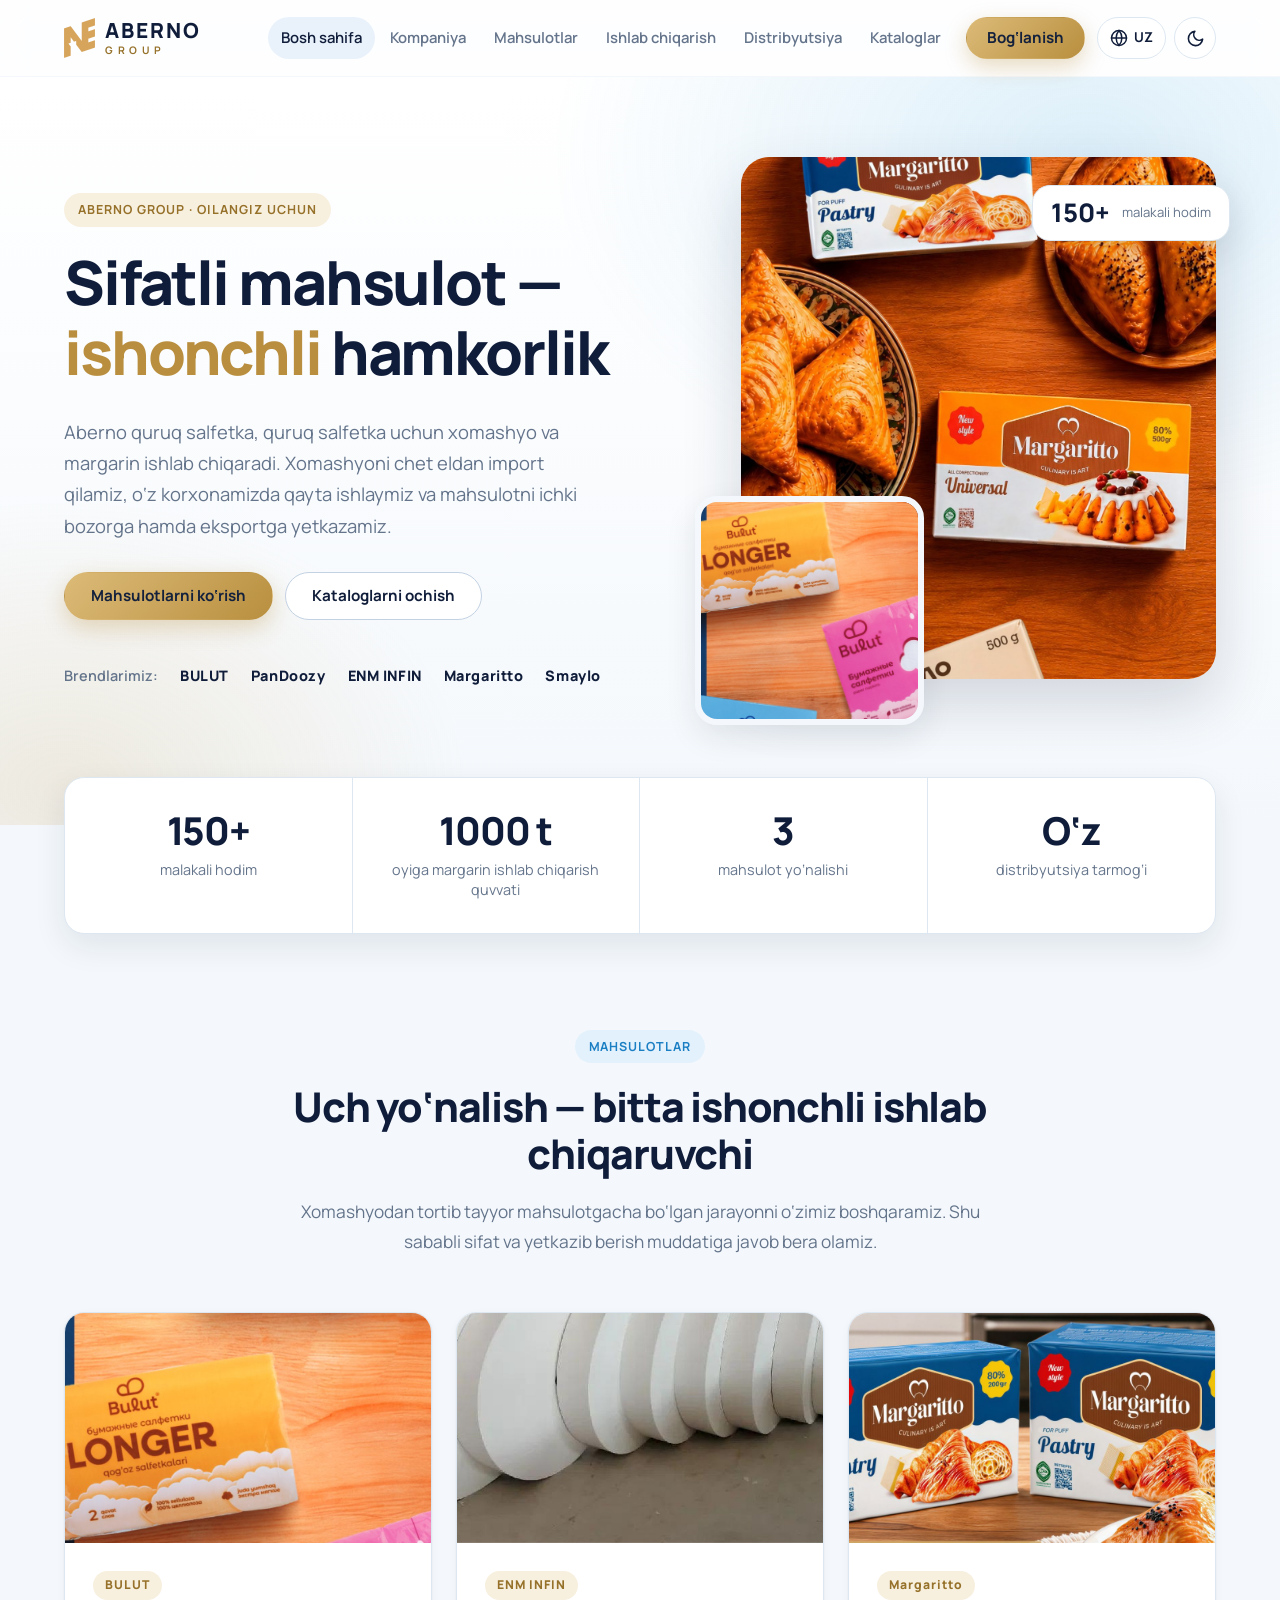
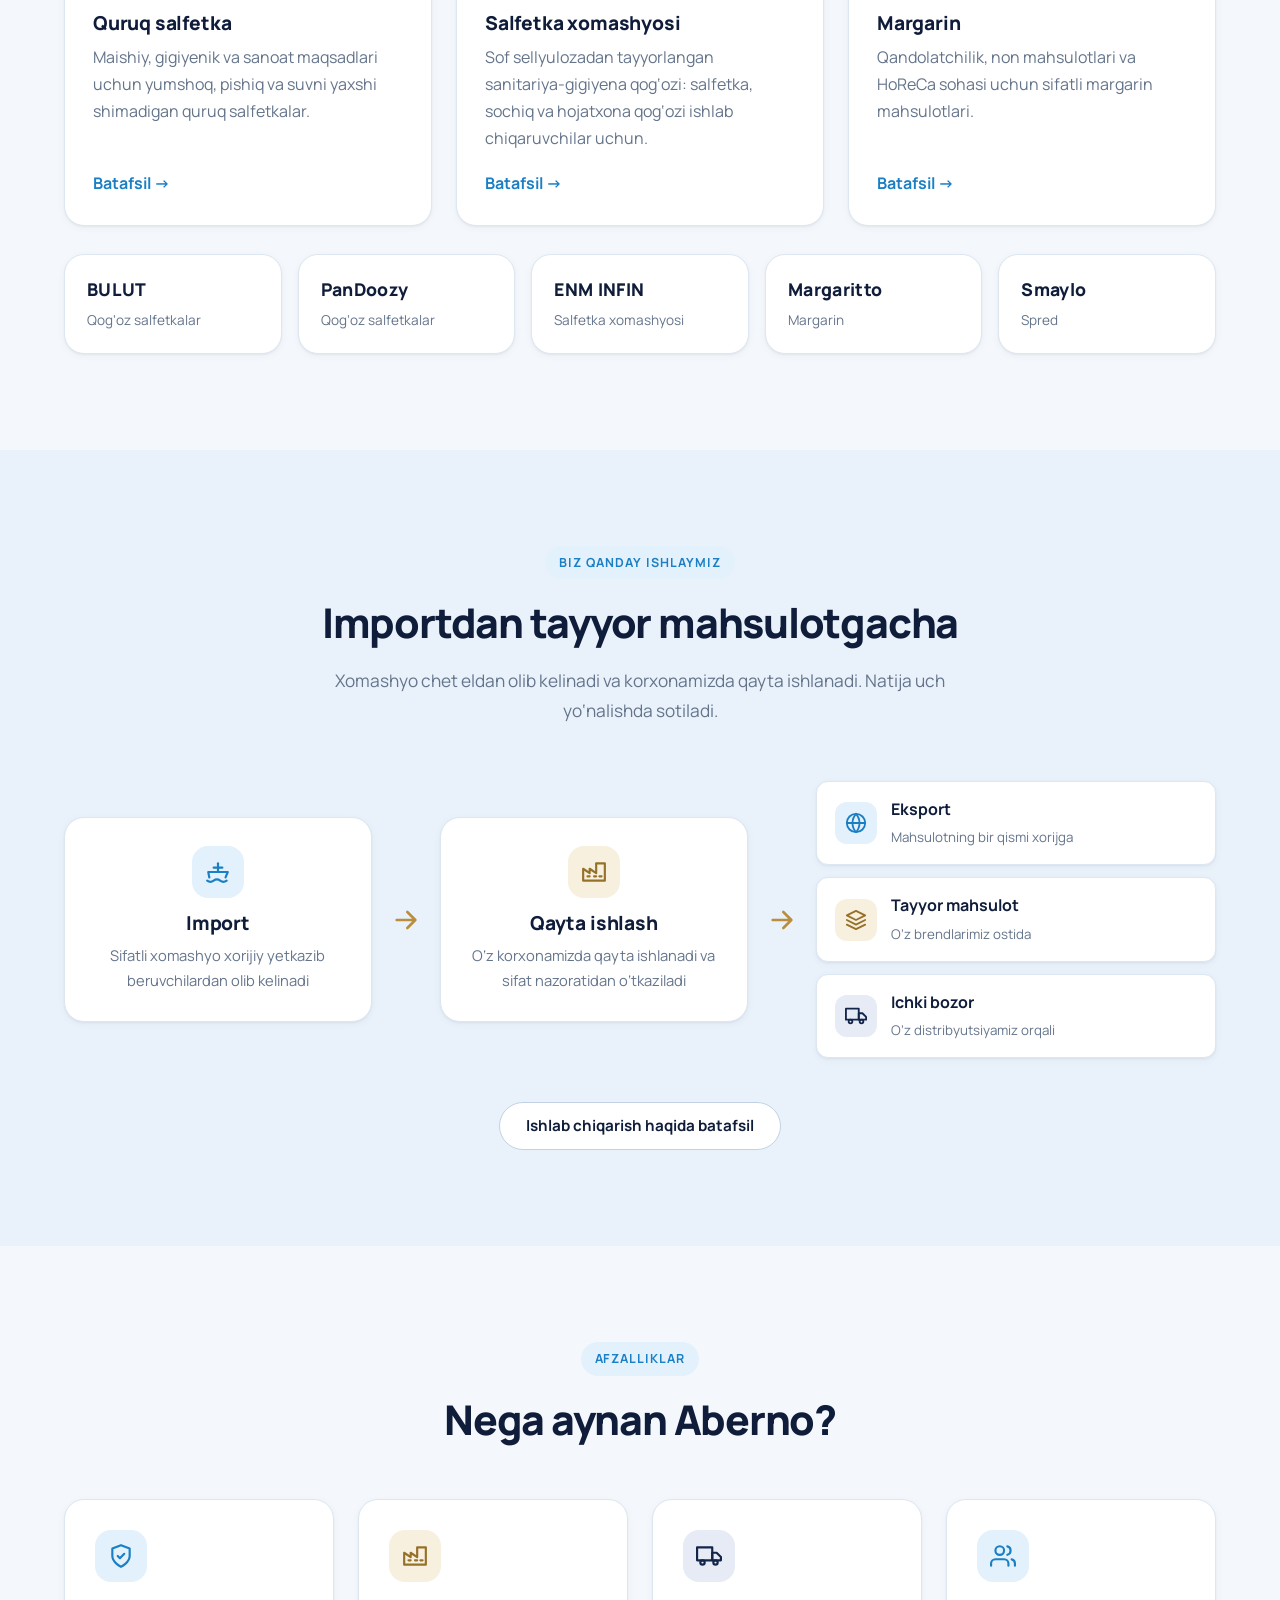
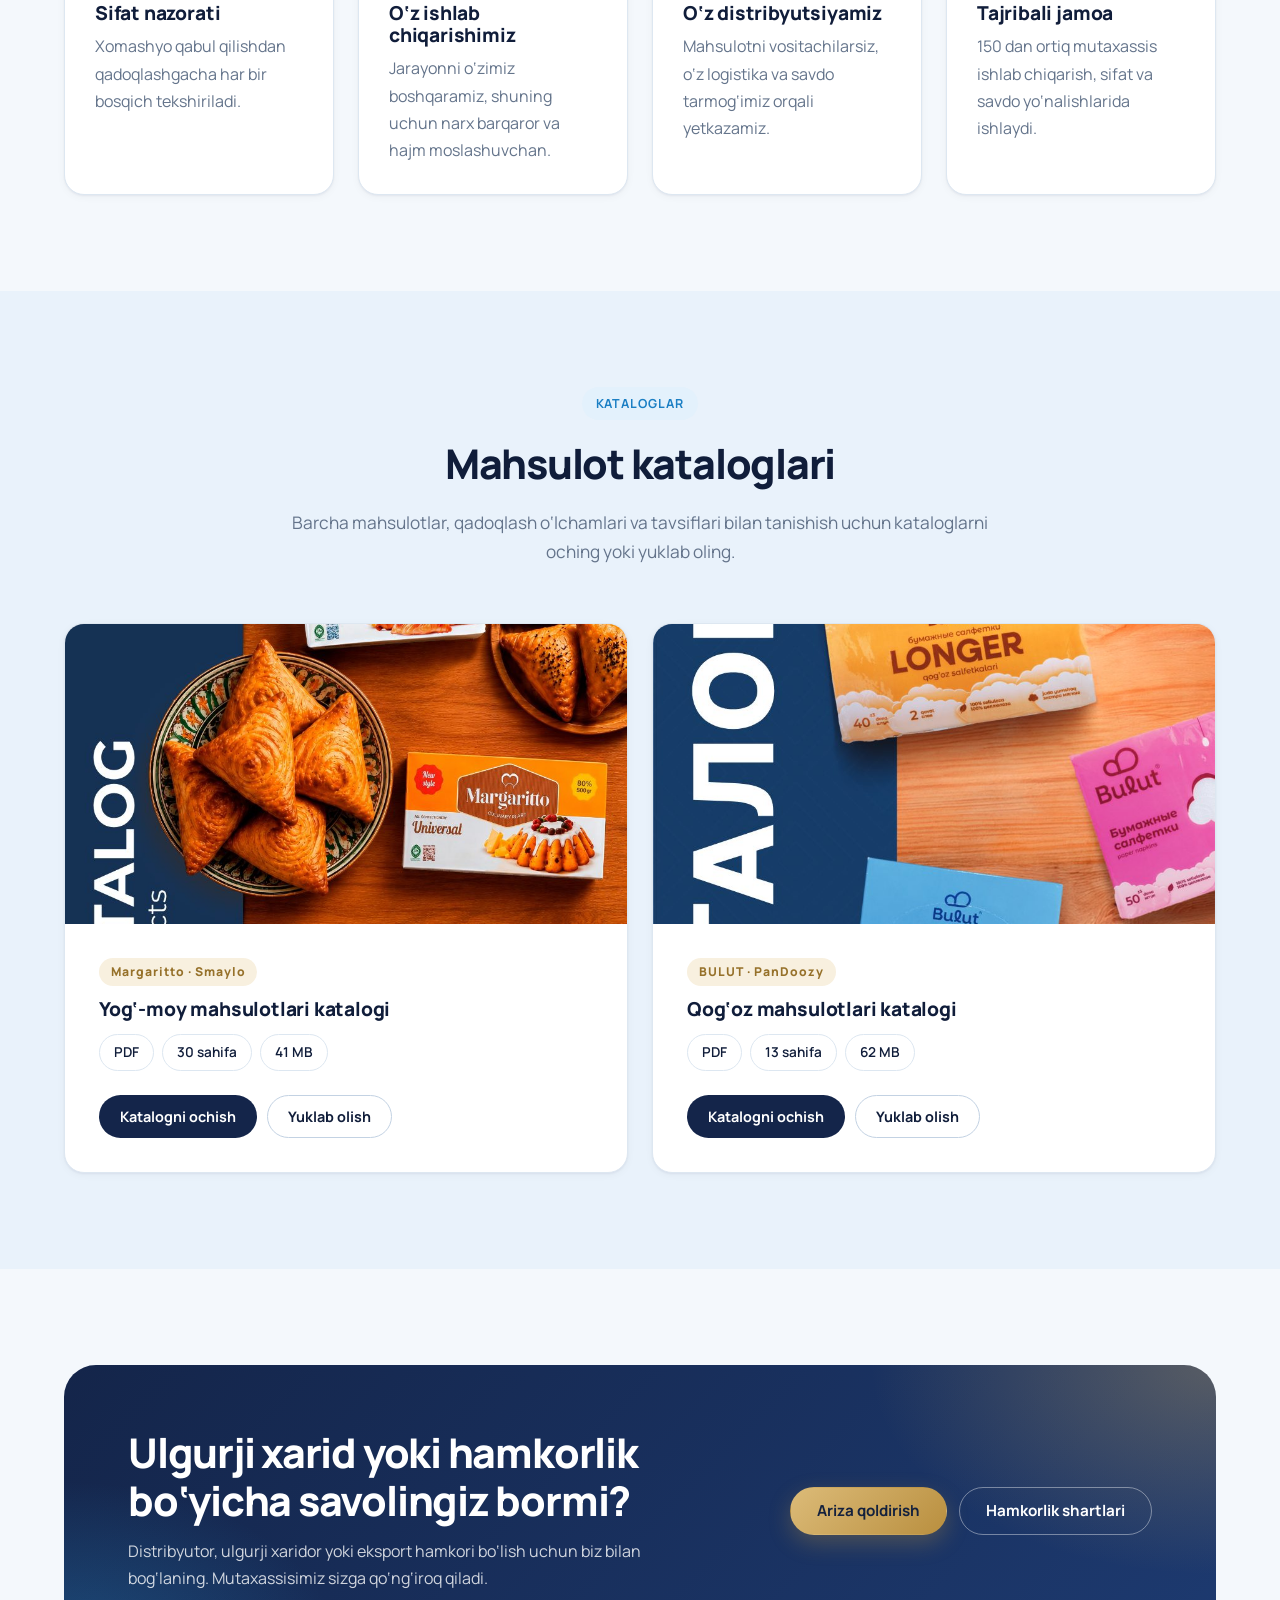
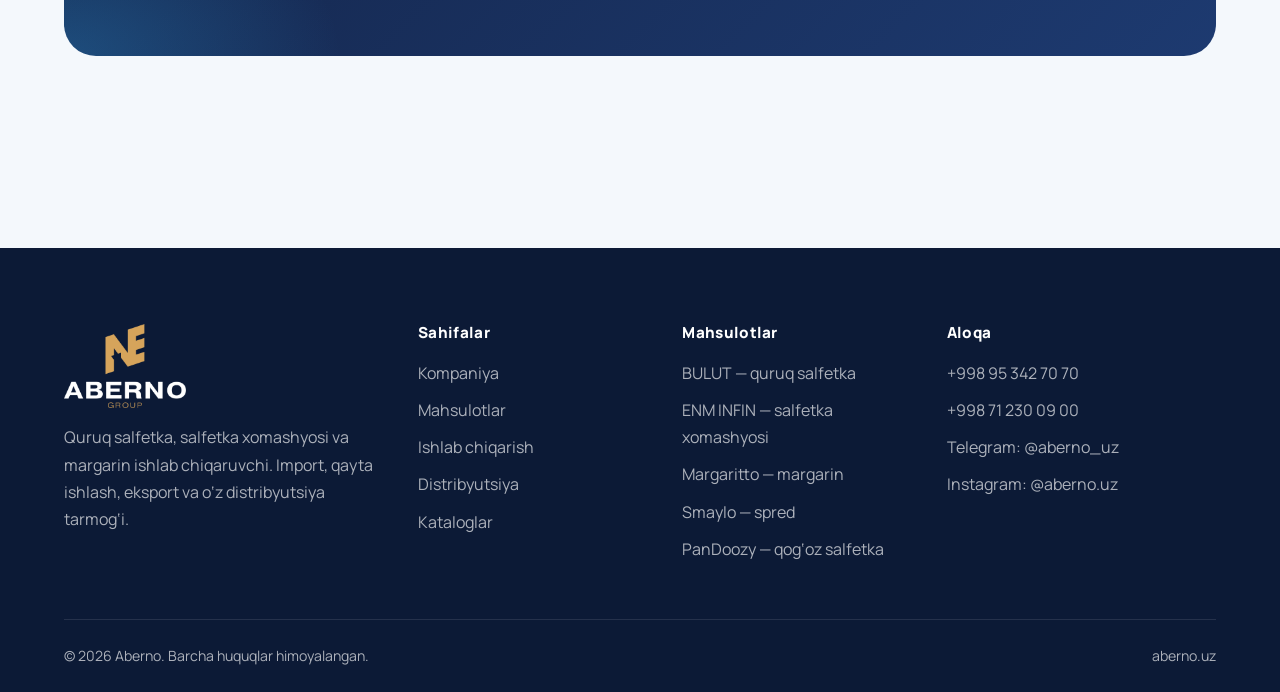
<file: index.html>
<!DOCTYPE html>
<html lang="uz">
<head>
  <meta charset="UTF-8">
  <meta name="viewport" content="width=device-width, initial-scale=1.0">
  <title>Aberno — Quruq salfetka, salfetka xomashyosi va margarin</title>
  <meta name="description" content="Aberno — quruq salfetka, quruq salfetka uchun xomashyo va margarin ishlab chiqaruvchi kompaniya. Import, qayta ishlash, eksport va o‘z distribyutsiya tarmog‘i.">
  <link rel="icon" href="assets/img/favicon.png" type="image/png">
  <link rel="preconnect" href="https://fonts.googleapis.com">
  <link rel="preconnect" href="https://fonts.gstatic.com" crossorigin>
  <link href="https://fonts.googleapis.com/css2?family=Manrope:wght@400;500;600;700;800&display=swap" rel="stylesheet">
  <link rel="stylesheet" href="css/style.css">
  <script>
    try {
      var t = localStorage.getItem("theme");
      if (t === "light" || t === "dark") document.documentElement.dataset.theme = t;
      var l = localStorage.getItem("lang");
      if (l === "ru" || l === "en") {
        document.documentElement.lang = l;
        document.documentElement.classList.add("i18n-loading");
        setTimeout(function () { document.documentElement.classList.remove("i18n-loading"); }, 2000);
      }
    } catch (e) {}
  </script>
</head>
<body>

  <header class="header">
    <div class="container header__inner">
      <a href="index.html" class="logo"><img src="assets/img/logo-mark.png" alt="" width="31" height="40"><span class="logo__text">ABERNO<small>GROUP</small></span></a>
      <nav class="nav" id="nav" aria-label="Asosiy menyu">
        <a href="index.html" class="nav__link" aria-current="page">Bosh sahifa</a>
        <a href="about.html" class="nav__link">Kompaniya</a>
        <a href="products.html" class="nav__link">Mahsulotlar</a>
        <a href="production.html" class="nav__link">Ishlab chiqarish</a>
        <a href="distribution.html" class="nav__link">Distribyutsiya</a>
        <a href="catalogs.html" class="nav__link">Kataloglar</a>
        <a href="contact.html" class="btn btn--primary nav__cta">Bog‘lanish</a>
      </nav>
      <div class="header__actions">
        <div class="lang" data-i18n-skip>
          <button type="button" class="lang__btn" aria-haspopup="true" aria-expanded="false" aria-label="Tilni tanlash">
            <svg viewBox="0 0 24 24" fill="none" stroke="currentColor" stroke-width="2" stroke-linecap="round" stroke-linejoin="round" aria-hidden="true"><circle cx="12" cy="12" r="10"/><path d="M2 12h20"/><path d="M12 2a15 15 0 0 1 0 20 15 15 0 0 1 0-20"/></svg>
            <span class="lang__current">UZ</span>
          </button>
          <ul class="lang__menu">
            <li><button type="button" data-lang="uz" lang="uz">O‘zbekcha</button></li>
            <li><button type="button" data-lang="ru" lang="ru">Русский</button></li>
            <li><button type="button" data-lang="en" lang="en">English</button></li>
          </ul>
        </div>
        <button type="button" class="theme-toggle" data-i18n-skip aria-label="Qorong‘u rejimga o‘tish" aria-pressed="false">
          <svg class="icon-moon" viewBox="0 0 24 24" fill="none" stroke="currentColor" stroke-width="2" stroke-linecap="round" stroke-linejoin="round" aria-hidden="true"><path d="M21 12.8A9 9 0 1 1 11.2 3a7 7 0 0 0 9.8 9.8Z"/></svg>
          <svg class="icon-sun" viewBox="0 0 24 24" fill="none" stroke="currentColor" stroke-width="2" stroke-linecap="round" stroke-linejoin="round" aria-hidden="true"><circle cx="12" cy="12" r="4"/><path d="M12 2v2M12 20v2M4.9 4.9l1.4 1.4M17.7 17.7l1.4 1.4M2 12h2M20 12h2M4.9 19.1l1.4-1.4M17.7 6.3l1.4-1.4"/></svg>
        </button>
        <button class="burger" aria-label="Menyuni ochish" aria-expanded="false" aria-controls="nav"><span></span><span></span><span></span></button>
      </div>
    </div>
  </header>

  <main>
    <!-- Hero -->
    <section class="hero">
      <div class="container hero__grid">
        <div>
          <span class="eyebrow">Aberno Group · Oilangiz uchun</span>
          <h1>Sifatli mahsulot — <span>ishonchli</span> hamkorlik</h1>
          <p class="hero__lead">Aberno quruq salfetka, quruq salfetka uchun xomashyo va margarin ishlab chiqaradi. Xomashyoni chet eldan import qilamiz, o‘z korxonamizda qayta ishlaymiz va mahsulotni ichki bozorga hamda eksportga yetkazamiz.</p>
          <div class="hero__actions">
            <a href="products.html" class="btn btn--primary">Mahsulotlarni ko‘rish</a>
            <a href="catalogs.html" class="btn btn--outline">Kataloglarni ochish</a>
          </div>
          <ul class="hero__brands">
            <li>Brendlarimiz:</li>
            <li>BULUT</li>
            <li>PanDoozy</li>
            <li>ENM INFIN</li>
            <li>Margaritto</li>
            <li>Smaylo</li>
          </ul>
        </div>
        <div class="hero__visual">
          <img class="hero__img hero__img--main" src="assets/img/margaritto.jpg" alt="Margaritto margarini va undan tayyorlangan pishiriqlar" width="1200" height="1791">
          <img class="hero__img hero__img--side" src="assets/img/bulut.jpg" alt="BULUT qog‘oz salfetkalari" width="900" height="1094">
          <div class="hero__badge"><strong>150+</strong><span>malakali hodim</span></div>
        </div>
      </div>
    </section>

    <!-- Statistika -->
    <div class="container">
      <div class="stats reveal">
        <div class="stat"><div class="stat__num" data-count="150" data-suffix="+">150+</div><div class="stat__label">malakali hodim</div></div>
        <div class="stat"><div class="stat__num" data-count="1000" data-suffix=" t">1000 t</div><div class="stat__label">oyiga margarin ishlab chiqarish quvvati</div></div>
        <div class="stat"><div class="stat__num" data-count="3">3</div><div class="stat__label">mahsulot yo‘nalishi</div></div>
        <div class="stat"><div class="stat__num">O‘z</div><div class="stat__label">distribyutsiya tarmog‘i</div></div>
      </div>
    </div>

    <!-- Mahsulotlar -->
    <section class="section">
      <div class="container">
        <div class="section__head reveal">
          <span class="eyebrow eyebrow--dark">Mahsulotlar</span>
          <h2>Uch yo‘nalish — bitta ishonchli ishlab chiqaruvchi</h2>
          <p>Xomashyodan tortib tayyor mahsulotgacha bo‘lgan jarayonni o‘zimiz boshqaramiz. Shu sababli sifat va yetkazib berish muddatiga javob bera olamiz.</p>
        </div>
        <div class="grid grid--3">
          <article class="card product-card reveal">
            <div class="product-card__top bg-teal"><img src="assets/img/bulut.jpg" alt="BULUT qog‘oz salfetkalari" loading="lazy" width="900" height="1094"></div>
            <div class="product-card__body">
              <span class="brand-badge">BULUT</span>
              <h3>Quruq salfetka</h3>
              <p>Maishiy, gigiyenik va sanoat maqsadlari uchun yumshoq, pishiq va suvni yaxshi shimadigan quruq salfetkalar.</p>
              <a href="products.html#salfetka" class="card__link">Batafsil →</a>
            </div>
          </article>
          <article class="card product-card reveal">
            <div class="product-card__top bg-navy"><img src="assets/img/enm-rolls.jpg" alt="ENM INFIN qog‘oz rulonlari" loading="lazy" width="2056" height="904"></div>
            <div class="product-card__body">
              <span class="brand-badge">ENM INFIN</span>
              <h3>Salfetka xomashyosi</h3>
              <p>Sof sellyulozadan tayyorlangan sanitariya-gigiyena qog‘ozi: salfetka, sochiq va hojatxona qog‘ozi ishlab chiqaruvchilar uchun.</p>
              <a href="products.html#xomashyo" class="card__link">Batafsil →</a>
            </div>
          </article>
          <article class="card product-card reveal">
            <div class="product-card__top bg-accent"><img src="assets/img/margaritto-wide.jpg" alt="Margaritto margarin qadoqlari" loading="lazy" width="1400" height="588"></div>
            <div class="product-card__body">
              <span class="brand-badge">Margaritto</span>
              <h3>Margarin</h3>
              <p>Qandolatchilik, non mahsulotlari va HoReCa sohasi uchun sifatli margarin mahsulotlari.</p>
              <a href="products.html#margarin" class="card__link">Batafsil →</a>
            </div>
          </article>
        </div>
        <div class="brands reveal">
          <a class="brand" href="products.html#salfetka"><strong>BULUT</strong><span>Qog‘oz salfetkalar</span></a>
          <a class="brand" href="products.html#pandoozy"><strong>PanDoozy</strong><span>Qog‘oz salfetkalar</span></a>
          <a class="brand" href="products.html#xomashyo"><strong>ENM INFIN</strong><span>Salfetka xomashyosi</span></a>
          <a class="brand" href="products.html#margarin"><strong>Margaritto</strong><span>Margarin</span></a>
          <a class="brand" href="products.html#smaylo"><strong>Smaylo</strong><span>Spred</span></a>
        </div>
      </div>
    </section>

    <!-- Ishlab chiqarish zanjiri -->
    <section class="section section--white">
      <div class="container">
        <div class="section__head reveal">
          <span class="eyebrow eyebrow--dark">Biz qanday ishlaymiz</span>
          <h2>Importdan tayyor mahsulotgacha</h2>
          <p>Xomashyo chet eldan olib kelinadi va korxonamizda qayta ishlanadi. Natija uch yo‘nalishda sotiladi.</p>
        </div>
        <div class="flow reveal">
          <div class="flow__step">
            <div class="icon-box"><svg viewBox="0 0 24 24" fill="none" stroke="currentColor" stroke-width="2" stroke-linecap="round" stroke-linejoin="round"><path d="M2 20c2 1.5 4 1.5 6 0s4-1.5 6 0 4 1.5 6 0"/><path d="M4 17 3 12h18l-2 5"/><path d="M12 12V4"/><path d="M8 8h8"/></svg></div>
            <h3>Import</h3>
            <p>Sifatli xomashyo xorijiy yetkazib beruvchilardan olib kelinadi</p>
          </div>
          <div class="flow__arrow" aria-hidden="true"><svg viewBox="0 0 24 24" fill="none" stroke="currentColor" stroke-width="2" stroke-linecap="round" stroke-linejoin="round"><path d="M5 12h14M13 6l6 6-6 6"/></svg></div>
          <div class="flow__step">
            <div class="icon-box icon-box--accent"><svg viewBox="0 0 24 24" fill="none" stroke="currentColor" stroke-width="2" stroke-linecap="round" stroke-linejoin="round"><path d="M2 20V9l6 4V9l6 4V4h8v16Z"/><path d="M6 16h2M12 16h2M17 16h2"/></svg></div>
            <h3>Qayta ishlash</h3>
            <p>O‘z korxonamizda qayta ishlanadi va sifat nazoratidan o‘tkaziladi</p>
          </div>
          <div class="flow__arrow" aria-hidden="true"><svg viewBox="0 0 24 24" fill="none" stroke="currentColor" stroke-width="2" stroke-linecap="round" stroke-linejoin="round"><path d="M5 12h14M13 6l6 6-6 6"/></svg></div>
          <div class="flow__outputs">
            <div class="flow__out">
              <div class="icon-box"><svg viewBox="0 0 24 24" fill="none" stroke="currentColor" stroke-width="2" stroke-linecap="round" stroke-linejoin="round"><circle cx="12" cy="12" r="10"/><path d="M2 12h20"/><path d="M12 2a15 15 0 0 1 0 20 15 15 0 0 1 0-20"/></svg></div>
              <div><strong>Eksport</strong><small>Mahsulotning bir qismi xorijga</small></div>
            </div>
            <div class="flow__out">
              <div class="icon-box icon-box--accent"><svg viewBox="0 0 24 24" fill="none" stroke="currentColor" stroke-width="2" stroke-linecap="round" stroke-linejoin="round"><path d="M12 2 2 7l10 5 10-5-10-5Z"/><path d="m2 17 10 5 10-5"/><path d="m2 12 10 5 10-5"/></svg></div>
              <div><strong>Tayyor mahsulot</strong><small>O‘z brendlarimiz ostida</small></div>
            </div>
            <div class="flow__out">
              <div class="icon-box icon-box--navy"><svg viewBox="0 0 24 24" fill="none" stroke="currentColor" stroke-width="2" stroke-linecap="round" stroke-linejoin="round"><path d="M1 4h14v12H1z"/><path d="M15 9h4l4 4v3h-8z"/><circle cx="6" cy="18" r="2"/><circle cx="18" cy="18" r="2"/></svg></div>
              <div><strong>Ichki bozor</strong><small>O‘z distribyutsiyamiz orqali</small></div>
            </div>
          </div>
        </div>
        <div style="text-align:center;margin-top:44px">
          <a href="production.html" class="btn btn--outline">Ishlab chiqarish haqida batafsil</a>
        </div>
      </div>
    </section>

    <!-- Afzalliklar -->
    <section class="section">
      <div class="container">
        <div class="section__head reveal">
          <span class="eyebrow eyebrow--dark">Afzalliklar</span>
          <h2>Nega aynan Aberno?</h2>
        </div>
        <div class="grid grid--4">
          <div class="card reveal">
            <div class="icon-box"><svg viewBox="0 0 24 24" fill="none" stroke="currentColor" stroke-width="2" stroke-linecap="round" stroke-linejoin="round"><path d="M12 22s8-4 8-10V5l-8-3-8 3v7c0 6 8 10 8 10Z"/><path d="m9 12 2 2 4-4"/></svg></div>
            <h3>Sifat nazorati</h3>
            <p>Xomashyo qabul qilishdan qadoqlashgacha har bir bosqich tekshiriladi.</p>
          </div>
          <div class="card reveal">
            <div class="icon-box icon-box--accent"><svg viewBox="0 0 24 24" fill="none" stroke="currentColor" stroke-width="2" stroke-linecap="round" stroke-linejoin="round"><path d="M2 20V9l6 4V9l6 4V4h8v16Z"/><path d="M6 16h2M12 16h2M17 16h2"/></svg></div>
            <h3>O‘z ishlab chiqarishimiz</h3>
            <p>Jarayonni o‘zimiz boshqaramiz, shuning uchun narx barqaror va hajm moslashuvchan.</p>
          </div>
          <div class="card reveal">
            <div class="icon-box icon-box--navy"><svg viewBox="0 0 24 24" fill="none" stroke="currentColor" stroke-width="2" stroke-linecap="round" stroke-linejoin="round"><path d="M1 4h14v12H1z"/><path d="M15 9h4l4 4v3h-8z"/><circle cx="6" cy="18" r="2"/><circle cx="18" cy="18" r="2"/></svg></div>
            <h3>O‘z distribyutsiyamiz</h3>
            <p>Mahsulotni vositachilarsiz, o‘z logistika va savdo tarmog‘imiz orqali yetkazamiz.</p>
          </div>
          <div class="card reveal">
            <div class="icon-box"><svg viewBox="0 0 24 24" fill="none" stroke="currentColor" stroke-width="2" stroke-linecap="round" stroke-linejoin="round"><path d="M17 21v-2a4 4 0 0 0-4-4H5a4 4 0 0 0-4 4v2"/><circle cx="9" cy="7" r="4"/><path d="M23 21v-2a4 4 0 0 0-3-3.87"/><path d="M16 3.13a4 4 0 0 1 0 7.75"/></svg></div>
            <h3>Tajribali jamoa</h3>
            <p>150 dan ortiq mutaxassis ishlab chiqarish, sifat va savdo yo‘nalishlarida ishlaydi.</p>
          </div>
        </div>
      </div>
    </section>

    <!-- Kataloglar -->
    <section class="section section--white">
      <div class="container">
        <div class="section__head reveal">
          <span class="eyebrow eyebrow--dark">Kataloglar</span>
          <h2>Mahsulot kataloglari</h2>
          <p>Barcha mahsulotlar, qadoqlash o‘lchamlari va tavsiflari bilan tanishish uchun kataloglarni oching yoki yuklab oling.</p>
        </div>
        <div class="grid grid--2">
          <article class="card catalog catalog--stack reveal">
            <a class="catalog__cover" href="assets/catalogs/aberno-katalog.pdf" target="_blank" rel="noopener"><img src="assets/img/cat-aberno-1.jpg" alt="Yog‘-moy mahsulotlari katalogi muqovasi" loading="lazy" width="900" height="900"></a>
            <div class="catalog__body">
              <span class="brand-badge">Margaritto · Smaylo</span>
              <h3>Yog‘-moy mahsulotlari katalogi</h3>
              <div class="catalog__meta"><span class="chip">PDF</span><span class="chip">30 sahifa</span><span class="chip">41 MB</span></div>
              <div class="catalog__actions">
                <a class="btn btn--teal" href="assets/catalogs/aberno-katalog.pdf" target="_blank" rel="noopener">Katalogni ochish</a>
                <a class="btn btn--outline" href="assets/catalogs/aberno-katalog.pdf" download>Yuklab olish</a>
              </div>
            </div>
          </article>
          <article class="card catalog catalog--stack reveal">
            <a class="catalog__cover" href="assets/catalogs/bulut-katalog.pdf" target="_blank" rel="noopener"><img src="assets/img/cat-bulut-1.jpg" alt="BULUT qog‘oz mahsulotlari katalogi muqovasi" loading="lazy" width="900" height="1273"></a>
            <div class="catalog__body">
              <span class="brand-badge">BULUT · PanDoozy</span>
              <h3>Qog‘oz mahsulotlari katalogi</h3>
              <div class="catalog__meta"><span class="chip">PDF</span><span class="chip">13 sahifa</span><span class="chip">62 MB</span></div>
              <div class="catalog__actions">
                <a class="btn btn--teal" href="assets/catalogs/bulut-katalog.pdf" target="_blank" rel="noopener">Katalogni ochish</a>
                <a class="btn btn--outline" href="assets/catalogs/bulut-katalog.pdf" download>Yuklab olish</a>
              </div>
            </div>
          </article>
        </div>
      </div>
    </section>

    <!-- CTA -->
    <section class="section">
      <div class="container">
        <div class="cta reveal">
          <div>
            <h2>Ulgurji xarid yoki hamkorlik bo‘yicha savolingiz bormi?</h2>
            <p>Distribyutor, ulgurji xaridor yoki eksport hamkori bo‘lish uchun biz bilan bog‘laning. Mutaxassisimiz sizga qo‘ng‘iroq qiladi.</p>
          </div>
          <div class="cta__actions">
            <a href="contact.html" class="btn btn--primary">Ariza qoldirish</a>
            <a href="distribution.html" class="btn btn--ghost">Hamkorlik shartlari</a>
          </div>
        </div>
      </div>
    </section>
  </main>

  <footer class="footer">
    <div class="container">
      <div class="footer__grid">
        <div>
          <a href="index.html" class="logo"><img class="logo__full" src="assets/img/logo-full-light.png" alt="Aberno Group" width="122" height="84"></a>
          <p>Quruq salfetka, salfetka xomashyosi va margarin ishlab chiqaruvchi. Import, qayta ishlash, eksport va o‘z distribyutsiya tarmog‘i.</p>
        </div>
        <div>
          <h4>Sahifalar</h4>
          <ul>
            <li><a href="about.html">Kompaniya</a></li>
            <li><a href="products.html">Mahsulotlar</a></li>
            <li><a href="production.html">Ishlab chiqarish</a></li>
            <li><a href="distribution.html">Distribyutsiya</a></li>
            <li><a href="catalogs.html">Kataloglar</a></li>
          </ul>
        </div>
        <div>
          <h4>Mahsulotlar</h4>
          <ul>
            <li><a href="products.html#salfetka">BULUT — quruq salfetka</a></li>
            <li><a href="products.html#xomashyo">ENM INFIN — salfetka xomashyosi</a></li>
            <li><a href="products.html#margarin">Margaritto — margarin</a></li>
            <li><a href="products.html#smaylo">Smaylo — spred</a></li>
            <li><a href="products.html#pandoozy">PanDoozy — qog‘oz salfetka</a></li>
          </ul>
        </div>
        <div>
          <h4>Aloqa</h4>
          <ul>
            <li><a href="tel:+998953427070">+998 95 342 70 70</a></li>
            <li><a href="tel:+998712300900">+998 71 230 09 00</a></li>
            <li><a href="https://t.me/aberno_uz" target="_blank" rel="noopener">Telegram: @aberno_uz</a></li>
            <li><a href="https://www.instagram.com/aberno.uz" target="_blank" rel="noopener">Instagram: @aberno.uz</a></li>
          </ul>
        </div>
      </div>
      <div class="footer__bottom">
        <span>© <span data-year>2026</span> Aberno. Barcha huquqlar himoyalangan.</span>
        <span>aberno.uz</span>
      </div>
    </div>
  </footer>

  <script src="js/i18n.js"></script>
  <script src="js/main.js"></script>
</body>
</html>
</file>
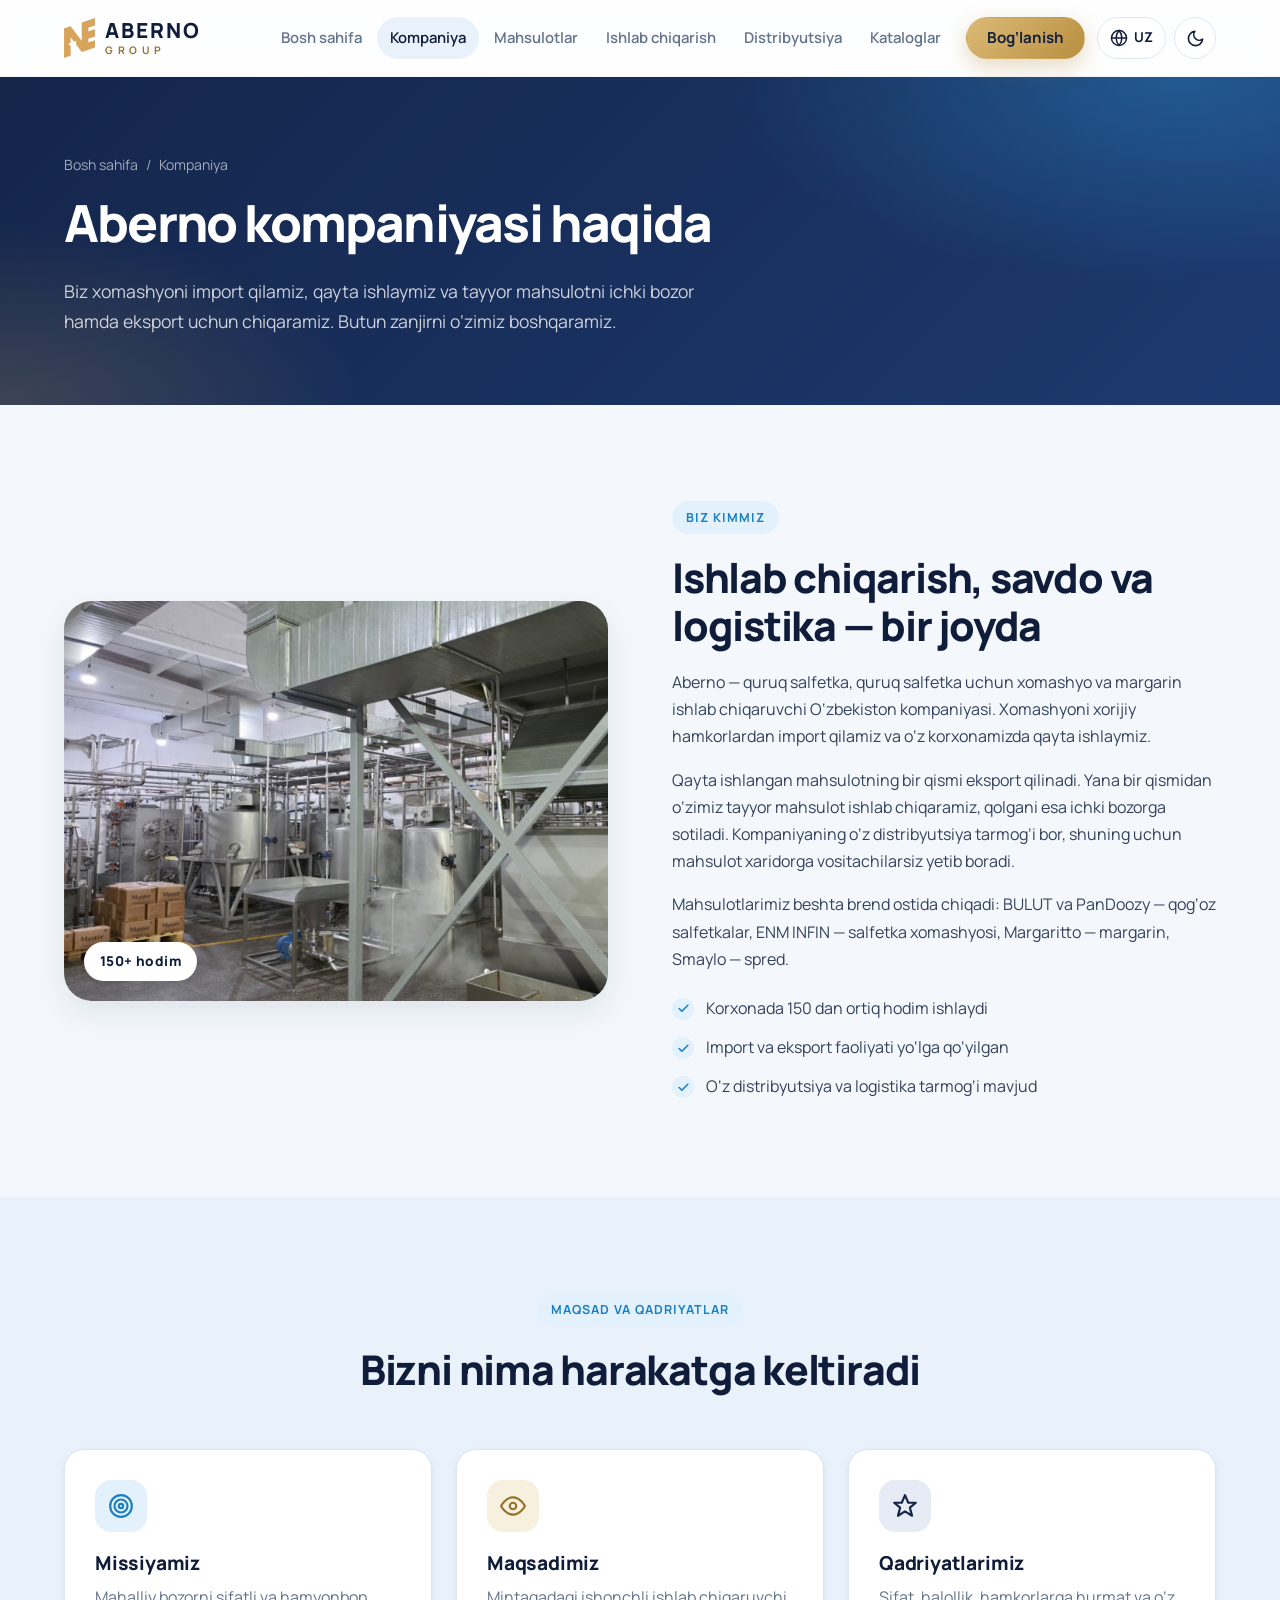
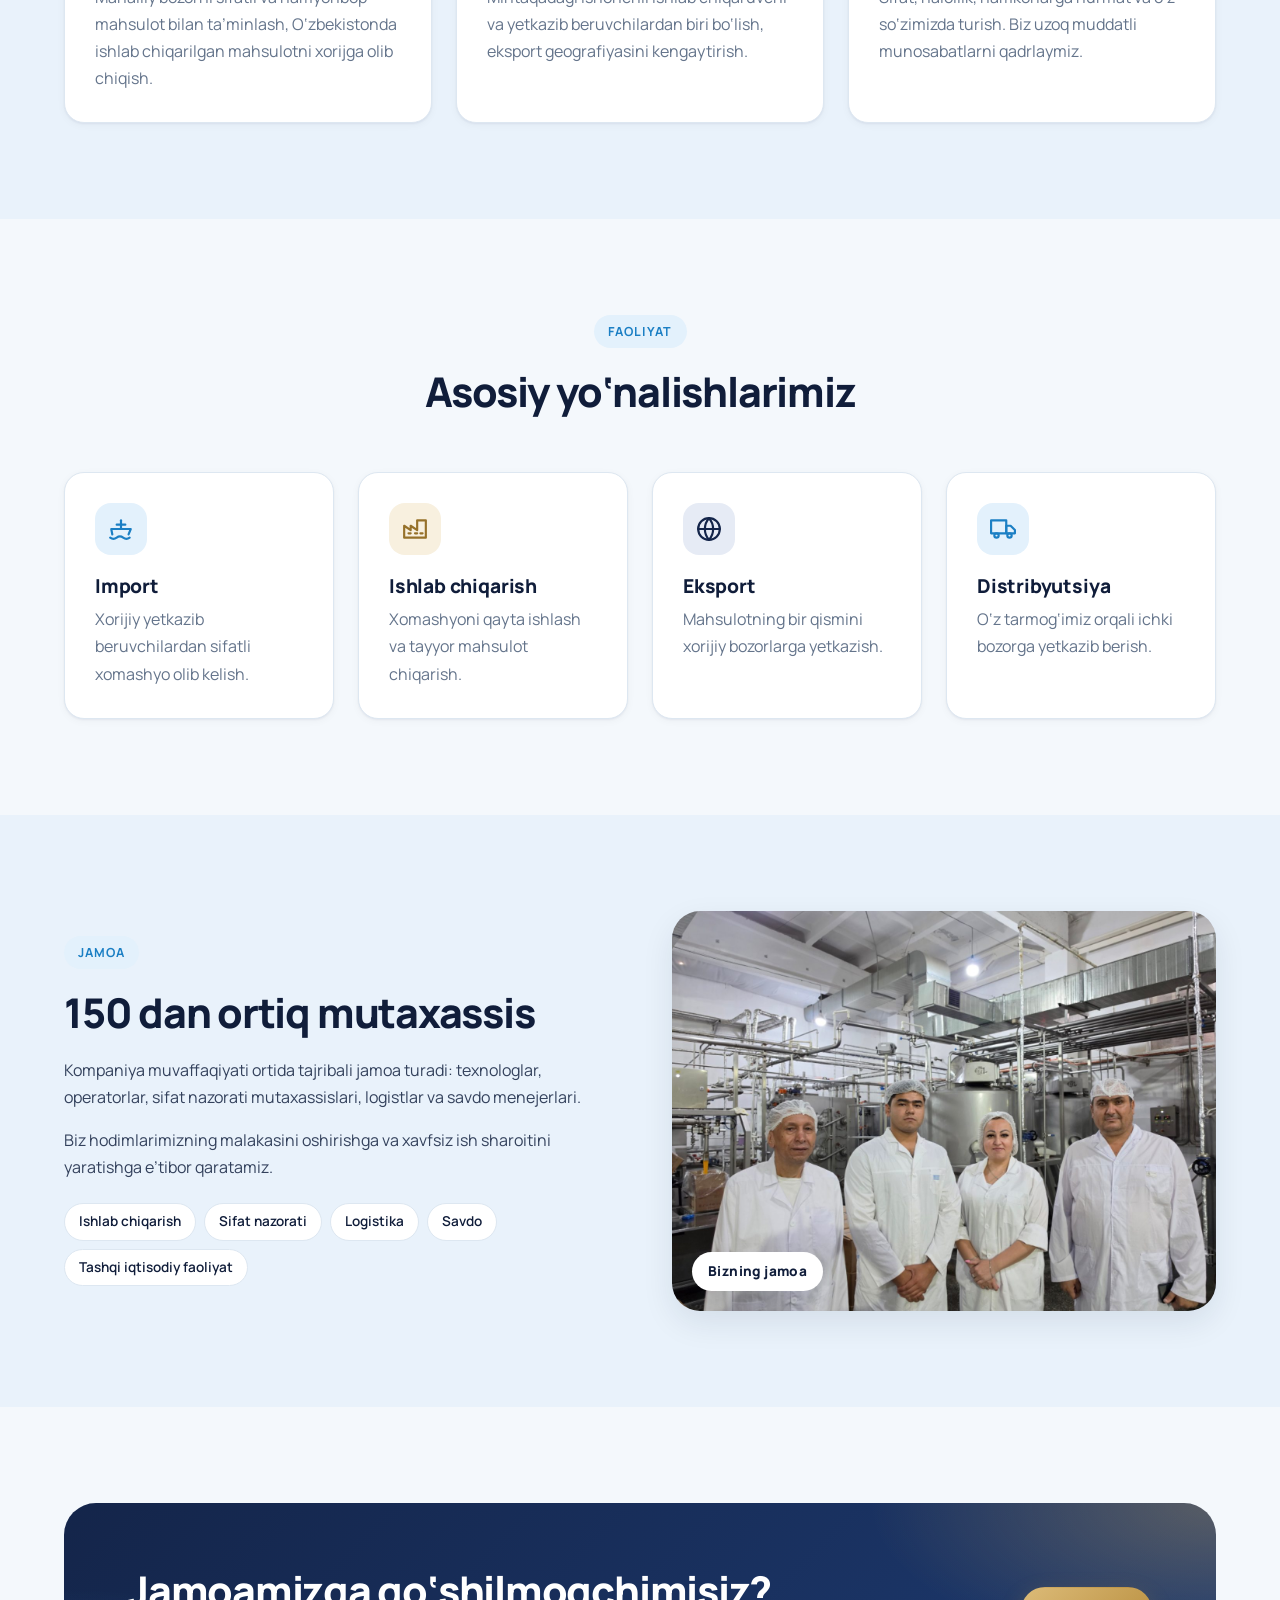
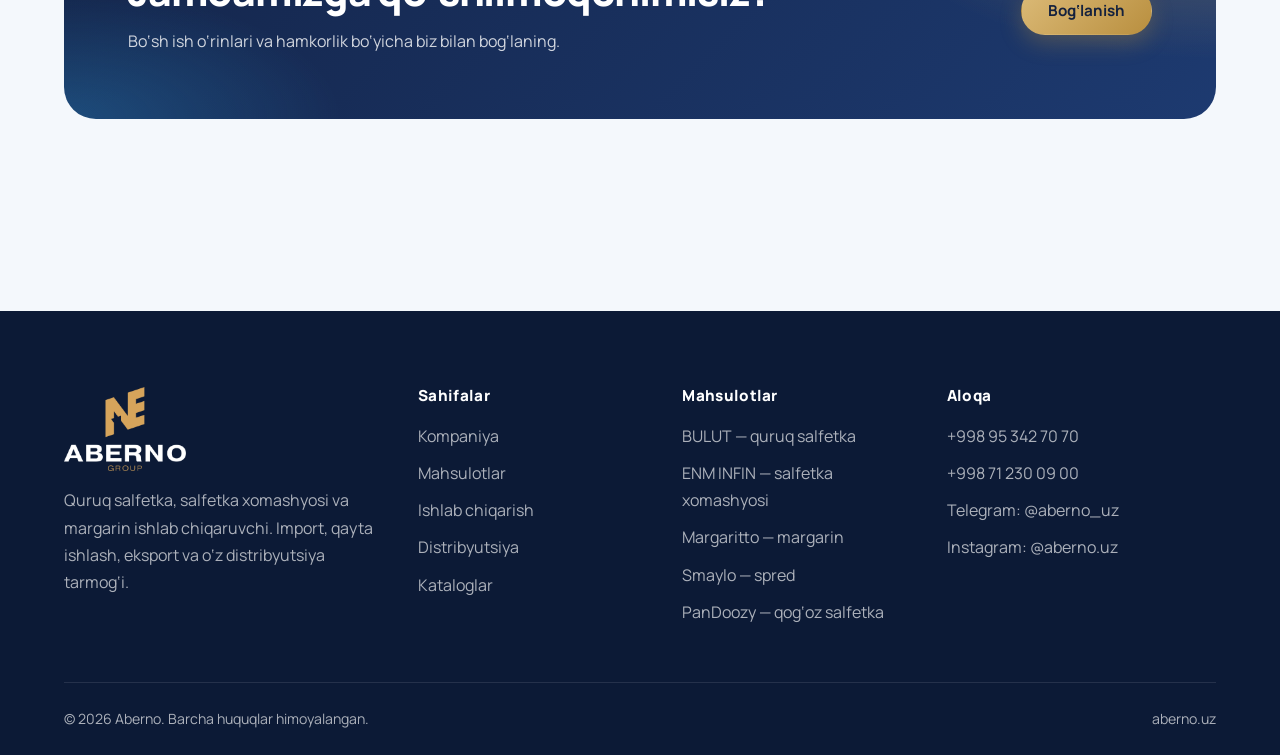
<file: about.html>
<!DOCTYPE html>
<html lang="uz">
<head>
  <meta charset="UTF-8">
  <meta name="viewport" content="width=device-width, initial-scale=1.0">
  <title>Kompaniya haqida — Aberno</title>
  <meta name="description" content="Aberno kompaniyasi haqida: 150 dan ortiq hodim, o‘z ishlab chiqarishi, import, eksport va distribyutsiya tarmog‘i.">
  <link rel="icon" href="assets/img/favicon.png" type="image/png">
  <link rel="preconnect" href="https://fonts.googleapis.com">
  <link rel="preconnect" href="https://fonts.gstatic.com" crossorigin>
  <link href="https://fonts.googleapis.com/css2?family=Manrope:wght@400;500;600;700;800&display=swap" rel="stylesheet">
  <link rel="stylesheet" href="css/style.css">
  <script>
    try {
      var t = localStorage.getItem("theme");
      if (t === "light" || t === "dark") document.documentElement.dataset.theme = t;
      var l = localStorage.getItem("lang");
      if (l === "ru" || l === "en") {
        document.documentElement.lang = l;
        document.documentElement.classList.add("i18n-loading");
        setTimeout(function () { document.documentElement.classList.remove("i18n-loading"); }, 2000);
      }
    } catch (e) {}
  </script>
</head>
<body>

  <header class="header">
    <div class="container header__inner">
      <a href="index.html" class="logo"><img src="assets/img/logo-mark.png" alt="" width="31" height="40"><span class="logo__text">ABERNO<small>GROUP</small></span></a>
      <nav class="nav" id="nav" aria-label="Asosiy menyu">
        <a href="index.html" class="nav__link">Bosh sahifa</a>
        <a href="about.html" class="nav__link" aria-current="page">Kompaniya</a>
        <a href="products.html" class="nav__link">Mahsulotlar</a>
        <a href="production.html" class="nav__link">Ishlab chiqarish</a>
        <a href="distribution.html" class="nav__link">Distribyutsiya</a>
        <a href="catalogs.html" class="nav__link">Kataloglar</a>
        <a href="contact.html" class="btn btn--primary nav__cta">Bog‘lanish</a>
      </nav>
      <div class="header__actions">
        <div class="lang" data-i18n-skip>
          <button type="button" class="lang__btn" aria-haspopup="true" aria-expanded="false" aria-label="Tilni tanlash">
            <svg viewBox="0 0 24 24" fill="none" stroke="currentColor" stroke-width="2" stroke-linecap="round" stroke-linejoin="round" aria-hidden="true"><circle cx="12" cy="12" r="10"/><path d="M2 12h20"/><path d="M12 2a15 15 0 0 1 0 20 15 15 0 0 1 0-20"/></svg>
            <span class="lang__current">UZ</span>
          </button>
          <ul class="lang__menu">
            <li><button type="button" data-lang="uz" lang="uz">O‘zbekcha</button></li>
            <li><button type="button" data-lang="ru" lang="ru">Русский</button></li>
            <li><button type="button" data-lang="en" lang="en">English</button></li>
          </ul>
        </div>
        <button type="button" class="theme-toggle" data-i18n-skip aria-label="Qorong‘u rejimga o‘tish" aria-pressed="false">
          <svg class="icon-moon" viewBox="0 0 24 24" fill="none" stroke="currentColor" stroke-width="2" stroke-linecap="round" stroke-linejoin="round" aria-hidden="true"><path d="M21 12.8A9 9 0 1 1 11.2 3a7 7 0 0 0 9.8 9.8Z"/></svg>
          <svg class="icon-sun" viewBox="0 0 24 24" fill="none" stroke="currentColor" stroke-width="2" stroke-linecap="round" stroke-linejoin="round" aria-hidden="true"><circle cx="12" cy="12" r="4"/><path d="M12 2v2M12 20v2M4.9 4.9l1.4 1.4M17.7 17.7l1.4 1.4M2 12h2M20 12h2M4.9 19.1l1.4-1.4M17.7 6.3l1.4-1.4"/></svg>
        </button>
        <button class="burger" aria-label="Menyuni ochish" aria-expanded="false" aria-controls="nav"><span></span><span></span><span></span></button>
      </div>
    </div>
  </header>

  <main>
    <section class="page-hero">
      <div class="container">
        <div class="breadcrumb"><a href="index.html">Bosh sahifa</a><span>/</span><span>Kompaniya</span></div>
        <h1>Aberno kompaniyasi haqida</h1>
        <p>Biz xomashyoni import qilamiz, qayta ishlaymiz va tayyor mahsulotni ichki bozor hamda eksport uchun chiqaramiz. Butun zanjirni o‘zimiz boshqaramiz.</p>
      </div>
    </section>

    <!-- Kompaniya haqida -->
    <section class="section">
      <div class="container split">
        <div class="split__media bg-teal reveal">
          <img src="assets/img/factory.jpg" alt="" loading="lazy" width="1400" height="1334">
          <svg class="big-icon" viewBox="0 0 24 24" fill="none" stroke="currentColor" stroke-width="1.2" stroke-linecap="round" stroke-linejoin="round" aria-hidden="true"><path d="M2 20V9l6 4V9l6 4V4h8v16Z"/><path d="M6 16h2M12 16h2M17 16h2"/></svg>
          <span class="tag">150+ hodim</span>
        </div>
        <div class="reveal">
          <span class="eyebrow eyebrow--dark">Biz kimmiz</span>
          <h2>Ishlab chiqarish, savdo va logistika — bir joyda</h2>
          <p>Aberno — quruq salfetka, quruq salfetka uchun xomashyo va margarin ishlab chiqaruvchi O‘zbekiston kompaniyasi. Xomashyoni xorijiy hamkorlardan import qilamiz va o‘z korxonamizda qayta ishlaymiz.</p>
          <p>Qayta ishlangan mahsulotning bir qismi eksport qilinadi. Yana bir qismidan o‘zimiz tayyor mahsulot ishlab chiqaramiz, qolgani esa ichki bozorga sotiladi. Kompaniyaning o‘z distribyutsiya tarmog‘i bor, shuning uchun mahsulot xaridorga vositachilarsiz yetib boradi.</p>
          <p>Mahsulotlarimiz beshta brend ostida chiqadi: BULUT va PanDoozy — qog‘oz salfetkalar, ENM INFIN — salfetka xomashyosi, Margaritto — margarin, Smaylo — spred.</p>
          <ul class="check-list">
            <li>Korxonada 150 dan ortiq hodim ishlaydi</li>
            <li>Import va eksport faoliyati yo‘lga qo‘yilgan</li>
            <li>O‘z distribyutsiya va logistika tarmog‘i mavjud</li>
          </ul>
        </div>
      </div>
    </section>

    <!-- Missiya / qarashlar -->
    <section class="section section--white">
      <div class="container">
        <div class="section__head reveal">
          <span class="eyebrow eyebrow--dark">Maqsad va qadriyatlar</span>
          <h2>Bizni nima harakatga keltiradi</h2>
        </div>
        <div class="grid grid--3">
          <div class="card reveal">
            <div class="icon-box"><svg viewBox="0 0 24 24" fill="none" stroke="currentColor" stroke-width="2" stroke-linecap="round" stroke-linejoin="round"><circle cx="12" cy="12" r="10"/><circle cx="12" cy="12" r="6"/><circle cx="12" cy="12" r="2"/></svg></div>
            <h3>Missiyamiz</h3>
            <p>Mahalliy bozorni sifatli va hamyonbop mahsulot bilan ta’minlash, O‘zbekistonda ishlab chiqarilgan mahsulotni xorijga olib chiqish.</p>
          </div>
          <div class="card reveal">
            <div class="icon-box icon-box--accent"><svg viewBox="0 0 24 24" fill="none" stroke="currentColor" stroke-width="2" stroke-linecap="round" stroke-linejoin="round"><path d="M1 12s4-8 11-8 11 8 11 8-4 8-11 8S1 12 1 12Z"/><circle cx="12" cy="12" r="3"/></svg></div>
            <h3>Maqsadimiz</h3>
            <p>Mintaqadagi ishonchli ishlab chiqaruvchi va yetkazib beruvchilardan biri bo‘lish, eksport geografiyasini kengaytirish.</p>
          </div>
          <div class="card reveal">
            <div class="icon-box icon-box--navy"><svg viewBox="0 0 24 24" fill="none" stroke="currentColor" stroke-width="2" stroke-linecap="round" stroke-linejoin="round"><path d="m12 2 3 7h7l-5.5 4.5 2 7.5L12 17l-6.5 4 2-7.5L2 9h7z"/></svg></div>
            <h3>Qadriyatlarimiz</h3>
            <p>Sifat, halollik, hamkorlarga hurmat va o‘z so‘zimizda turish. Biz uzoq muddatli munosabatlarni qadrlaymiz.</p>
          </div>
        </div>
      </div>
    </section>

    <!-- Faoliyat yo'nalishlari -->
    <section class="section">
      <div class="container">
        <div class="section__head reveal">
          <span class="eyebrow eyebrow--dark">Faoliyat</span>
          <h2>Asosiy yo‘nalishlarimiz</h2>
        </div>
        <div class="grid grid--4">
          <div class="card reveal">
            <div class="icon-box"><svg viewBox="0 0 24 24" fill="none" stroke="currentColor" stroke-width="2" stroke-linecap="round" stroke-linejoin="round"><path d="M2 20c2 1.5 4 1.5 6 0s4-1.5 6 0 4 1.5 6 0"/><path d="M4 17 3 12h18l-2 5"/><path d="M12 12V4"/><path d="M8 8h8"/></svg></div>
            <h3>Import</h3>
            <p>Xorijiy yetkazib beruvchilardan sifatli xomashyo olib kelish.</p>
          </div>
          <div class="card reveal">
            <div class="icon-box icon-box--accent"><svg viewBox="0 0 24 24" fill="none" stroke="currentColor" stroke-width="2" stroke-linecap="round" stroke-linejoin="round"><path d="M2 20V9l6 4V9l6 4V4h8v16Z"/><path d="M6 16h2M12 16h2M17 16h2"/></svg></div>
            <h3>Ishlab chiqarish</h3>
            <p>Xomashyoni qayta ishlash va tayyor mahsulot chiqarish.</p>
          </div>
          <div class="card reveal">
            <div class="icon-box icon-box--navy"><svg viewBox="0 0 24 24" fill="none" stroke="currentColor" stroke-width="2" stroke-linecap="round" stroke-linejoin="round"><circle cx="12" cy="12" r="10"/><path d="M2 12h20"/><path d="M12 2a15 15 0 0 1 0 20 15 15 0 0 1 0-20"/></svg></div>
            <h3>Eksport</h3>
            <p>Mahsulotning bir qismini xorijiy bozorlarga yetkazish.</p>
          </div>
          <div class="card reveal">
            <div class="icon-box"><svg viewBox="0 0 24 24" fill="none" stroke="currentColor" stroke-width="2" stroke-linecap="round" stroke-linejoin="round"><path d="M1 4h14v12H1z"/><path d="M15 9h4l4 4v3h-8z"/><circle cx="6" cy="18" r="2"/><circle cx="18" cy="18" r="2"/></svg></div>
            <h3>Distribyutsiya</h3>
            <p>O‘z tarmog‘imiz orqali ichki bozorga yetkazib berish.</p>
          </div>
        </div>
      </div>
    </section>

    <!-- Jamoa -->
    <section class="section section--white">
      <div class="container split split--reverse">
        <div class="split__media bg-navy reveal">
          <img src="assets/img/team.jpg" alt="" loading="lazy" width="1400" height="1081">
          <svg class="big-icon" viewBox="0 0 24 24" fill="none" stroke="currentColor" stroke-width="1.2" stroke-linecap="round" stroke-linejoin="round" aria-hidden="true"><path d="M17 21v-2a4 4 0 0 0-4-4H5a4 4 0 0 0-4 4v2"/><circle cx="9" cy="7" r="4"/><path d="M23 21v-2a4 4 0 0 0-3-3.87"/><path d="M16 3.13a4 4 0 0 1 0 7.75"/></svg>
          <span class="tag">Bizning jamoa</span>
        </div>
        <div class="reveal">
          <span class="eyebrow eyebrow--dark">Jamoa</span>
          <h2>150 dan ortiq mutaxassis</h2>
          <p>Kompaniya muvaffaqiyati ortida tajribali jamoa turadi: texnologlar, operatorlar, sifat nazorati mutaxassislari, logistlar va savdo menejerlari.</p>
          <p>Biz hodimlarimizning malakasini oshirishga va xavfsiz ish sharoitini yaratishga e’tibor qaratamiz.</p>
          <div class="chips">
            <span class="chip">Ishlab chiqarish</span>
            <span class="chip">Sifat nazorati</span>
            <span class="chip">Logistika</span>
            <span class="chip">Savdo</span>
            <span class="chip">Tashqi iqtisodiy faoliyat</span>
          </div>
        </div>
      </div>
    </section>

    <section class="section">
      <div class="container">
        <div class="cta reveal">
          <div>
            <h2>Jamoamizga qo‘shilmoqchimisiz?</h2>
            <p>Bo‘sh ish o‘rinlari va hamkorlik bo‘yicha biz bilan bog‘laning.</p>
          </div>
          <div class="cta__actions">
            <a href="contact.html" class="btn btn--primary">Bog‘lanish</a>
          </div>
        </div>
      </div>
    </section>
  </main>

  <footer class="footer">
    <div class="container">
      <div class="footer__grid">
        <div>
          <a href="index.html" class="logo"><img class="logo__full" src="assets/img/logo-full-light.png" alt="Aberno Group" width="122" height="84"></a>
          <p>Quruq salfetka, salfetka xomashyosi va margarin ishlab chiqaruvchi. Import, qayta ishlash, eksport va o‘z distribyutsiya tarmog‘i.</p>
        </div>
        <div>
          <h4>Sahifalar</h4>
          <ul>
            <li><a href="about.html">Kompaniya</a></li>
            <li><a href="products.html">Mahsulotlar</a></li>
            <li><a href="production.html">Ishlab chiqarish</a></li>
            <li><a href="distribution.html">Distribyutsiya</a></li>
            <li><a href="catalogs.html">Kataloglar</a></li>
          </ul>
        </div>
        <div>
          <h4>Mahsulotlar</h4>
          <ul>
            <li><a href="products.html#salfetka">BULUT — quruq salfetka</a></li>
            <li><a href="products.html#xomashyo">ENM INFIN — salfetka xomashyosi</a></li>
            <li><a href="products.html#margarin">Margaritto — margarin</a></li>
            <li><a href="products.html#smaylo">Smaylo — spred</a></li>
            <li><a href="products.html#pandoozy">PanDoozy — qog‘oz salfetka</a></li>
          </ul>
        </div>
        <div>
          <h4>Aloqa</h4>
          <ul>
            <li><a href="tel:+998953427070">+998 95 342 70 70</a></li>
            <li><a href="tel:+998712300900">+998 71 230 09 00</a></li>
            <li><a href="https://t.me/aberno_uz" target="_blank" rel="noopener">Telegram: @aberno_uz</a></li>
            <li><a href="https://www.instagram.com/aberno.uz" target="_blank" rel="noopener">Instagram: @aberno.uz</a></li>
          </ul>
        </div>
      </div>
      <div class="footer__bottom">
        <span>© <span data-year>2026</span> Aberno. Barcha huquqlar himoyalangan.</span>
        <span>aberno.uz</span>
      </div>
    </div>
  </footer>

  <script src="js/i18n.js"></script>
  <script src="js/main.js"></script>
</body>
</html>
</file>
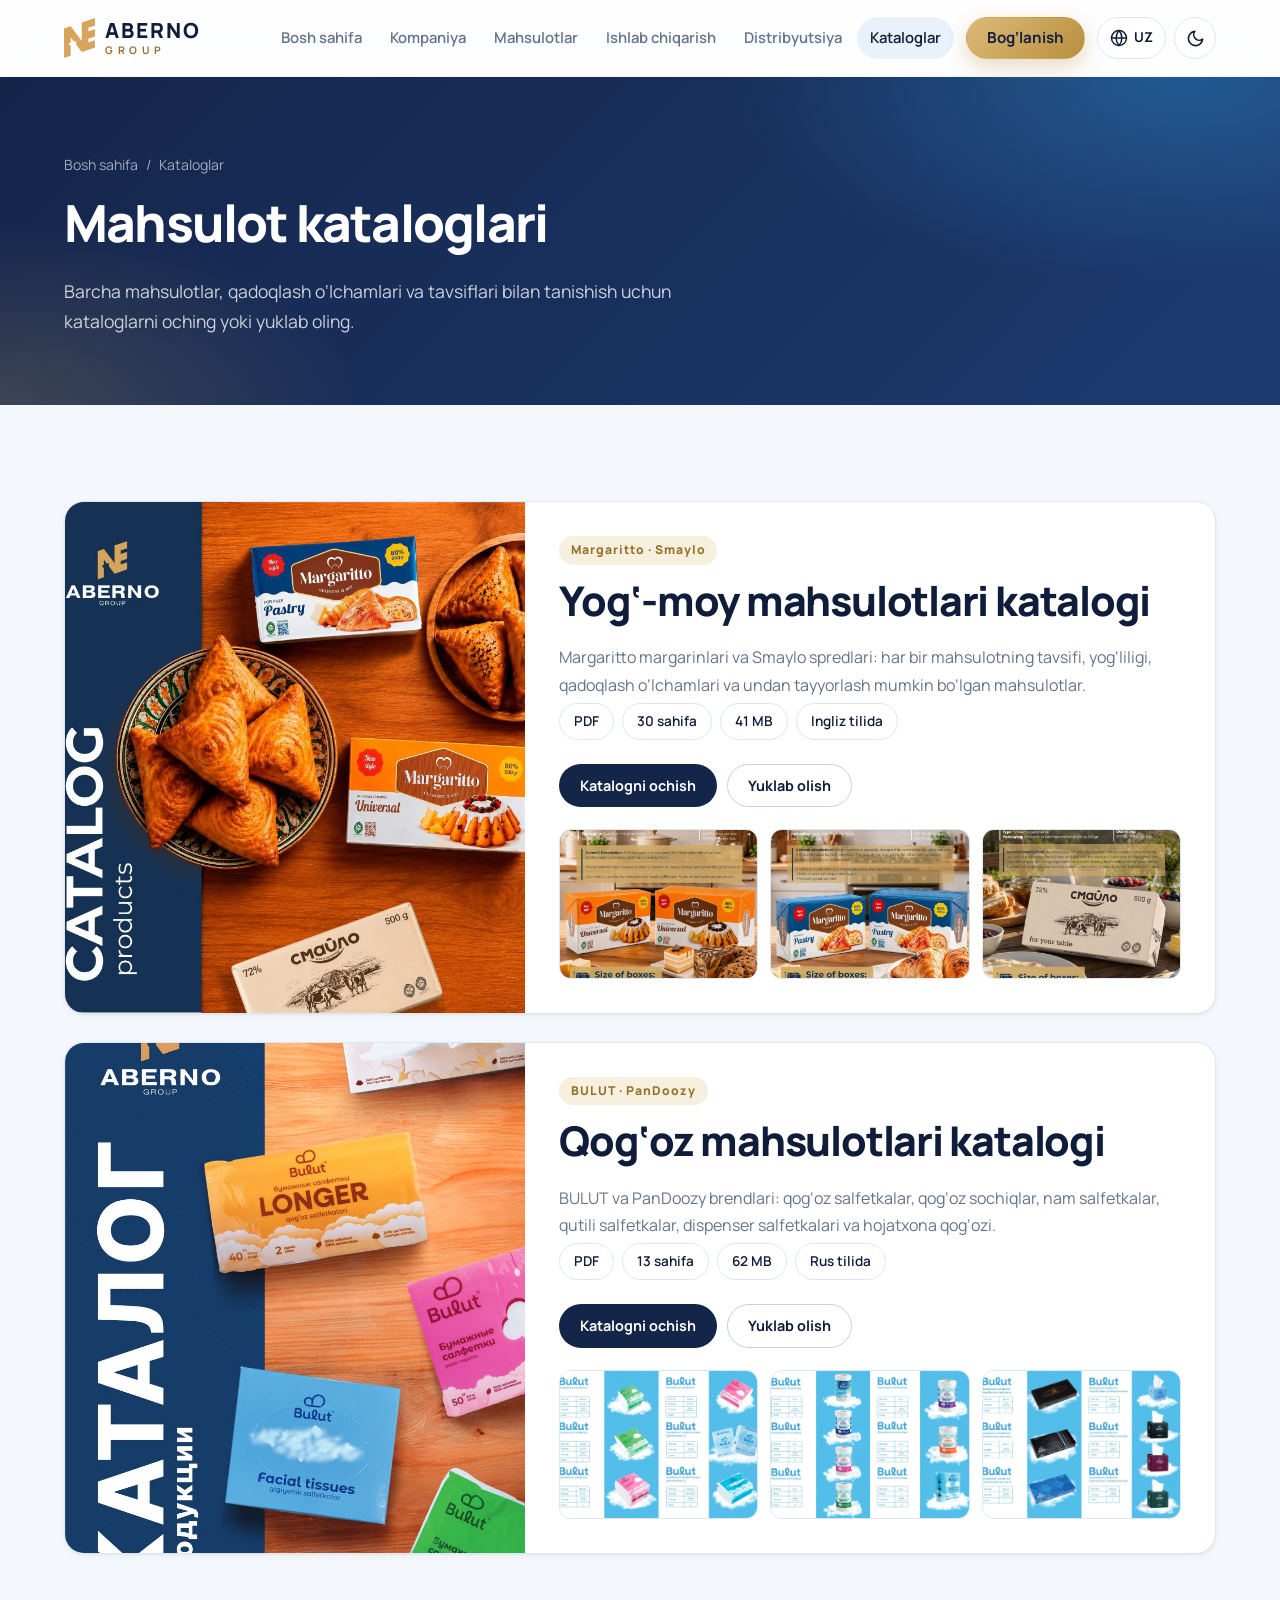
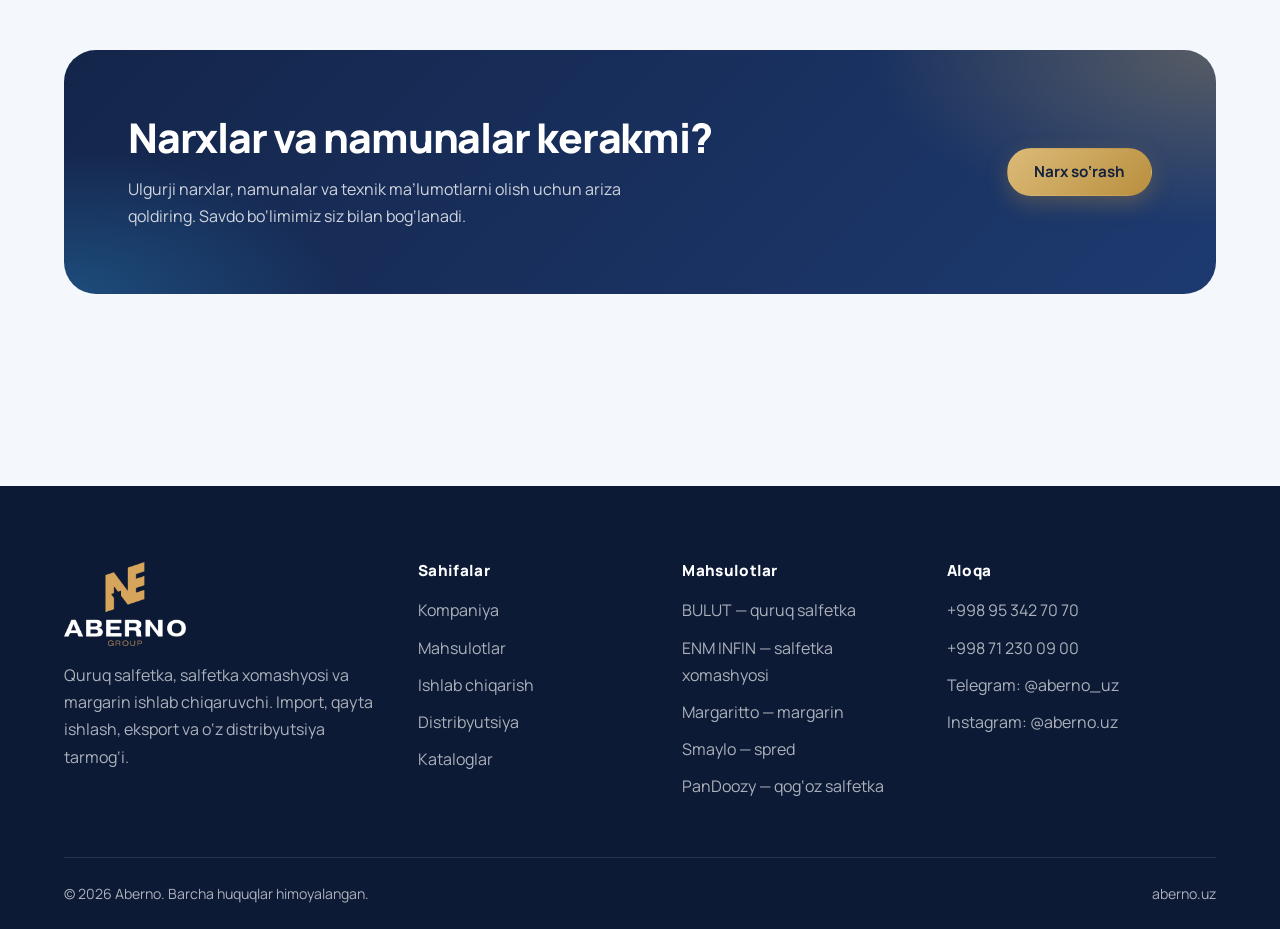
<file: catalogs.html>
<!DOCTYPE html>
<html lang="uz">
<head>
  <meta charset="UTF-8">
  <meta name="viewport" content="width=device-width, initial-scale=1.0">
  <title>Kataloglar — Aberno</title>
  <meta name="description" content="Aberno mahsulot kataloglari: Margaritto va Smaylo yog‘-moy mahsulotlari hamda BULUT qog‘oz mahsulotlari. PDF formatida ochish va yuklab olish.">
  <link rel="icon" href="assets/img/favicon.png" type="image/png">
  <link rel="preconnect" href="https://fonts.googleapis.com">
  <link rel="preconnect" href="https://fonts.gstatic.com" crossorigin>
  <link href="https://fonts.googleapis.com/css2?family=Manrope:wght@400;500;600;700;800&display=swap" rel="stylesheet">
  <link rel="stylesheet" href="css/style.css">
  <script>
    try {
      var t = localStorage.getItem("theme");
      if (t === "light" || t === "dark") document.documentElement.dataset.theme = t;
      var l = localStorage.getItem("lang");
      if (l === "ru" || l === "en") {
        document.documentElement.lang = l;
        document.documentElement.classList.add("i18n-loading");
        setTimeout(function () { document.documentElement.classList.remove("i18n-loading"); }, 2000);
      }
    } catch (e) {}
  </script>
</head>
<body>

  <header class="header">
    <div class="container header__inner">
      <a href="index.html" class="logo"><img src="assets/img/logo-mark.png" alt="" width="31" height="40"><span class="logo__text">ABERNO<small>GROUP</small></span></a>
      <nav class="nav" id="nav" aria-label="Asosiy menyu">
        <a href="index.html" class="nav__link">Bosh sahifa</a>
        <a href="about.html" class="nav__link">Kompaniya</a>
        <a href="products.html" class="nav__link">Mahsulotlar</a>
        <a href="production.html" class="nav__link">Ishlab chiqarish</a>
        <a href="distribution.html" class="nav__link">Distribyutsiya</a>
        <a href="catalogs.html" class="nav__link" aria-current="page">Kataloglar</a>
        <a href="contact.html" class="btn btn--primary nav__cta">Bog‘lanish</a>
      </nav>
      <div class="header__actions">
        <div class="lang" data-i18n-skip>
          <button type="button" class="lang__btn" aria-haspopup="true" aria-expanded="false" aria-label="Tilni tanlash">
            <svg viewBox="0 0 24 24" fill="none" stroke="currentColor" stroke-width="2" stroke-linecap="round" stroke-linejoin="round" aria-hidden="true"><circle cx="12" cy="12" r="10"/><path d="M2 12h20"/><path d="M12 2a15 15 0 0 1 0 20 15 15 0 0 1 0-20"/></svg>
            <span class="lang__current">UZ</span>
          </button>
          <ul class="lang__menu">
            <li><button type="button" data-lang="uz" lang="uz">O‘zbekcha</button></li>
            <li><button type="button" data-lang="ru" lang="ru">Русский</button></li>
            <li><button type="button" data-lang="en" lang="en">English</button></li>
          </ul>
        </div>
        <button type="button" class="theme-toggle" data-i18n-skip aria-label="Qorong‘u rejimga o‘tish" aria-pressed="false">
          <svg class="icon-moon" viewBox="0 0 24 24" fill="none" stroke="currentColor" stroke-width="2" stroke-linecap="round" stroke-linejoin="round" aria-hidden="true"><path d="M21 12.8A9 9 0 1 1 11.2 3a7 7 0 0 0 9.8 9.8Z"/></svg>
          <svg class="icon-sun" viewBox="0 0 24 24" fill="none" stroke="currentColor" stroke-width="2" stroke-linecap="round" stroke-linejoin="round" aria-hidden="true"><circle cx="12" cy="12" r="4"/><path d="M12 2v2M12 20v2M4.9 4.9l1.4 1.4M17.7 17.7l1.4 1.4M2 12h2M20 12h2M4.9 19.1l1.4-1.4M17.7 6.3l1.4-1.4"/></svg>
        </button>
        <button class="burger" aria-label="Menyuni ochish" aria-expanded="false" aria-controls="nav"><span></span><span></span><span></span></button>
      </div>
    </div>
  </header>

  <main>
    <section class="page-hero">
      <div class="container">
        <div class="breadcrumb"><a href="index.html">Bosh sahifa</a><span>/</span><span>Kataloglar</span></div>
        <h1>Mahsulot kataloglari</h1>
        <p>Barcha mahsulotlar, qadoqlash o‘lchamlari va tavsiflari bilan tanishish uchun kataloglarni oching yoki yuklab oling.</p>
      </div>
    </section>

    <section class="section">
      <div class="container catalog-list">

        <!-- Yog'-moy mahsulotlari katalogi -->
        <article class="card catalog reveal" id="yog-moy">
          <a class="catalog__cover" href="assets/catalogs/aberno-katalog.pdf" target="_blank" rel="noopener"><img src="assets/img/cat-aberno-1.jpg" alt="Yog‘-moy mahsulotlari katalogi muqovasi" width="900" height="900"></a>
          <div class="catalog__body">
            <span class="brand-badge">Margaritto · Smaylo</span>
            <h2>Yog‘-moy mahsulotlari katalogi</h2>
            <p>Margaritto margarinlari va Smaylo spredlari: har bir mahsulotning tavsifi, yog‘liligi, qadoqlash o‘lchamlari va undan tayyorlash mumkin bo‘lgan mahsulotlar.</p>
            <div class="catalog__meta">
              <span class="chip">PDF</span>
              <span class="chip">30 sahifa</span>
              <span class="chip">41 MB</span>
              <span class="chip">Ingliz tilida</span>
            </div>
            <div class="catalog__actions">
              <a class="btn btn--teal" href="assets/catalogs/aberno-katalog.pdf" target="_blank" rel="noopener">Katalogni ochish</a>
              <a class="btn btn--outline" href="assets/catalogs/aberno-katalog.pdf" download>Yuklab olish</a>
            </div>
            <div class="catalog-pages">
              <img src="assets/img/cat-aberno-2.jpg" alt="Katalog sahifasi: Margaritto Universal margarini" loading="lazy" width="700" height="700">
              <img src="assets/img/cat-aberno-3.jpg" alt="Katalog sahifasi: Margaritto qatlamli xamir margarini" loading="lazy" width="700" height="700">
              <img src="assets/img/cat-aberno-4.jpg" alt="Katalog sahifasi: Smaylo spredi" loading="lazy" width="700" height="700">
            </div>
          </div>
        </article>

        <!-- Qog'oz mahsulotlari katalogi -->
        <article class="card catalog reveal" id="qogoz">
          <a class="catalog__cover" href="assets/catalogs/bulut-katalog.pdf" target="_blank" rel="noopener"><img src="assets/img/cat-bulut-1.jpg" alt="BULUT qog‘oz mahsulotlari katalogi muqovasi" width="900" height="1273"></a>
          <div class="catalog__body">
            <span class="brand-badge">BULUT · PanDoozy</span>
            <h2>Qog‘oz mahsulotlari katalogi</h2>
            <p>BULUT va PanDoozy brendlari: qog‘oz salfetkalar, qog‘oz sochiqlar, nam salfetkalar, qutili salfetkalar, dispenser salfetkalari va hojatxona qog‘ozi.</p>
            <div class="catalog__meta">
              <span class="chip">PDF</span>
              <span class="chip">13 sahifa</span>
              <span class="chip">62 MB</span>
              <span class="chip">Rus tilida</span>
            </div>
            <div class="catalog__actions">
              <a class="btn btn--teal" href="assets/catalogs/bulut-katalog.pdf" target="_blank" rel="noopener">Katalogni ochish</a>
              <a class="btn btn--outline" href="assets/catalogs/bulut-katalog.pdf" download>Yuklab olish</a>
            </div>
            <div class="catalog-pages">
              <img src="assets/img/cat-bulut-2.jpg" alt="Katalog sahifasi: BULUT qog‘oz salfetkalari" loading="lazy" width="1000" height="707">
              <img src="assets/img/cat-bulut-3.jpg" alt="Katalog sahifasi: BULUT qog‘oz sochiqlari" loading="lazy" width="1000" height="707">
              <img src="assets/img/cat-bulut-4.jpg" alt="Katalog sahifasi: BULUT qutili salfetkalari" loading="lazy" width="1000" height="707">
            </div>
          </div>
        </article>

      </div>
    </section>

    <section class="section" style="padding-top:0">
      <div class="container">
        <div class="cta reveal">
          <div>
            <h2>Narxlar va namunalar kerakmi?</h2>
            <p>Ulgurji narxlar, namunalar va texnik ma’lumotlarni olish uchun ariza qoldiring. Savdo bo‘limimiz siz bilan bog‘lanadi.</p>
          </div>
          <div class="cta__actions">
            <a href="contact.html" class="btn btn--primary">Narx so‘rash</a>
          </div>
        </div>
      </div>
    </section>
  </main>

  <footer class="footer">
    <div class="container">
      <div class="footer__grid">
        <div>
          <a href="index.html" class="logo"><img class="logo__full" src="assets/img/logo-full-light.png" alt="Aberno Group" width="122" height="84"></a>
          <p>Quruq salfetka, salfetka xomashyosi va margarin ishlab chiqaruvchi. Import, qayta ishlash, eksport va o‘z distribyutsiya tarmog‘i.</p>
        </div>
        <div>
          <h4>Sahifalar</h4>
          <ul>
            <li><a href="about.html">Kompaniya</a></li>
            <li><a href="products.html">Mahsulotlar</a></li>
            <li><a href="production.html">Ishlab chiqarish</a></li>
            <li><a href="distribution.html">Distribyutsiya</a></li>
            <li><a href="catalogs.html">Kataloglar</a></li>
          </ul>
        </div>
        <div>
          <h4>Mahsulotlar</h4>
          <ul>
            <li><a href="products.html#salfetka">BULUT — quruq salfetka</a></li>
            <li><a href="products.html#xomashyo">ENM INFIN — salfetka xomashyosi</a></li>
            <li><a href="products.html#margarin">Margaritto — margarin</a></li>
            <li><a href="products.html#smaylo">Smaylo — spred</a></li>
            <li><a href="products.html#pandoozy">PanDoozy — qog‘oz salfetka</a></li>
          </ul>
        </div>
        <div>
          <h4>Aloqa</h4>
          <ul>
            <li><a href="tel:+998953427070">+998 95 342 70 70</a></li>
            <li><a href="tel:+998712300900">+998 71 230 09 00</a></li>
            <li><a href="https://t.me/aberno_uz" target="_blank" rel="noopener">Telegram: @aberno_uz</a></li>
            <li><a href="https://www.instagram.com/aberno.uz" target="_blank" rel="noopener">Instagram: @aberno.uz</a></li>
          </ul>
        </div>
      </div>
      <div class="footer__bottom">
        <span>© <span data-year>2026</span> Aberno. Barcha huquqlar himoyalangan.</span>
        <span>aberno.uz</span>
      </div>
    </div>
  </footer>

  <script src="js/i18n.js"></script>
  <script src="js/main.js"></script>
</body>
</html>
</file>
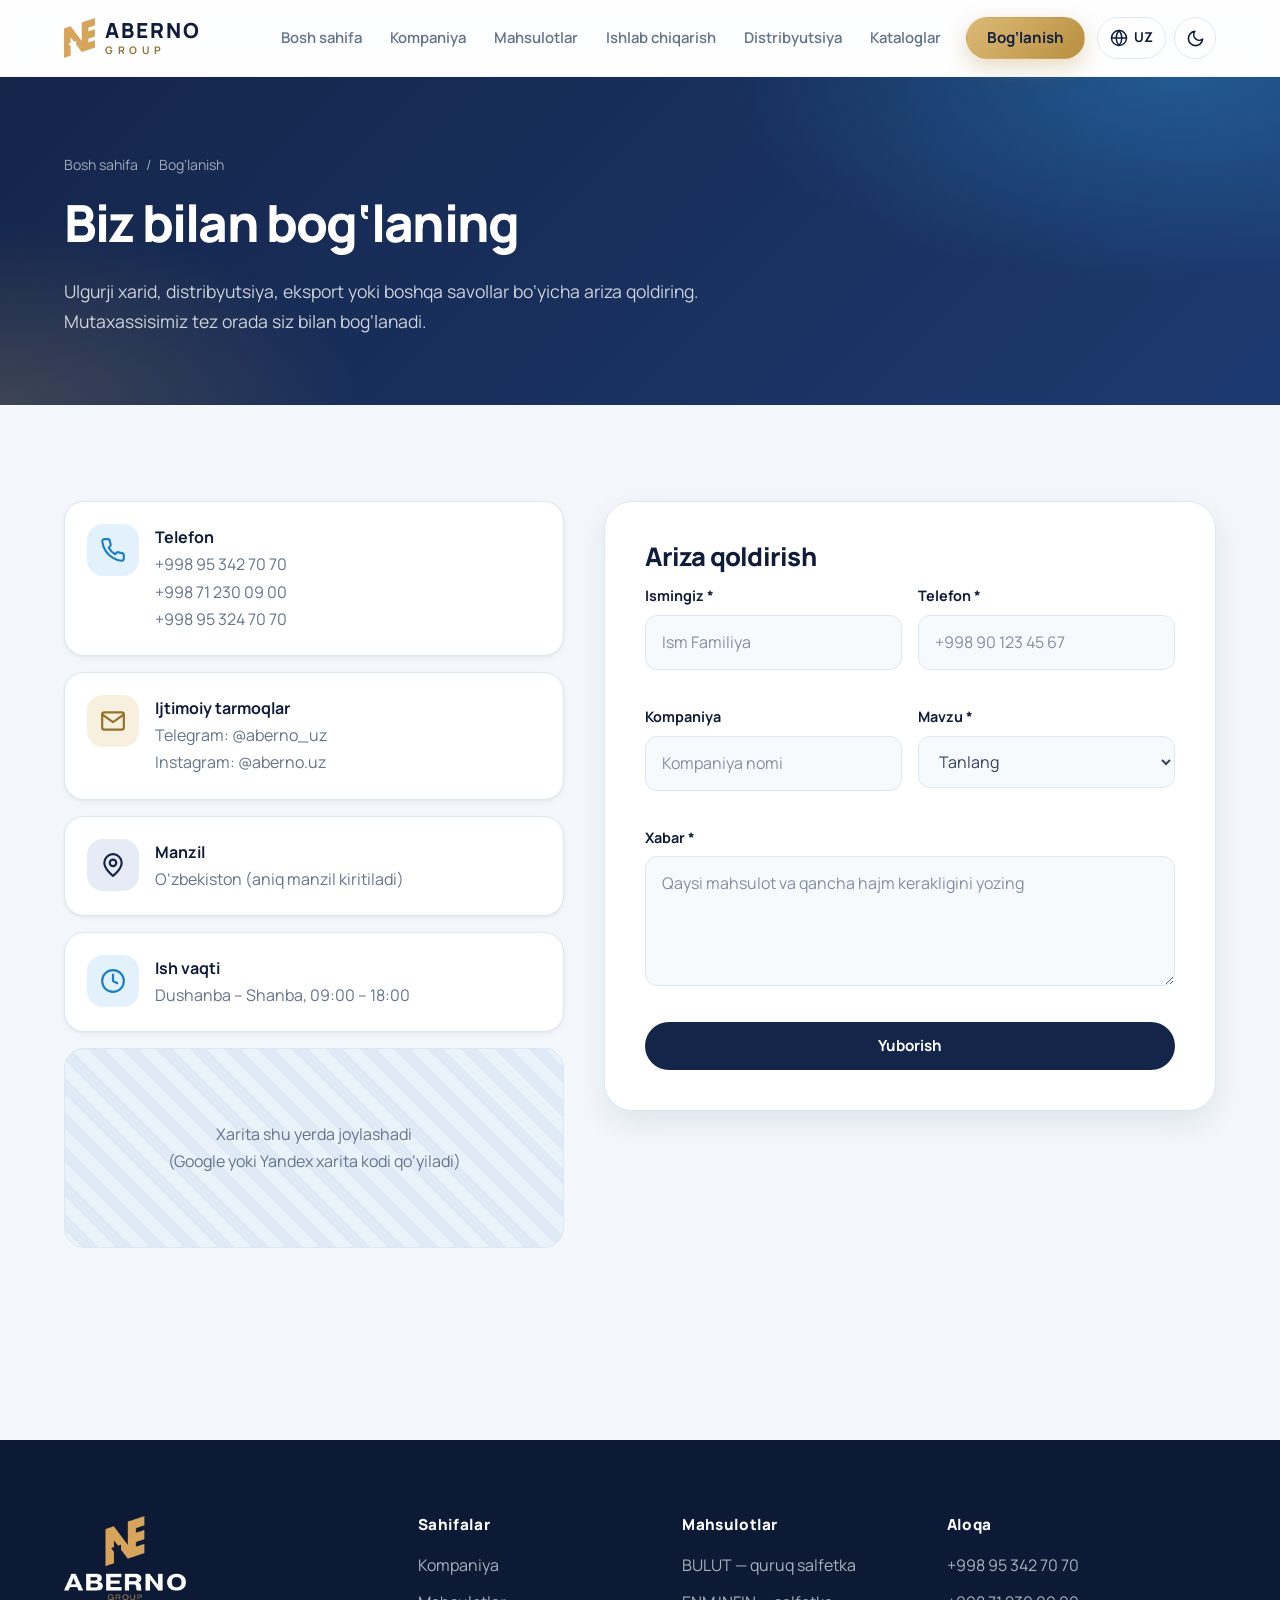
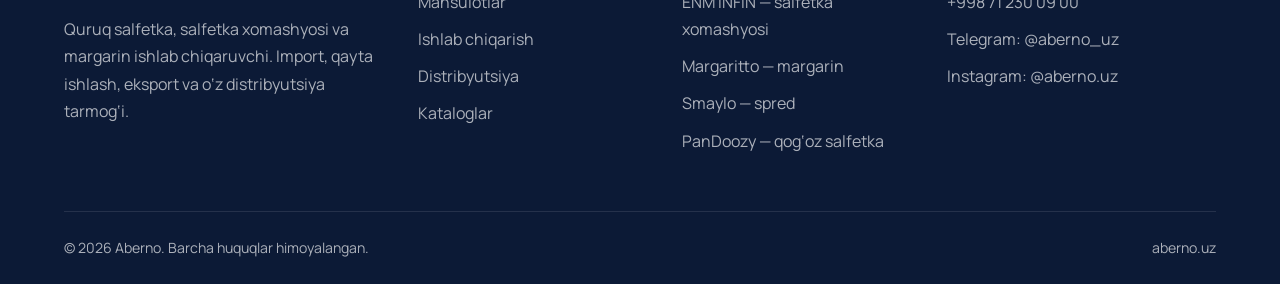
<file: contact.html>
<!DOCTYPE html>
<html lang="uz">
<head>
  <meta charset="UTF-8">
  <meta name="viewport" content="width=device-width, initial-scale=1.0">
  <title>Bog‘lanish — Aberno</title>
  <meta name="description" content="Aberno bilan bog‘lanish: telefon, elektron pochta, manzil va ariza formasi.">
  <link rel="icon" href="assets/img/favicon.png" type="image/png">
  <link rel="preconnect" href="https://fonts.googleapis.com">
  <link rel="preconnect" href="https://fonts.gstatic.com" crossorigin>
  <link href="https://fonts.googleapis.com/css2?family=Manrope:wght@400;500;600;700;800&display=swap" rel="stylesheet">
  <link rel="stylesheet" href="css/style.css">
  <script>
    try {
      var t = localStorage.getItem("theme");
      if (t === "light" || t === "dark") document.documentElement.dataset.theme = t;
      var l = localStorage.getItem("lang");
      if (l === "ru" || l === "en") {
        document.documentElement.lang = l;
        document.documentElement.classList.add("i18n-loading");
        setTimeout(function () { document.documentElement.classList.remove("i18n-loading"); }, 2000);
      }
    } catch (e) {}
  </script>
</head>
<body>

  <header class="header">
    <div class="container header__inner">
      <a href="index.html" class="logo"><img src="assets/img/logo-mark.png" alt="" width="31" height="40"><span class="logo__text">ABERNO<small>GROUP</small></span></a>
      <nav class="nav" id="nav" aria-label="Asosiy menyu">
        <a href="index.html" class="nav__link">Bosh sahifa</a>
        <a href="about.html" class="nav__link">Kompaniya</a>
        <a href="products.html" class="nav__link">Mahsulotlar</a>
        <a href="production.html" class="nav__link">Ishlab chiqarish</a>
        <a href="distribution.html" class="nav__link">Distribyutsiya</a>
        <a href="catalogs.html" class="nav__link">Kataloglar</a>
        <a href="contact.html" class="btn btn--primary nav__cta" aria-current="page">Bog‘lanish</a>
      </nav>
      <div class="header__actions">
        <div class="lang" data-i18n-skip>
          <button type="button" class="lang__btn" aria-haspopup="true" aria-expanded="false" aria-label="Tilni tanlash">
            <svg viewBox="0 0 24 24" fill="none" stroke="currentColor" stroke-width="2" stroke-linecap="round" stroke-linejoin="round" aria-hidden="true"><circle cx="12" cy="12" r="10"/><path d="M2 12h20"/><path d="M12 2a15 15 0 0 1 0 20 15 15 0 0 1 0-20"/></svg>
            <span class="lang__current">UZ</span>
          </button>
          <ul class="lang__menu">
            <li><button type="button" data-lang="uz" lang="uz">O‘zbekcha</button></li>
            <li><button type="button" data-lang="ru" lang="ru">Русский</button></li>
            <li><button type="button" data-lang="en" lang="en">English</button></li>
          </ul>
        </div>
        <button type="button" class="theme-toggle" data-i18n-skip aria-label="Qorong‘u rejimga o‘tish" aria-pressed="false">
          <svg class="icon-moon" viewBox="0 0 24 24" fill="none" stroke="currentColor" stroke-width="2" stroke-linecap="round" stroke-linejoin="round" aria-hidden="true"><path d="M21 12.8A9 9 0 1 1 11.2 3a7 7 0 0 0 9.8 9.8Z"/></svg>
          <svg class="icon-sun" viewBox="0 0 24 24" fill="none" stroke="currentColor" stroke-width="2" stroke-linecap="round" stroke-linejoin="round" aria-hidden="true"><circle cx="12" cy="12" r="4"/><path d="M12 2v2M12 20v2M4.9 4.9l1.4 1.4M17.7 17.7l1.4 1.4M2 12h2M20 12h2M4.9 19.1l1.4-1.4M17.7 6.3l1.4-1.4"/></svg>
        </button>
        <button class="burger" aria-label="Menyuni ochish" aria-expanded="false" aria-controls="nav"><span></span><span></span><span></span></button>
      </div>
    </div>
  </header>

  <main>
    <section class="page-hero">
      <div class="container">
        <div class="breadcrumb"><a href="index.html">Bosh sahifa</a><span>/</span><span>Bog‘lanish</span></div>
        <h1>Biz bilan bog‘laning</h1>
        <p>Ulgurji xarid, distribyutsiya, eksport yoki boshqa savollar bo‘yicha ariza qoldiring. Mutaxassisimiz tez orada siz bilan bog‘lanadi.</p>
      </div>
    </section>

    <section class="section">
      <div class="container contact-grid">
        <div class="reveal">
          <div class="contact-info">
            <div class="contact-item">
              <div class="icon-box"><svg viewBox="0 0 24 24" fill="none" stroke="currentColor" stroke-width="2" stroke-linecap="round" stroke-linejoin="round"><path d="M22 16.9v3a2 2 0 0 1-2.2 2 19.8 19.8 0 0 1-8.6-3.1 19.5 19.5 0 0 1-6-6A19.8 19.8 0 0 1 2.1 4.2 2 2 0 0 1 4.1 2h3a2 2 0 0 1 2 1.7c.1 1 .4 1.9.7 2.8a2 2 0 0 1-.5 2.1L8 9.9a16 16 0 0 0 6 6l1.3-1.3a2 2 0 0 1 2.1-.4c.9.3 1.8.6 2.8.7a2 2 0 0 1 1.7 2Z"/></svg></div>
              <div><strong>Telefon</strong><a href="tel:+998953427070">+998 95 342 70 70</a><a href="tel:+998712300900">+998 71 230 09 00</a><a href="tel:+998953247070">+998 95 324 70 70</a></div>
            </div>
            <div class="contact-item">
              <div class="icon-box icon-box--accent"><svg viewBox="0 0 24 24" fill="none" stroke="currentColor" stroke-width="2" stroke-linecap="round" stroke-linejoin="round"><rect x="2" y="4" width="20" height="16" rx="2"/><path d="m22 6-10 7L2 6"/></svg></div>
              <div><strong>Ijtimoiy tarmoqlar</strong><a href="https://t.me/aberno_uz" target="_blank" rel="noopener">Telegram: @aberno_uz</a><a href="https://www.instagram.com/aberno.uz" target="_blank" rel="noopener">Instagram: @aberno.uz</a></div>
            </div>
            <div class="contact-item">
              <div class="icon-box icon-box--navy"><svg viewBox="0 0 24 24" fill="none" stroke="currentColor" stroke-width="2" stroke-linecap="round" stroke-linejoin="round"><path d="M20 10c0 6-8 12-8 12s-8-6-8-12a8 8 0 0 1 16 0Z"/><circle cx="12" cy="10" r="3"/></svg></div>
              <div><strong>Manzil</strong><span>O‘zbekiston (aniq manzil kiritiladi)</span></div>
            </div>
            <div class="contact-item">
              <div class="icon-box"><svg viewBox="0 0 24 24" fill="none" stroke="currentColor" stroke-width="2" stroke-linecap="round" stroke-linejoin="round"><circle cx="12" cy="12" r="10"/><path d="M12 6v6l4 2"/></svg></div>
              <div><strong>Ish vaqti</strong><span>Dushanba – Shanba, 09:00 – 18:00</span></div>
            </div>
          </div>
          <div class="map-box">Xarita shu yerda joylashadi<br>(Google yoki Yandex xarita kodi qo‘yiladi)</div>
        </div>

        <form class="form reveal" id="contact-form" novalidate>
          <h2 style="font-size:1.6rem">Ariza qoldirish</h2>
          <div class="form__row">
            <div class="field">
              <label for="name">Ismingiz *</label>
              <input type="text" id="name" name="name" autocomplete="name" placeholder="Ism Familiya">
              <span class="field__error"></span>
            </div>
            <div class="field">
              <label for="phone">Telefon *</label>
              <input type="tel" id="phone" name="phone" autocomplete="tel" placeholder="+998 90 123 45 67">
              <span class="field__error"></span>
            </div>
          </div>
          <div class="form__row">
            <div class="field">
              <label for="company">Kompaniya</label>
              <input type="text" id="company" name="company" autocomplete="organization" placeholder="Kompaniya nomi">
              <span class="field__error"></span>
            </div>
            <div class="field">
              <label for="topic">Mavzu *</label>
              <select id="topic" name="topic">
                <option value="">Tanlang</option>
                <option value="wholesale">Ulgurji xarid</option>
                <option value="distribution">Distribyutorlik</option>
                <option value="export">Eksport</option>
                <option value="raw">Xomashyo xaridi</option>
                <option value="job">Ish o‘rni</option>
                <option value="other">Boshqa</option>
              </select>
              <span class="field__error"></span>
            </div>
          </div>
          <div class="field">
            <label for="message">Xabar *</label>
            <textarea id="message" name="message" placeholder="Qaysi mahsulot va qancha hajm kerakligini yozing"></textarea>
            <span class="field__error"></span>
          </div>
          <button type="submit" class="btn btn--teal" style="width:100%">Yuborish</button>
          <div class="form__note" id="form-note" role="status">Rahmat! Arizangiz qabul qilindi. Tez orada siz bilan bog‘lanamiz.</div>
        </form>
      </div>
    </section>
  </main>

  <footer class="footer">
    <div class="container">
      <div class="footer__grid">
        <div>
          <a href="index.html" class="logo"><img class="logo__full" src="assets/img/logo-full-light.png" alt="Aberno Group" width="122" height="84"></a>
          <p>Quruq salfetka, salfetka xomashyosi va margarin ishlab chiqaruvchi. Import, qayta ishlash, eksport va o‘z distribyutsiya tarmog‘i.</p>
        </div>
        <div>
          <h4>Sahifalar</h4>
          <ul>
            <li><a href="about.html">Kompaniya</a></li>
            <li><a href="products.html">Mahsulotlar</a></li>
            <li><a href="production.html">Ishlab chiqarish</a></li>
            <li><a href="distribution.html">Distribyutsiya</a></li>
            <li><a href="catalogs.html">Kataloglar</a></li>
          </ul>
        </div>
        <div>
          <h4>Mahsulotlar</h4>
          <ul>
            <li><a href="products.html#salfetka">BULUT — quruq salfetka</a></li>
            <li><a href="products.html#xomashyo">ENM INFIN — salfetka xomashyosi</a></li>
            <li><a href="products.html#margarin">Margaritto — margarin</a></li>
            <li><a href="products.html#smaylo">Smaylo — spred</a></li>
            <li><a href="products.html#pandoozy">PanDoozy — qog‘oz salfetka</a></li>
          </ul>
        </div>
        <div>
          <h4>Aloqa</h4>
          <ul>
            <li><a href="tel:+998953427070">+998 95 342 70 70</a></li>
            <li><a href="tel:+998712300900">+998 71 230 09 00</a></li>
            <li><a href="https://t.me/aberno_uz" target="_blank" rel="noopener">Telegram: @aberno_uz</a></li>
            <li><a href="https://www.instagram.com/aberno.uz" target="_blank" rel="noopener">Instagram: @aberno.uz</a></li>
          </ul>
        </div>
      </div>
      <div class="footer__bottom">
        <span>© <span data-year>2026</span> Aberno. Barcha huquqlar himoyalangan.</span>
        <span>aberno.uz</span>
      </div>
    </div>
  </footer>

  <script src="js/i18n.js"></script>
  <script src="js/main.js"></script>
</body>
</html>
</file>
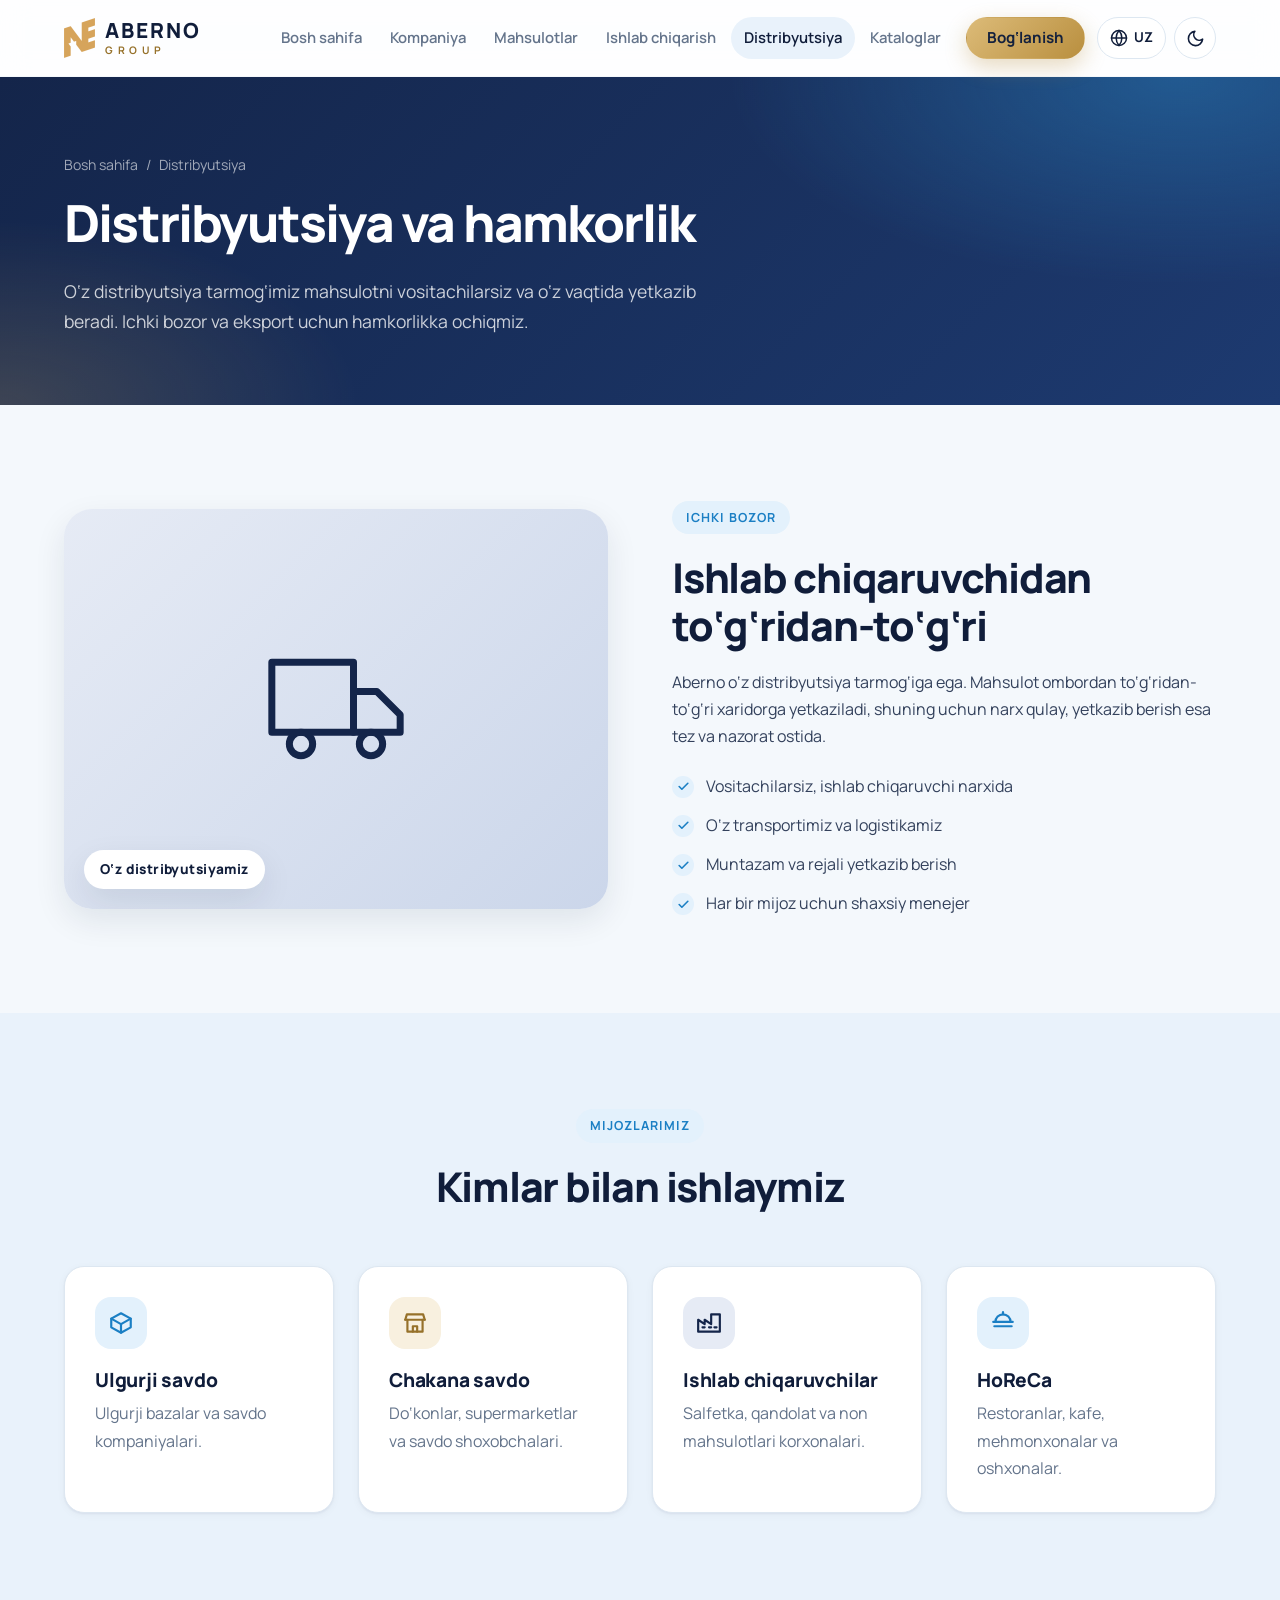
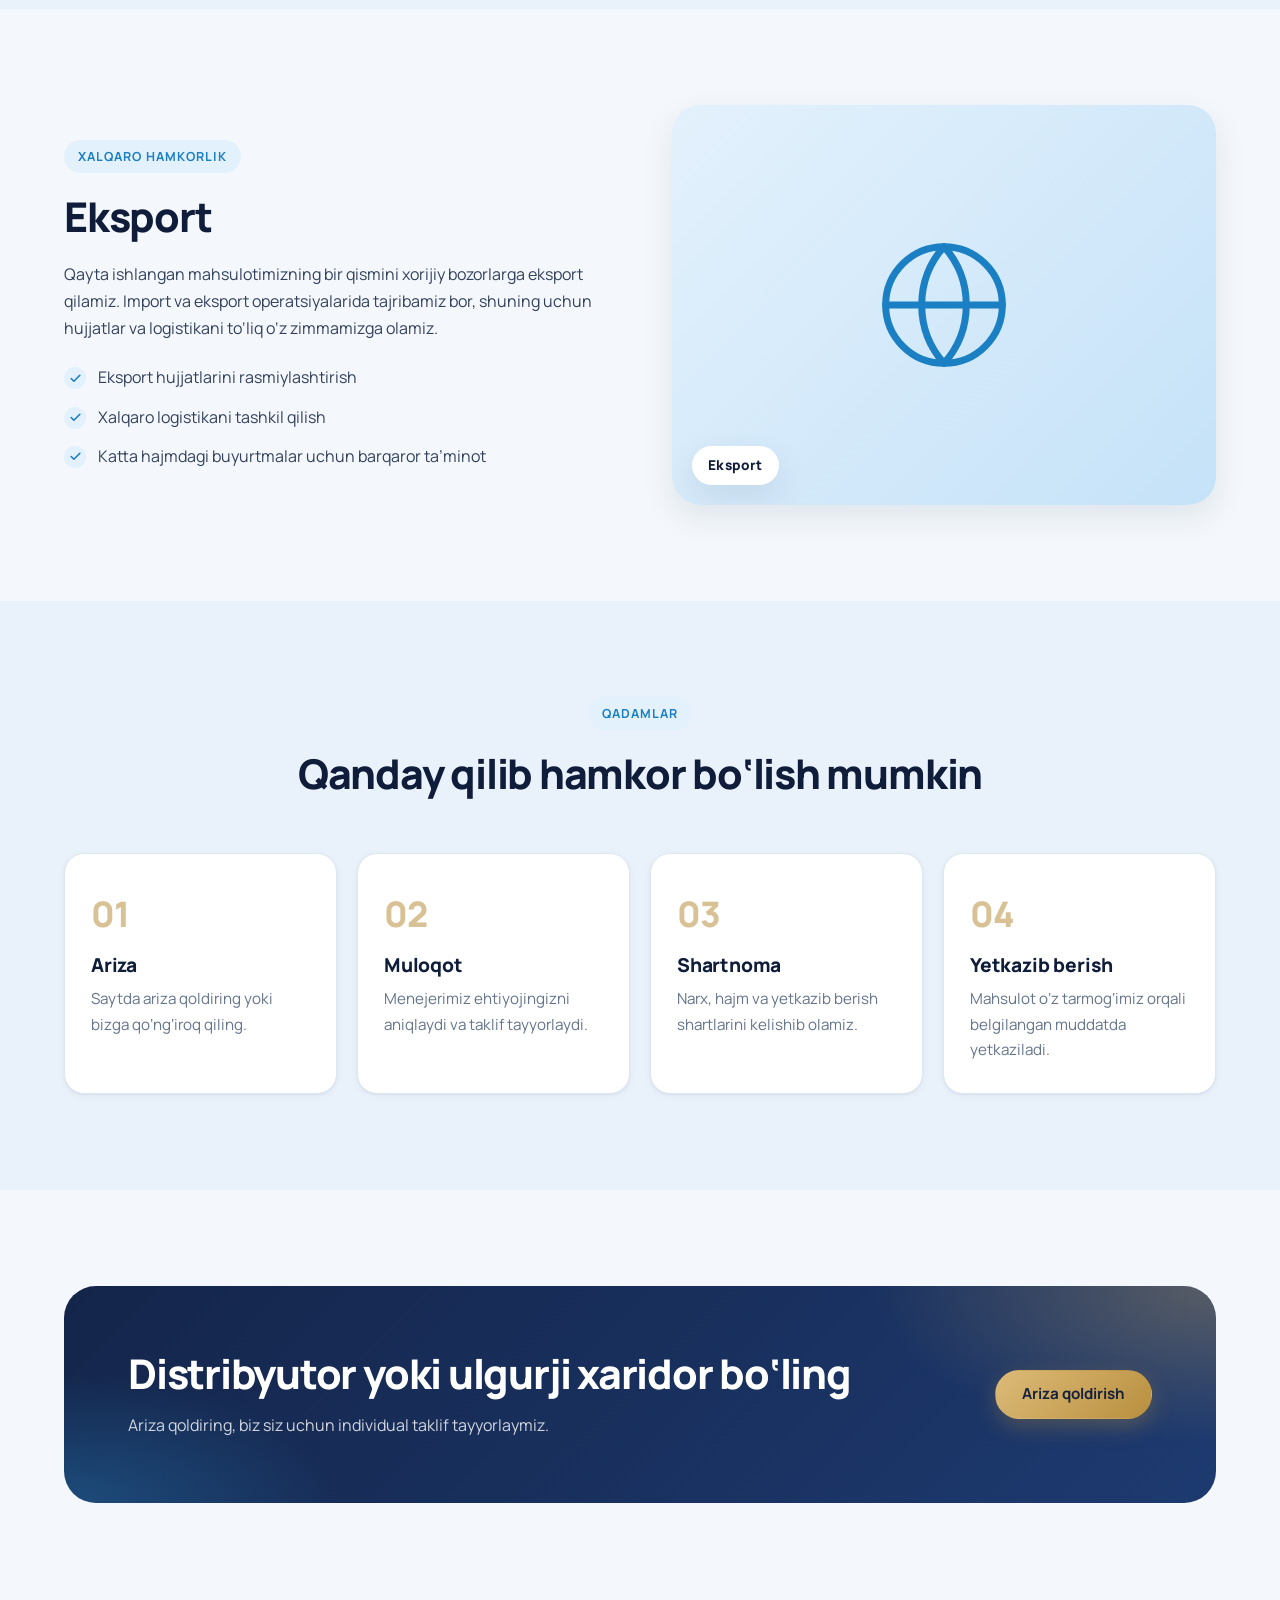
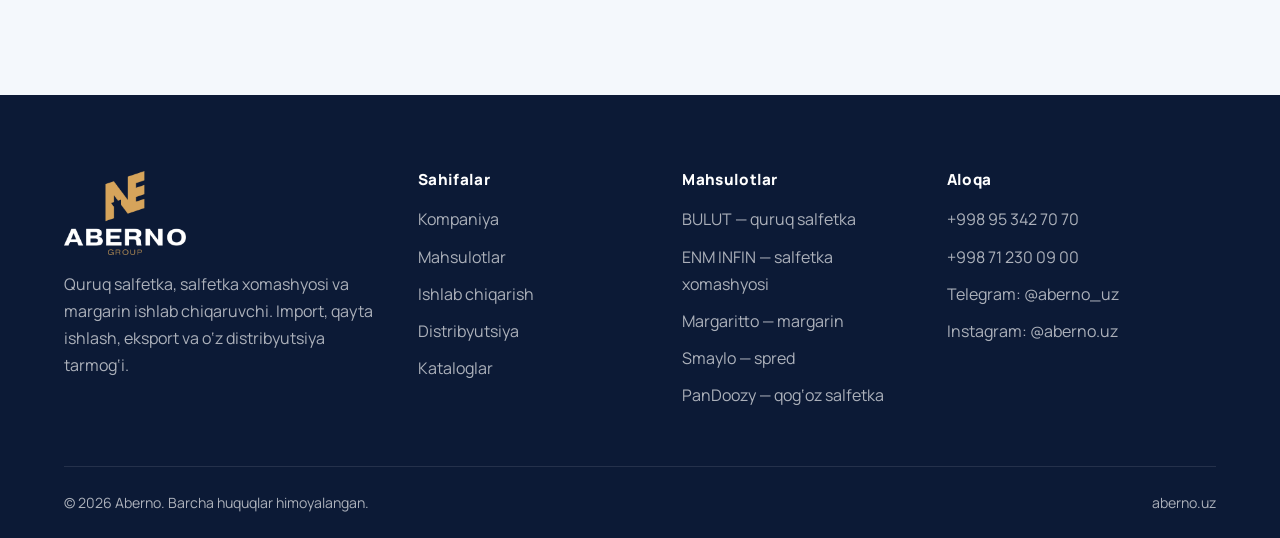
<file: distribution.html>
<!DOCTYPE html>
<html lang="uz">
<head>
  <meta charset="UTF-8">
  <meta name="viewport" content="width=device-width, initial-scale=1.0">
  <title>Distribyutsiya va hamkorlik — Aberno</title>
  <meta name="description" content="Aberno o‘z distribyutsiya tarmog‘i orqali ichki bozorga yetkazib beradi va eksport qiladi. Hamkor bo‘lish shartlari.">
  <link rel="icon" href="assets/img/favicon.png" type="image/png">
  <link rel="preconnect" href="https://fonts.googleapis.com">
  <link rel="preconnect" href="https://fonts.gstatic.com" crossorigin>
  <link href="https://fonts.googleapis.com/css2?family=Manrope:wght@400;500;600;700;800&display=swap" rel="stylesheet">
  <link rel="stylesheet" href="css/style.css">
  <script>
    try {
      var t = localStorage.getItem("theme");
      if (t === "light" || t === "dark") document.documentElement.dataset.theme = t;
      var l = localStorage.getItem("lang");
      if (l === "ru" || l === "en") {
        document.documentElement.lang = l;
        document.documentElement.classList.add("i18n-loading");
        setTimeout(function () { document.documentElement.classList.remove("i18n-loading"); }, 2000);
      }
    } catch (e) {}
  </script>
</head>
<body>

  <header class="header">
    <div class="container header__inner">
      <a href="index.html" class="logo"><img src="assets/img/logo-mark.png" alt="" width="31" height="40"><span class="logo__text">ABERNO<small>GROUP</small></span></a>
      <nav class="nav" id="nav" aria-label="Asosiy menyu">
        <a href="index.html" class="nav__link">Bosh sahifa</a>
        <a href="about.html" class="nav__link">Kompaniya</a>
        <a href="products.html" class="nav__link">Mahsulotlar</a>
        <a href="production.html" class="nav__link">Ishlab chiqarish</a>
        <a href="distribution.html" class="nav__link" aria-current="page">Distribyutsiya</a>
        <a href="catalogs.html" class="nav__link">Kataloglar</a>
        <a href="contact.html" class="btn btn--primary nav__cta">Bog‘lanish</a>
      </nav>
      <div class="header__actions">
        <div class="lang" data-i18n-skip>
          <button type="button" class="lang__btn" aria-haspopup="true" aria-expanded="false" aria-label="Tilni tanlash">
            <svg viewBox="0 0 24 24" fill="none" stroke="currentColor" stroke-width="2" stroke-linecap="round" stroke-linejoin="round" aria-hidden="true"><circle cx="12" cy="12" r="10"/><path d="M2 12h20"/><path d="M12 2a15 15 0 0 1 0 20 15 15 0 0 1 0-20"/></svg>
            <span class="lang__current">UZ</span>
          </button>
          <ul class="lang__menu">
            <li><button type="button" data-lang="uz" lang="uz">O‘zbekcha</button></li>
            <li><button type="button" data-lang="ru" lang="ru">Русский</button></li>
            <li><button type="button" data-lang="en" lang="en">English</button></li>
          </ul>
        </div>
        <button type="button" class="theme-toggle" data-i18n-skip aria-label="Qorong‘u rejimga o‘tish" aria-pressed="false">
          <svg class="icon-moon" viewBox="0 0 24 24" fill="none" stroke="currentColor" stroke-width="2" stroke-linecap="round" stroke-linejoin="round" aria-hidden="true"><path d="M21 12.8A9 9 0 1 1 11.2 3a7 7 0 0 0 9.8 9.8Z"/></svg>
          <svg class="icon-sun" viewBox="0 0 24 24" fill="none" stroke="currentColor" stroke-width="2" stroke-linecap="round" stroke-linejoin="round" aria-hidden="true"><circle cx="12" cy="12" r="4"/><path d="M12 2v2M12 20v2M4.9 4.9l1.4 1.4M17.7 17.7l1.4 1.4M2 12h2M20 12h2M4.9 19.1l1.4-1.4M17.7 6.3l1.4-1.4"/></svg>
        </button>
        <button class="burger" aria-label="Menyuni ochish" aria-expanded="false" aria-controls="nav"><span></span><span></span><span></span></button>
      </div>
    </div>
  </header>

  <main>
    <section class="page-hero">
      <div class="container">
        <div class="breadcrumb"><a href="index.html">Bosh sahifa</a><span>/</span><span>Distribyutsiya</span></div>
        <h1>Distribyutsiya va hamkorlik</h1>
        <p>O‘z distribyutsiya tarmog‘imiz mahsulotni vositachilarsiz va o‘z vaqtida yetkazib beradi. Ichki bozor va eksport uchun hamkorlikka ochiqmiz.</p>
      </div>
    </section>

    <!-- O'z tarmog'i -->
    <section class="section">
      <div class="container split">
        <div class="split__media bg-navy reveal">
          <svg class="big-icon" viewBox="0 0 24 24" fill="none" stroke="currentColor" stroke-width="1.2" stroke-linecap="round" stroke-linejoin="round" aria-hidden="true"><path d="M1 4h14v12H1z"/><path d="M15 9h4l4 4v3h-8z"/><circle cx="6" cy="18" r="2"/><circle cx="18" cy="18" r="2"/></svg>
          <span class="tag">O‘z distribyutsiyamiz</span>
        </div>
        <div class="reveal">
          <span class="eyebrow eyebrow--dark">Ichki bozor</span>
          <h2>Ishlab chiqaruvchidan to‘g‘ridan-to‘g‘ri</h2>
          <p>Aberno o‘z distribyutsiya tarmog‘iga ega. Mahsulot ombordan to‘g‘ridan-to‘g‘ri xaridorga yetkaziladi, shuning uchun narx qulay, yetkazib berish esa tez va nazorat ostida.</p>
          <ul class="check-list">
            <li>Vositachilarsiz, ishlab chiqaruvchi narxida</li>
            <li>O‘z transportimiz va logistikamiz</li>
            <li>Muntazam va rejali yetkazib berish</li>
            <li>Har bir mijoz uchun shaxsiy menejer</li>
          </ul>
        </div>
      </div>
    </section>

    <!-- Kimlar bilan ishlaymiz -->
    <section class="section section--white">
      <div class="container">
        <div class="section__head reveal">
          <span class="eyebrow eyebrow--dark">Mijozlarimiz</span>
          <h2>Kimlar bilan ishlaymiz</h2>
        </div>
        <div class="grid grid--4">
          <div class="card reveal">
            <div class="icon-box"><svg viewBox="0 0 24 24" fill="none" stroke="currentColor" stroke-width="2" stroke-linecap="round" stroke-linejoin="round"><path d="M21 8 12 3 3 8v8l9 5 9-5V8Z"/><path d="m3 8 9 5 9-5"/><path d="M12 13v8"/></svg></div>
            <h3>Ulgurji savdo</h3>
            <p>Ulgurji bazalar va savdo kompaniyalari.</p>
          </div>
          <div class="card reveal">
            <div class="icon-box icon-box--accent"><svg viewBox="0 0 24 24" fill="none" stroke="currentColor" stroke-width="2" stroke-linecap="round" stroke-linejoin="round"><path d="M3 9 4.5 4h15L21 9"/><path d="M3 9h18"/><path d="M5 9v11h14V9"/><path d="M10 20v-5h4v5"/></svg></div>
            <h3>Chakana savdo</h3>
            <p>Do‘konlar, supermarketlar va savdo shoxobchalari.</p>
          </div>
          <div class="card reveal">
            <div class="icon-box icon-box--navy"><svg viewBox="0 0 24 24" fill="none" stroke="currentColor" stroke-width="2" stroke-linecap="round" stroke-linejoin="round"><path d="M2 20V9l6 4V9l6 4V4h8v16Z"/><path d="M6 16h2M12 16h2M17 16h2"/></svg></div>
            <h3>Ishlab chiqaruvchilar</h3>
            <p>Salfetka, qandolat va non mahsulotlari korxonalari.</p>
          </div>
          <div class="card reveal">
            <div class="icon-box"><svg viewBox="0 0 24 24" fill="none" stroke="currentColor" stroke-width="2" stroke-linecap="round" stroke-linejoin="round"><path d="M3 11h18"/><path d="M5 11a7 7 0 0 1 14 0"/><path d="M12 4V2"/><path d="M4 15h16"/></svg></div>
            <h3>HoReCa</h3>
            <p>Restoranlar, kafe, mehmonxonalar va oshxonalar.</p>
          </div>
        </div>
      </div>
    </section>

    <!-- Eksport -->
    <section class="section">
      <div class="container split split--reverse">
        <div class="split__media bg-teal reveal">
          <svg class="big-icon" viewBox="0 0 24 24" fill="none" stroke="currentColor" stroke-width="1.2" stroke-linecap="round" stroke-linejoin="round" aria-hidden="true"><circle cx="12" cy="12" r="10"/><path d="M2 12h20"/><path d="M12 2a15 15 0 0 1 0 20 15 15 0 0 1 0-20"/></svg>
          <span class="tag">Eksport</span>
        </div>
        <div class="reveal">
          <span class="eyebrow eyebrow--dark">Xalqaro hamkorlik</span>
          <h2>Eksport</h2>
          <p>Qayta ishlangan mahsulotimizning bir qismini xorijiy bozorlarga eksport qilamiz. Import va eksport operatsiyalarida tajribamiz bor, shuning uchun hujjatlar va logistikani to‘liq o‘z zimmamizga olamiz.</p>
          <ul class="check-list">
            <li>Eksport hujjatlarini rasmiylashtirish</li>
            <li>Xalqaro logistikani tashkil qilish</li>
            <li>Katta hajmdagi buyurtmalar uchun barqaror ta’minot</li>
          </ul>
        </div>
      </div>
    </section>

    <!-- Hamkor bo'lish -->
    <section class="section section--white">
      <div class="container">
        <div class="section__head reveal">
          <span class="eyebrow eyebrow--dark">Qadamlar</span>
          <h2>Qanday qilib hamkor bo‘lish mumkin</h2>
        </div>
        <div class="steps">
          <div class="step reveal"><h3>Ariza</h3><p>Saytda ariza qoldiring yoki bizga qo‘ng‘iroq qiling.</p></div>
          <div class="step reveal"><h3>Muloqot</h3><p>Menejerimiz ehtiyojingizni aniqlaydi va taklif tayyorlaydi.</p></div>
          <div class="step reveal"><h3>Shartnoma</h3><p>Narx, hajm va yetkazib berish shartlarini kelishib olamiz.</p></div>
          <div class="step reveal"><h3>Yetkazib berish</h3><p>Mahsulot o‘z tarmog‘imiz orqali belgilangan muddatda yetkaziladi.</p></div>
        </div>
      </div>
    </section>

    <section class="section">
      <div class="container">
        <div class="cta reveal">
          <div>
            <h2>Distribyutor yoki ulgurji xaridor bo‘ling</h2>
            <p>Ariza qoldiring, biz siz uchun individual taklif tayyorlaymiz.</p>
          </div>
          <div class="cta__actions">
            <a href="contact.html" class="btn btn--primary">Ariza qoldirish</a>
          </div>
        </div>
      </div>
    </section>
  </main>

  <footer class="footer">
    <div class="container">
      <div class="footer__grid">
        <div>
          <a href="index.html" class="logo"><img class="logo__full" src="assets/img/logo-full-light.png" alt="Aberno Group" width="122" height="84"></a>
          <p>Quruq salfetka, salfetka xomashyosi va margarin ishlab chiqaruvchi. Import, qayta ishlash, eksport va o‘z distribyutsiya tarmog‘i.</p>
        </div>
        <div>
          <h4>Sahifalar</h4>
          <ul>
            <li><a href="about.html">Kompaniya</a></li>
            <li><a href="products.html">Mahsulotlar</a></li>
            <li><a href="production.html">Ishlab chiqarish</a></li>
            <li><a href="distribution.html">Distribyutsiya</a></li>
            <li><a href="catalogs.html">Kataloglar</a></li>
          </ul>
        </div>
        <div>
          <h4>Mahsulotlar</h4>
          <ul>
            <li><a href="products.html#salfetka">BULUT — quruq salfetka</a></li>
            <li><a href="products.html#xomashyo">ENM INFIN — salfetka xomashyosi</a></li>
            <li><a href="products.html#margarin">Margaritto — margarin</a></li>
            <li><a href="products.html#smaylo">Smaylo — spred</a></li>
            <li><a href="products.html#pandoozy">PanDoozy — qog‘oz salfetka</a></li>
          </ul>
        </div>
        <div>
          <h4>Aloqa</h4>
          <ul>
            <li><a href="tel:+998953427070">+998 95 342 70 70</a></li>
            <li><a href="tel:+998712300900">+998 71 230 09 00</a></li>
            <li><a href="https://t.me/aberno_uz" target="_blank" rel="noopener">Telegram: @aberno_uz</a></li>
            <li><a href="https://www.instagram.com/aberno.uz" target="_blank" rel="noopener">Instagram: @aberno.uz</a></li>
          </ul>
        </div>
      </div>
      <div class="footer__bottom">
        <span>© <span data-year>2026</span> Aberno. Barcha huquqlar himoyalangan.</span>
        <span>aberno.uz</span>
      </div>
    </div>
  </footer>

  <script src="js/i18n.js"></script>
  <script src="js/main.js"></script>
</body>
</html>
</file>
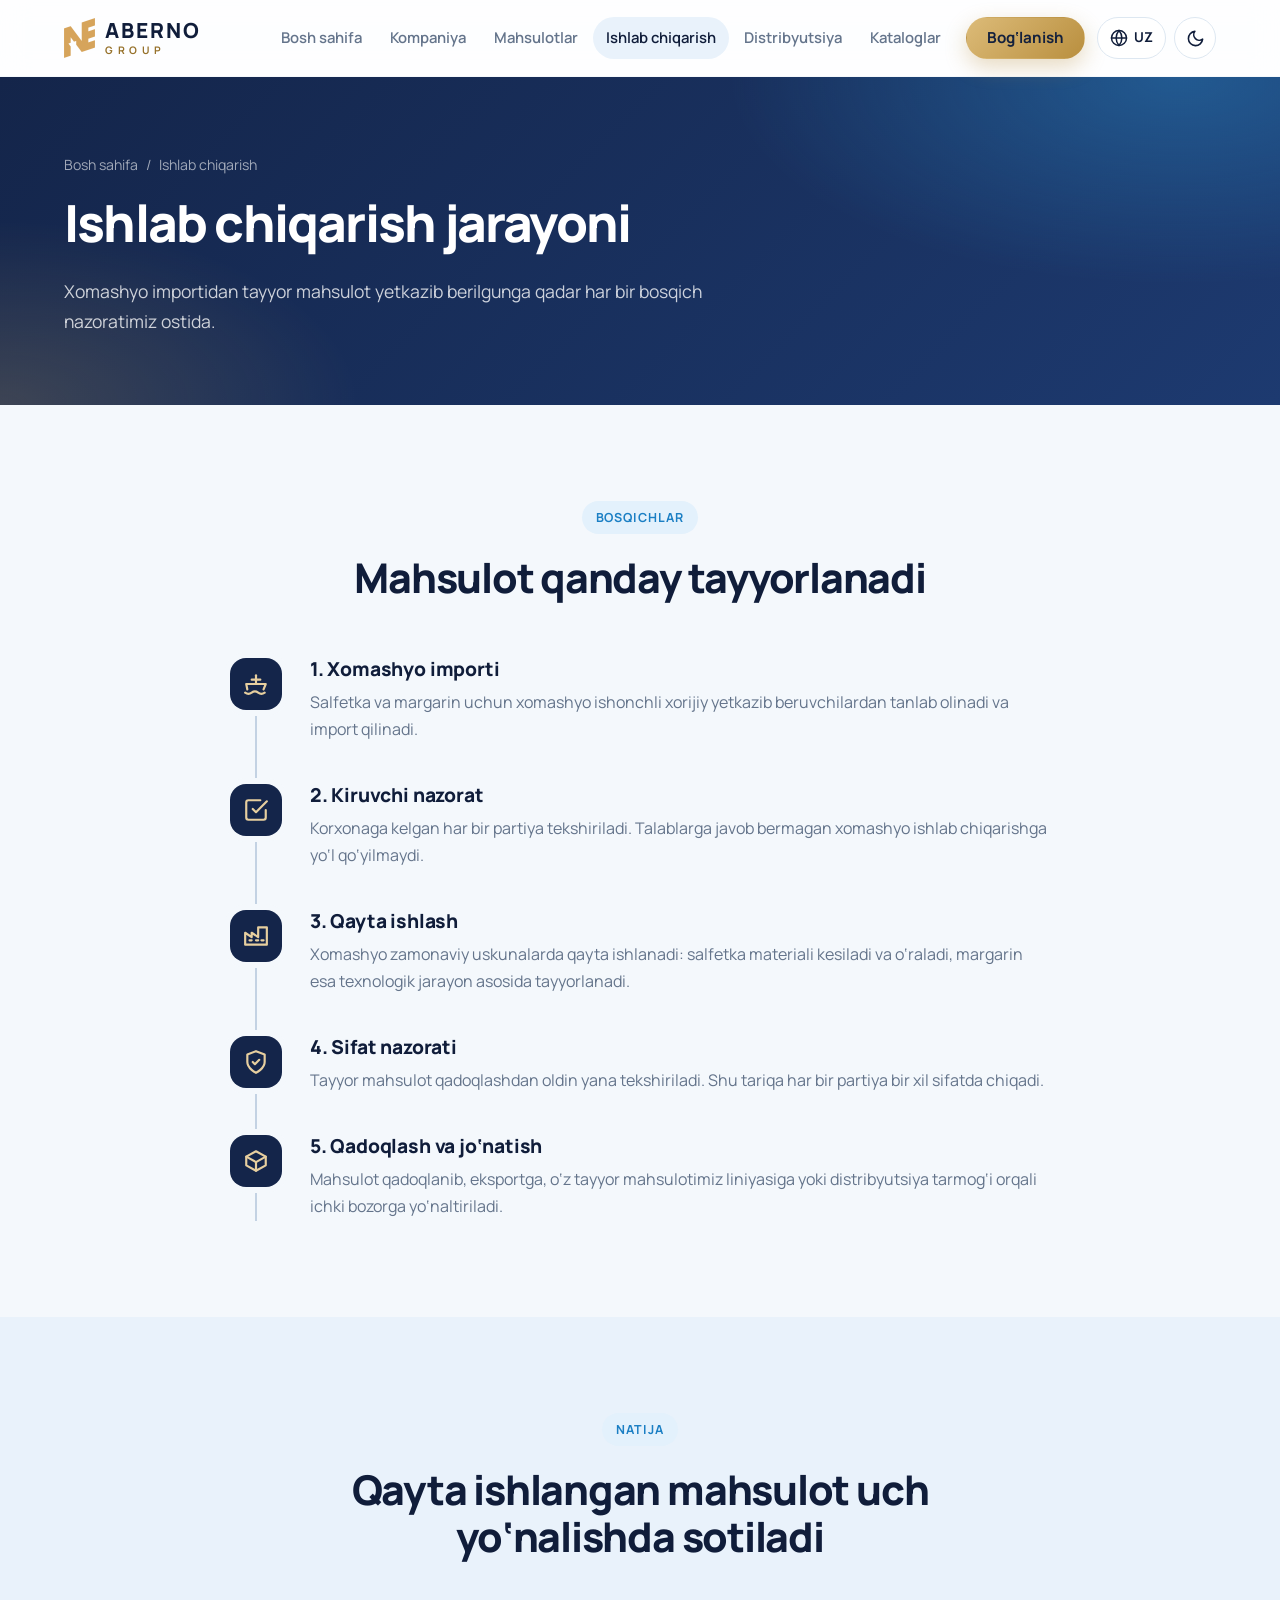
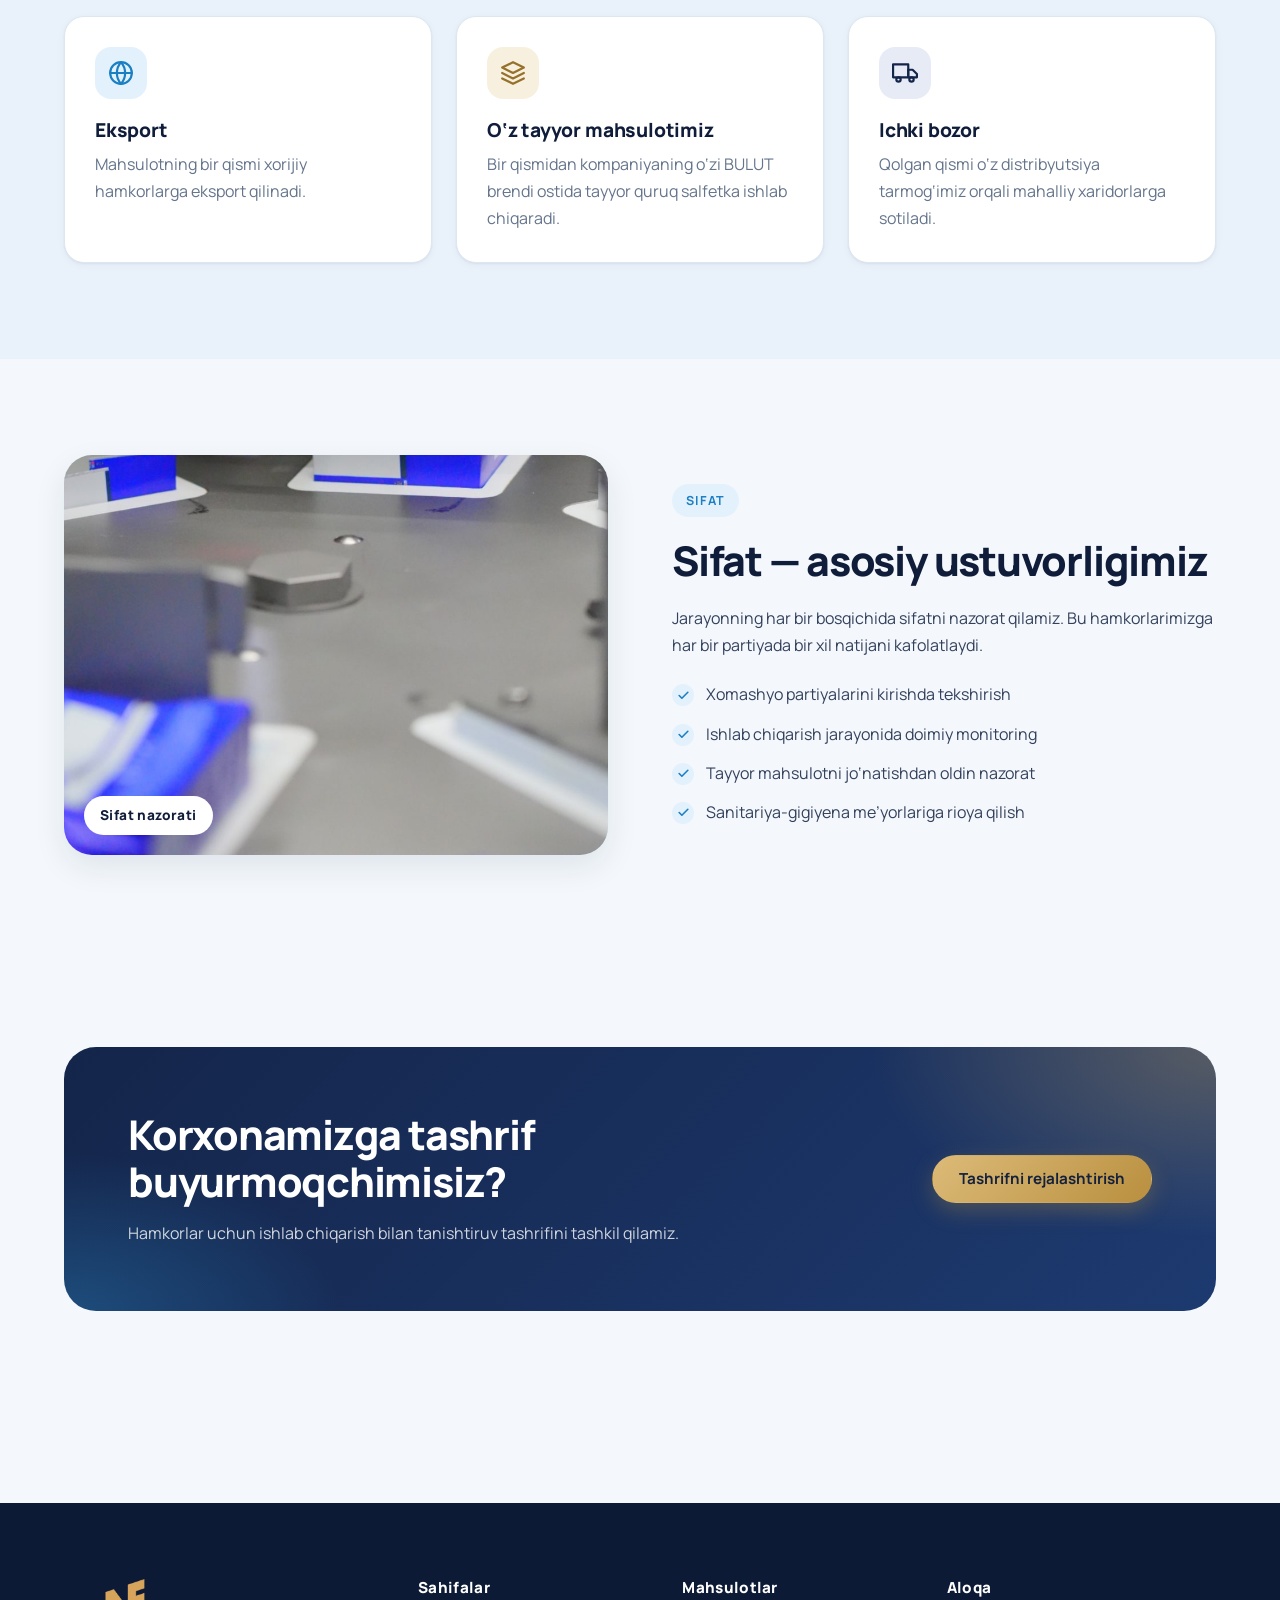
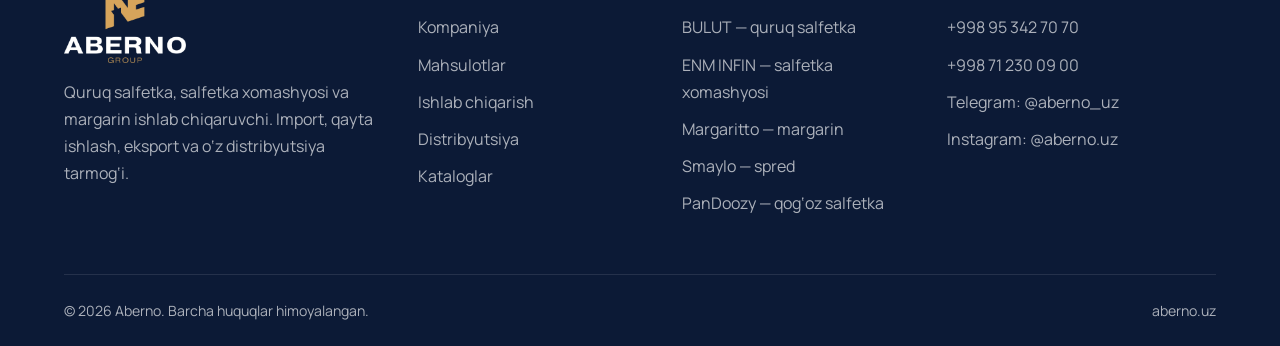
<file: production.html>
<!DOCTYPE html>
<html lang="uz">
<head>
  <meta charset="UTF-8">
  <meta name="viewport" content="width=device-width, initial-scale=1.0">
  <title>Ishlab chiqarish — Aberno</title>
  <meta name="description" content="Aberno ishlab chiqarish jarayoni: xomashyo importi, qayta ishlash, sifat nazorati, eksport va ichki bozorga yetkazib berish.">
  <link rel="icon" href="assets/img/favicon.png" type="image/png">
  <link rel="preconnect" href="https://fonts.googleapis.com">
  <link rel="preconnect" href="https://fonts.gstatic.com" crossorigin>
  <link href="https://fonts.googleapis.com/css2?family=Manrope:wght@400;500;600;700;800&display=swap" rel="stylesheet">
  <link rel="stylesheet" href="css/style.css">
  <script>
    try {
      var t = localStorage.getItem("theme");
      if (t === "light" || t === "dark") document.documentElement.dataset.theme = t;
      var l = localStorage.getItem("lang");
      if (l === "ru" || l === "en") {
        document.documentElement.lang = l;
        document.documentElement.classList.add("i18n-loading");
        setTimeout(function () { document.documentElement.classList.remove("i18n-loading"); }, 2000);
      }
    } catch (e) {}
  </script>
</head>
<body>

  <header class="header">
    <div class="container header__inner">
      <a href="index.html" class="logo"><img src="assets/img/logo-mark.png" alt="" width="31" height="40"><span class="logo__text">ABERNO<small>GROUP</small></span></a>
      <nav class="nav" id="nav" aria-label="Asosiy menyu">
        <a href="index.html" class="nav__link">Bosh sahifa</a>
        <a href="about.html" class="nav__link">Kompaniya</a>
        <a href="products.html" class="nav__link">Mahsulotlar</a>
        <a href="production.html" class="nav__link" aria-current="page">Ishlab chiqarish</a>
        <a href="distribution.html" class="nav__link">Distribyutsiya</a>
        <a href="catalogs.html" class="nav__link">Kataloglar</a>
        <a href="contact.html" class="btn btn--primary nav__cta">Bog‘lanish</a>
      </nav>
      <div class="header__actions">
        <div class="lang" data-i18n-skip>
          <button type="button" class="lang__btn" aria-haspopup="true" aria-expanded="false" aria-label="Tilni tanlash">
            <svg viewBox="0 0 24 24" fill="none" stroke="currentColor" stroke-width="2" stroke-linecap="round" stroke-linejoin="round" aria-hidden="true"><circle cx="12" cy="12" r="10"/><path d="M2 12h20"/><path d="M12 2a15 15 0 0 1 0 20 15 15 0 0 1 0-20"/></svg>
            <span class="lang__current">UZ</span>
          </button>
          <ul class="lang__menu">
            <li><button type="button" data-lang="uz" lang="uz">O‘zbekcha</button></li>
            <li><button type="button" data-lang="ru" lang="ru">Русский</button></li>
            <li><button type="button" data-lang="en" lang="en">English</button></li>
          </ul>
        </div>
        <button type="button" class="theme-toggle" data-i18n-skip aria-label="Qorong‘u rejimga o‘tish" aria-pressed="false">
          <svg class="icon-moon" viewBox="0 0 24 24" fill="none" stroke="currentColor" stroke-width="2" stroke-linecap="round" stroke-linejoin="round" aria-hidden="true"><path d="M21 12.8A9 9 0 1 1 11.2 3a7 7 0 0 0 9.8 9.8Z"/></svg>
          <svg class="icon-sun" viewBox="0 0 24 24" fill="none" stroke="currentColor" stroke-width="2" stroke-linecap="round" stroke-linejoin="round" aria-hidden="true"><circle cx="12" cy="12" r="4"/><path d="M12 2v2M12 20v2M4.9 4.9l1.4 1.4M17.7 17.7l1.4 1.4M2 12h2M20 12h2M4.9 19.1l1.4-1.4M17.7 6.3l1.4-1.4"/></svg>
        </button>
        <button class="burger" aria-label="Menyuni ochish" aria-expanded="false" aria-controls="nav"><span></span><span></span><span></span></button>
      </div>
    </div>
  </header>

  <main>
    <section class="page-hero">
      <div class="container">
        <div class="breadcrumb"><a href="index.html">Bosh sahifa</a><span>/</span><span>Ishlab chiqarish</span></div>
        <h1>Ishlab chiqarish jarayoni</h1>
        <p>Xomashyo importidan tayyor mahsulot yetkazib berilgunga qadar har bir bosqich nazoratimiz ostida.</p>
      </div>
    </section>

    <!-- Jarayon -->
    <section class="section">
      <div class="container">
        <div class="section__head reveal">
          <span class="eyebrow eyebrow--dark">Bosqichlar</span>
          <h2>Mahsulot qanday tayyorlanadi</h2>
        </div>
        <div class="timeline">
          <div class="tl-item reveal">
            <div class="icon-box"><svg viewBox="0 0 24 24" fill="none" stroke="currentColor" stroke-width="2" stroke-linecap="round" stroke-linejoin="round"><path d="M2 20c2 1.5 4 1.5 6 0s4-1.5 6 0 4 1.5 6 0"/><path d="M4 17 3 12h18l-2 5"/><path d="M12 12V4"/><path d="M8 8h8"/></svg></div>
            <h3>1. Xomashyo importi</h3>
            <p>Salfetka va margarin uchun xomashyo ishonchli xorijiy yetkazib beruvchilardan tanlab olinadi va import qilinadi.</p>
          </div>
          <div class="tl-item reveal">
            <div class="icon-box"><svg viewBox="0 0 24 24" fill="none" stroke="currentColor" stroke-width="2" stroke-linecap="round" stroke-linejoin="round"><path d="M9 11l3 3L22 4"/><path d="M21 12v7a2 2 0 0 1-2 2H5a2 2 0 0 1-2-2V5a2 2 0 0 1 2-2h11"/></svg></div>
            <h3>2. Kiruvchi nazorat</h3>
            <p>Korxonaga kelgan har bir partiya tekshiriladi. Talablarga javob bermagan xomashyo ishlab chiqarishga yo‘l qo‘yilmaydi.</p>
          </div>
          <div class="tl-item reveal">
            <div class="icon-box"><svg viewBox="0 0 24 24" fill="none" stroke="currentColor" stroke-width="2" stroke-linecap="round" stroke-linejoin="round"><path d="M2 20V9l6 4V9l6 4V4h8v16Z"/><path d="M6 16h2M12 16h2M17 16h2"/></svg></div>
            <h3>3. Qayta ishlash</h3>
            <p>Xomashyo zamonaviy uskunalarda qayta ishlanadi: salfetka materiali kesiladi va o‘raladi, margarin esa texnologik jarayon asosida tayyorlanadi.</p>
          </div>
          <div class="tl-item reveal">
            <div class="icon-box"><svg viewBox="0 0 24 24" fill="none" stroke="currentColor" stroke-width="2" stroke-linecap="round" stroke-linejoin="round"><path d="M12 22s8-4 8-10V5l-8-3-8 3v7c0 6 8 10 8 10Z"/><path d="m9 12 2 2 4-4"/></svg></div>
            <h3>4. Sifat nazorati</h3>
            <p>Tayyor mahsulot qadoqlashdan oldin yana tekshiriladi. Shu tariqa har bir partiya bir xil sifatda chiqadi.</p>
          </div>
          <div class="tl-item reveal">
            <div class="icon-box"><svg viewBox="0 0 24 24" fill="none" stroke="currentColor" stroke-width="2" stroke-linecap="round" stroke-linejoin="round"><path d="M21 8 12 3 3 8v8l9 5 9-5V8Z"/><path d="m3 8 9 5 9-5"/><path d="M12 13v8"/></svg></div>
            <h3>5. Qadoqlash va jo‘natish</h3>
            <p>Mahsulot qadoqlanib, eksportga, o‘z tayyor mahsulotimiz liniyasiga yoki distribyutsiya tarmog‘i orqali ichki bozorga yo‘naltiriladi.</p>
          </div>
        </div>
      </div>
    </section>

    <!-- Mahsulot yo'nalishlari -->
    <section class="section section--white">
      <div class="container">
        <div class="section__head reveal">
          <span class="eyebrow eyebrow--dark">Natija</span>
          <h2>Qayta ishlangan mahsulot uch yo‘nalishda sotiladi</h2>
        </div>
        <div class="grid grid--3">
          <div class="card reveal">
            <div class="icon-box"><svg viewBox="0 0 24 24" fill="none" stroke="currentColor" stroke-width="2" stroke-linecap="round" stroke-linejoin="round"><circle cx="12" cy="12" r="10"/><path d="M2 12h20"/><path d="M12 2a15 15 0 0 1 0 20 15 15 0 0 1 0-20"/></svg></div>
            <h3>Eksport</h3>
            <p>Mahsulotning bir qismi xorijiy hamkorlarga eksport qilinadi.</p>
          </div>
          <div class="card reveal">
            <div class="icon-box icon-box--accent"><svg viewBox="0 0 24 24" fill="none" stroke="currentColor" stroke-width="2" stroke-linecap="round" stroke-linejoin="round"><path d="M12 2 2 7l10 5 10-5-10-5Z"/><path d="m2 17 10 5 10-5"/><path d="m2 12 10 5 10-5"/></svg></div>
            <h3>O‘z tayyor mahsulotimiz</h3>
            <p>Bir qismidan kompaniyaning o‘zi BULUT brendi ostida tayyor quruq salfetka ishlab chiqaradi.</p>
          </div>
          <div class="card reveal">
            <div class="icon-box icon-box--navy"><svg viewBox="0 0 24 24" fill="none" stroke="currentColor" stroke-width="2" stroke-linecap="round" stroke-linejoin="round"><path d="M1 4h14v12H1z"/><path d="M15 9h4l4 4v3h-8z"/><circle cx="6" cy="18" r="2"/><circle cx="18" cy="18" r="2"/></svg></div>
            <h3>Ichki bozor</h3>
            <p>Qolgan qismi o‘z distribyutsiya tarmog‘imiz orqali mahalliy xaridorlarga sotiladi.</p>
          </div>
        </div>
      </div>
    </section>

    <!-- Sifat -->
    <section class="section">
      <div class="container split">
        <div class="split__media bg-teal reveal">
          <img src="assets/img/machine.jpg" alt="" loading="lazy" width="1400" height="700">
          <svg class="big-icon" viewBox="0 0 24 24" fill="none" stroke="currentColor" stroke-width="1.2" stroke-linecap="round" stroke-linejoin="round" aria-hidden="true"><path d="M12 22s8-4 8-10V5l-8-3-8 3v7c0 6 8 10 8 10Z"/><path d="m9 12 2 2 4-4"/></svg>
          <span class="tag">Sifat nazorati</span>
        </div>
        <div class="reveal">
          <span class="eyebrow eyebrow--dark">Sifat</span>
          <h2>Sifat — asosiy ustuvorligimiz</h2>
          <p>Jarayonning har bir bosqichida sifatni nazorat qilamiz. Bu hamkorlarimizga har bir partiyada bir xil natijani kafolatlaydi.</p>
          <ul class="check-list">
            <li>Xomashyo partiyalarini kirishda tekshirish</li>
            <li>Ishlab chiqarish jarayonida doimiy monitoring</li>
            <li>Tayyor mahsulotni jo‘natishdan oldin nazorat</li>
            <li>Sanitariya-gigiyena me’yorlariga rioya qilish</li>
          </ul>
        </div>
      </div>
    </section>

    <section class="section">
      <div class="container">
        <div class="cta reveal">
          <div>
            <h2>Korxonamizga tashrif buyurmoqchimisiz?</h2>
            <p>Hamkorlar uchun ishlab chiqarish bilan tanishtiruv tashrifini tashkil qilamiz.</p>
          </div>
          <div class="cta__actions">
            <a href="contact.html" class="btn btn--primary">Tashrifni rejalashtirish</a>
          </div>
        </div>
      </div>
    </section>
  </main>

  <footer class="footer">
    <div class="container">
      <div class="footer__grid">
        <div>
          <a href="index.html" class="logo"><img class="logo__full" src="assets/img/logo-full-light.png" alt="Aberno Group" width="122" height="84"></a>
          <p>Quruq salfetka, salfetka xomashyosi va margarin ishlab chiqaruvchi. Import, qayta ishlash, eksport va o‘z distribyutsiya tarmog‘i.</p>
        </div>
        <div>
          <h4>Sahifalar</h4>
          <ul>
            <li><a href="about.html">Kompaniya</a></li>
            <li><a href="products.html">Mahsulotlar</a></li>
            <li><a href="production.html">Ishlab chiqarish</a></li>
            <li><a href="distribution.html">Distribyutsiya</a></li>
            <li><a href="catalogs.html">Kataloglar</a></li>
          </ul>
        </div>
        <div>
          <h4>Mahsulotlar</h4>
          <ul>
            <li><a href="products.html#salfetka">BULUT — quruq salfetka</a></li>
            <li><a href="products.html#xomashyo">ENM INFIN — salfetka xomashyosi</a></li>
            <li><a href="products.html#margarin">Margaritto — margarin</a></li>
            <li><a href="products.html#smaylo">Smaylo — spred</a></li>
            <li><a href="products.html#pandoozy">PanDoozy — qog‘oz salfetka</a></li>
          </ul>
        </div>
        <div>
          <h4>Aloqa</h4>
          <ul>
            <li><a href="tel:+998953427070">+998 95 342 70 70</a></li>
            <li><a href="tel:+998712300900">+998 71 230 09 00</a></li>
            <li><a href="https://t.me/aberno_uz" target="_blank" rel="noopener">Telegram: @aberno_uz</a></li>
            <li><a href="https://www.instagram.com/aberno.uz" target="_blank" rel="noopener">Instagram: @aberno.uz</a></li>
          </ul>
        </div>
      </div>
      <div class="footer__bottom">
        <span>© <span data-year>2026</span> Aberno. Barcha huquqlar himoyalangan.</span>
        <span>aberno.uz</span>
      </div>
    </div>
  </footer>

  <script src="js/i18n.js"></script>
  <script src="js/main.js"></script>
</body>
</html>
</file>
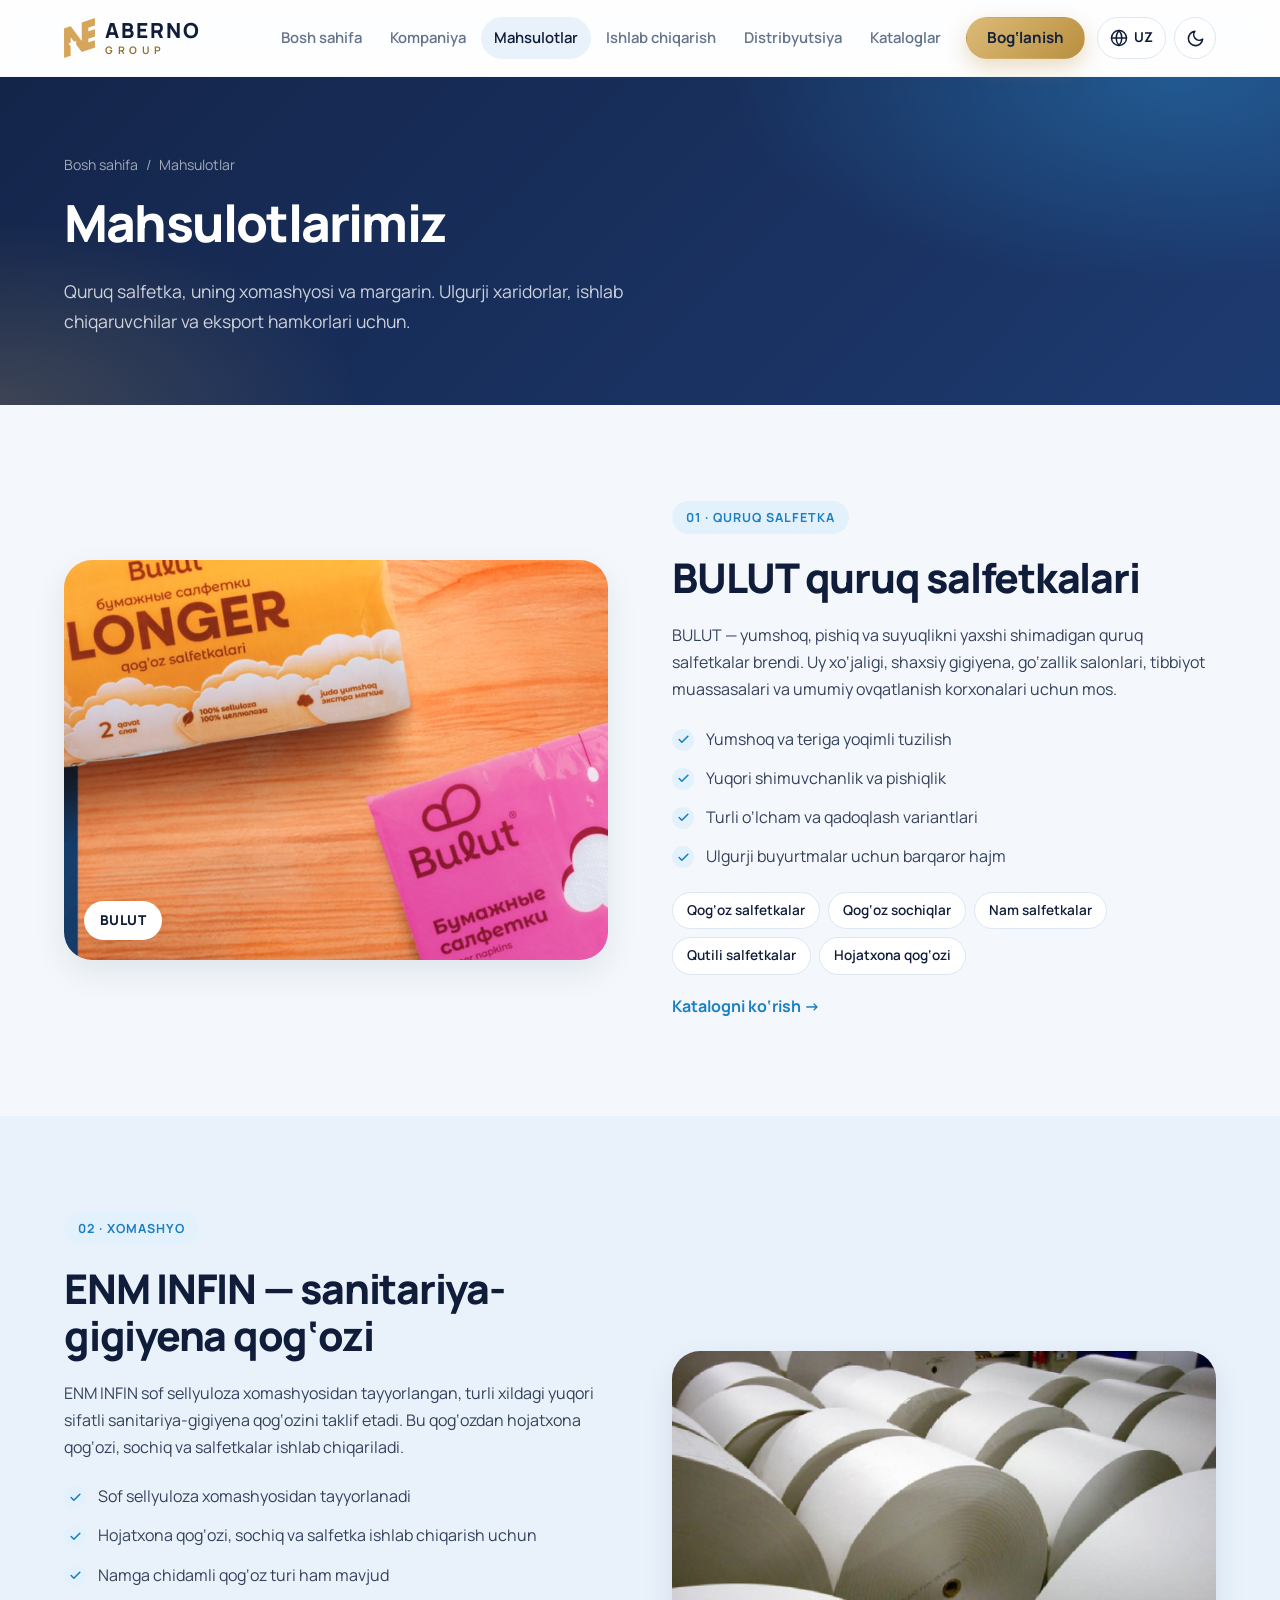
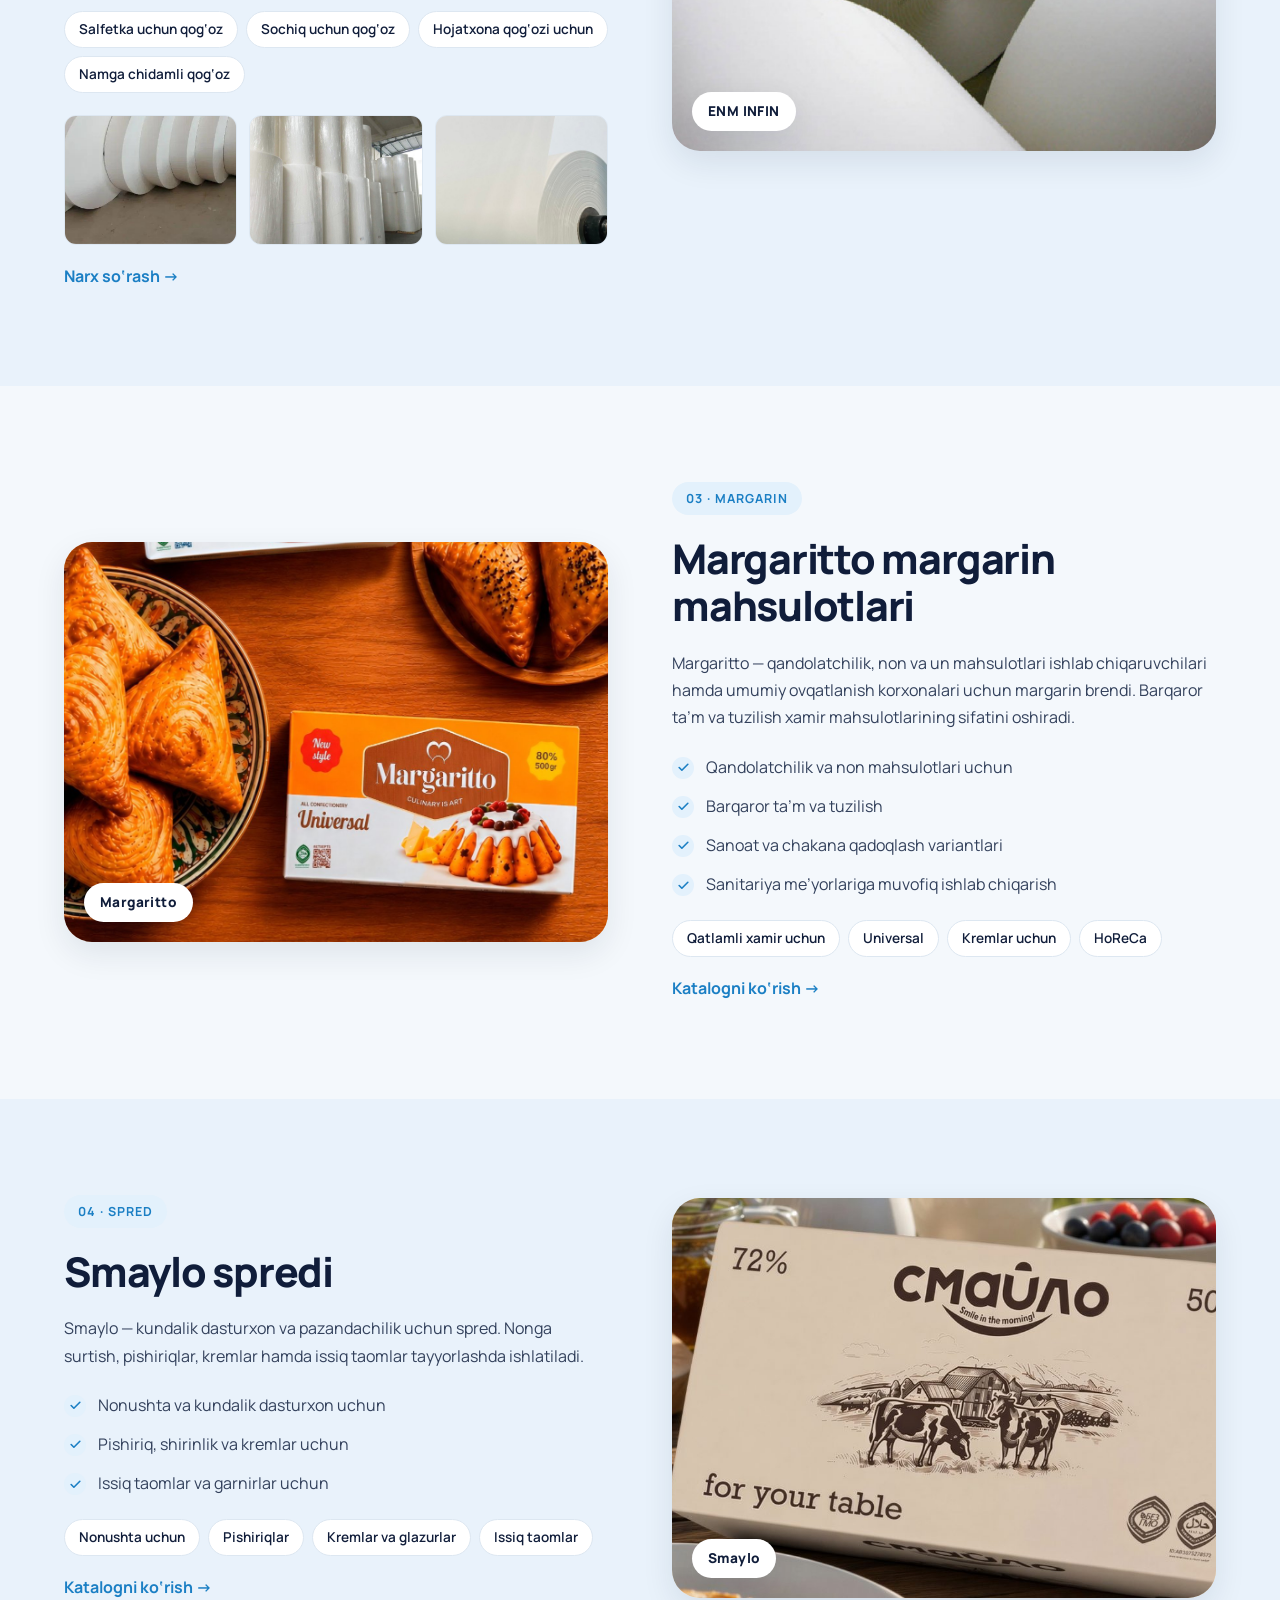
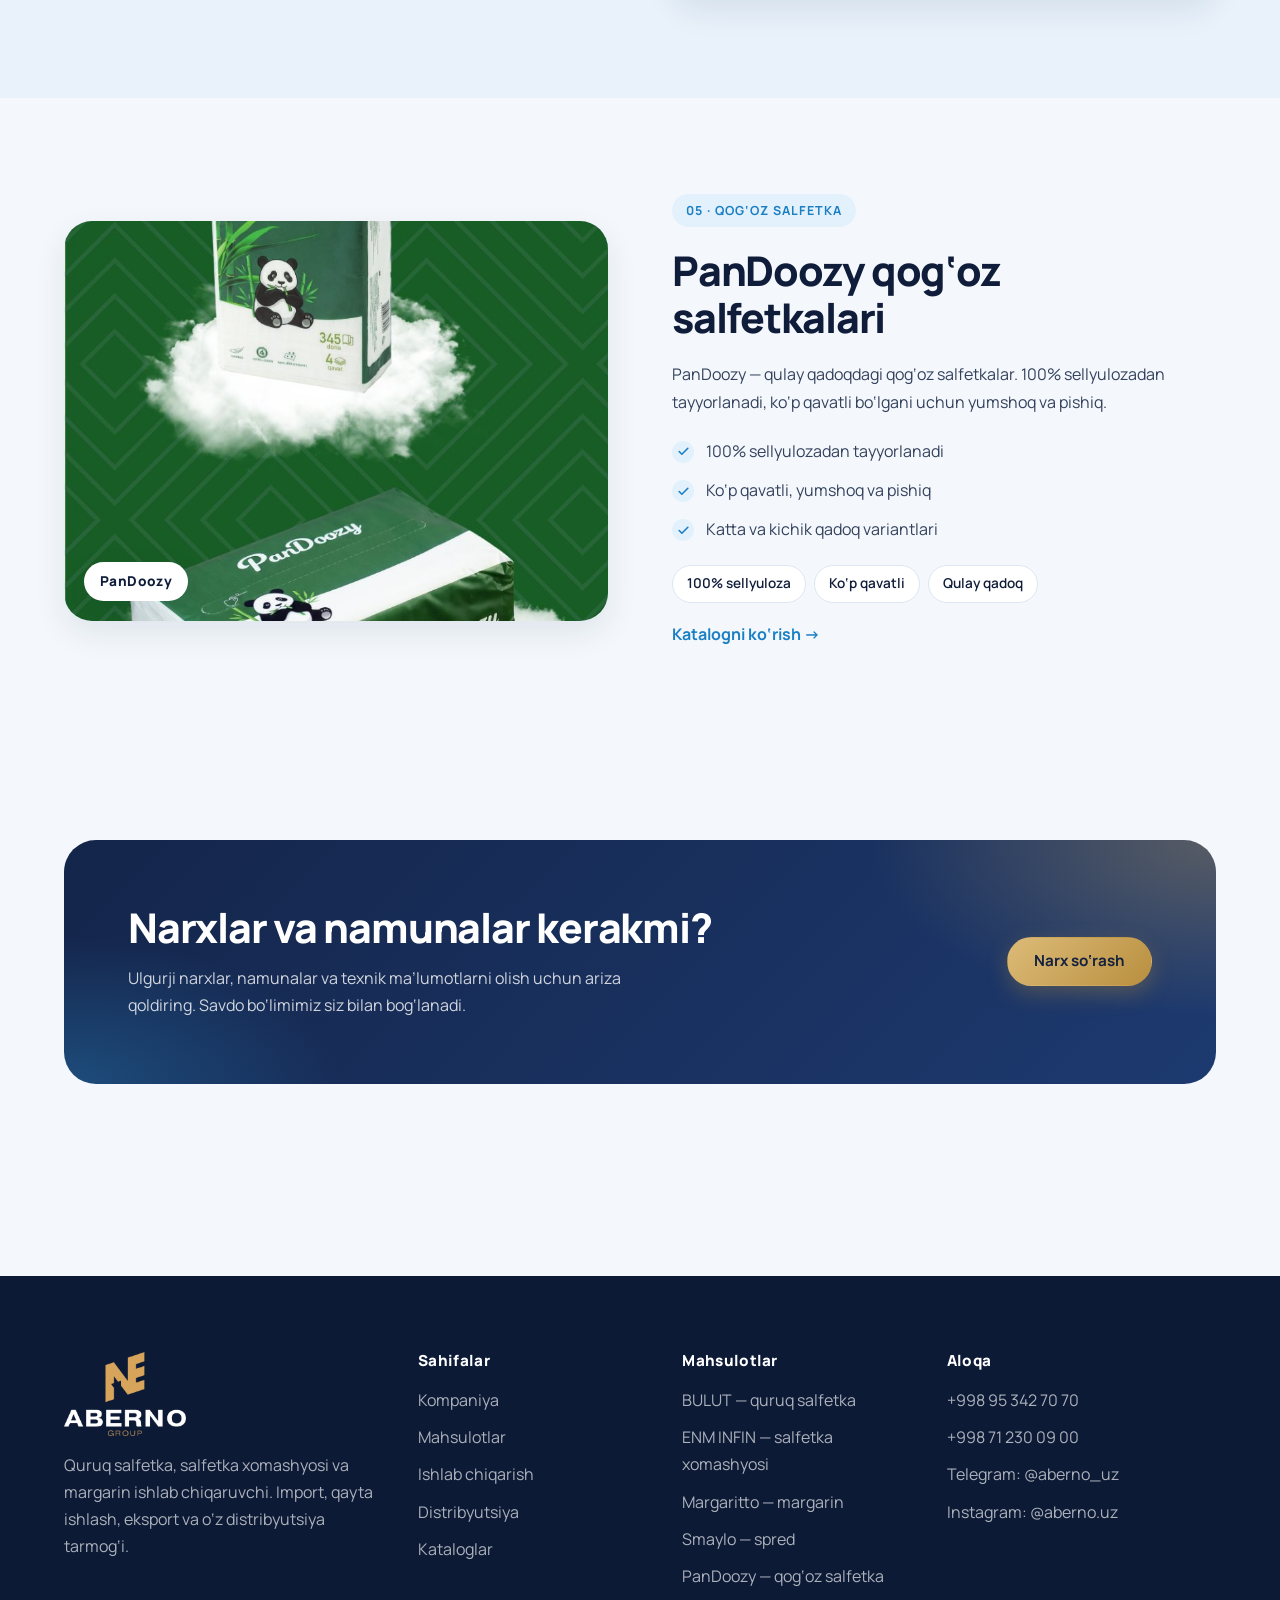
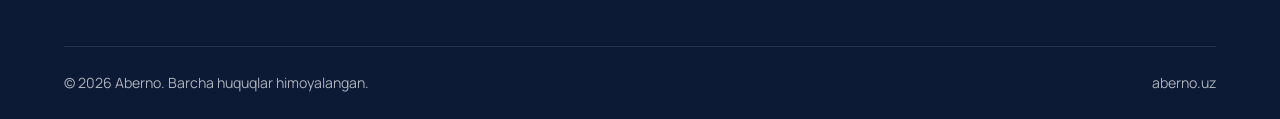
<file: products.html>
<!DOCTYPE html>
<html lang="uz">
<head>
  <meta charset="UTF-8">
  <meta name="viewport" content="width=device-width, initial-scale=1.0">
  <title>Mahsulotlar — Aberno</title>
  <meta name="description" content="Aberno mahsulotlari: BULUT quruq salfetkalari, ENM INFIN salfetka xomashyosi va Margaritto margarin.">
  <link rel="icon" href="assets/img/favicon.png" type="image/png">
  <link rel="preconnect" href="https://fonts.googleapis.com">
  <link rel="preconnect" href="https://fonts.gstatic.com" crossorigin>
  <link href="https://fonts.googleapis.com/css2?family=Manrope:wght@400;500;600;700;800&display=swap" rel="stylesheet">
  <link rel="stylesheet" href="css/style.css">
  <script>
    try {
      var t = localStorage.getItem("theme");
      if (t === "light" || t === "dark") document.documentElement.dataset.theme = t;
      var l = localStorage.getItem("lang");
      if (l === "ru" || l === "en") {
        document.documentElement.lang = l;
        document.documentElement.classList.add("i18n-loading");
        setTimeout(function () { document.documentElement.classList.remove("i18n-loading"); }, 2000);
      }
    } catch (e) {}
  </script>
</head>
<body>

  <header class="header">
    <div class="container header__inner">
      <a href="index.html" class="logo"><img src="assets/img/logo-mark.png" alt="" width="31" height="40"><span class="logo__text">ABERNO<small>GROUP</small></span></a>
      <nav class="nav" id="nav" aria-label="Asosiy menyu">
        <a href="index.html" class="nav__link">Bosh sahifa</a>
        <a href="about.html" class="nav__link">Kompaniya</a>
        <a href="products.html" class="nav__link" aria-current="page">Mahsulotlar</a>
        <a href="production.html" class="nav__link">Ishlab chiqarish</a>
        <a href="distribution.html" class="nav__link">Distribyutsiya</a>
        <a href="catalogs.html" class="nav__link">Kataloglar</a>
        <a href="contact.html" class="btn btn--primary nav__cta">Bog‘lanish</a>
      </nav>
      <div class="header__actions">
        <div class="lang" data-i18n-skip>
          <button type="button" class="lang__btn" aria-haspopup="true" aria-expanded="false" aria-label="Tilni tanlash">
            <svg viewBox="0 0 24 24" fill="none" stroke="currentColor" stroke-width="2" stroke-linecap="round" stroke-linejoin="round" aria-hidden="true"><circle cx="12" cy="12" r="10"/><path d="M2 12h20"/><path d="M12 2a15 15 0 0 1 0 20 15 15 0 0 1 0-20"/></svg>
            <span class="lang__current">UZ</span>
          </button>
          <ul class="lang__menu">
            <li><button type="button" data-lang="uz" lang="uz">O‘zbekcha</button></li>
            <li><button type="button" data-lang="ru" lang="ru">Русский</button></li>
            <li><button type="button" data-lang="en" lang="en">English</button></li>
          </ul>
        </div>
        <button type="button" class="theme-toggle" data-i18n-skip aria-label="Qorong‘u rejimga o‘tish" aria-pressed="false">
          <svg class="icon-moon" viewBox="0 0 24 24" fill="none" stroke="currentColor" stroke-width="2" stroke-linecap="round" stroke-linejoin="round" aria-hidden="true"><path d="M21 12.8A9 9 0 1 1 11.2 3a7 7 0 0 0 9.8 9.8Z"/></svg>
          <svg class="icon-sun" viewBox="0 0 24 24" fill="none" stroke="currentColor" stroke-width="2" stroke-linecap="round" stroke-linejoin="round" aria-hidden="true"><circle cx="12" cy="12" r="4"/><path d="M12 2v2M12 20v2M4.9 4.9l1.4 1.4M17.7 17.7l1.4 1.4M2 12h2M20 12h2M4.9 19.1l1.4-1.4M17.7 6.3l1.4-1.4"/></svg>
        </button>
        <button class="burger" aria-label="Menyuni ochish" aria-expanded="false" aria-controls="nav"><span></span><span></span><span></span></button>
      </div>
    </div>
  </header>

  <main>
    <section class="page-hero">
      <div class="container">
        <div class="breadcrumb"><a href="index.html">Bosh sahifa</a><span>/</span><span>Mahsulotlar</span></div>
        <h1>Mahsulotlarimiz</h1>
        <p>Quruq salfetka, uning xomashyosi va margarin. Ulgurji xaridorlar, ishlab chiqaruvchilar va eksport hamkorlari uchun.</p>
      </div>
    </section>

    <!-- Quruq salfetka -->
    <section class="section" id="salfetka">
      <div class="container split">
        <div class="split__media bg-teal reveal">
          <img src="assets/img/bulut.jpg" alt="BULUT" loading="lazy" width="900" height="1094">
          <svg class="big-icon" viewBox="0 0 24 24" fill="none" stroke="currentColor" stroke-width="1.2" stroke-linecap="round" stroke-linejoin="round" aria-hidden="true"><path d="M12 2 2 7l10 5 10-5-10-5Z"/><path d="m2 17 10 5 10-5"/><path d="m2 12 10 5 10-5"/></svg>
          <span class="tag">BULUT</span>
        </div>
        <div class="reveal">
          <span class="eyebrow eyebrow--dark">01 · Quruq salfetka</span>
          <h2>BULUT quruq salfetkalari</h2>
          <p>BULUT — yumshoq, pishiq va suyuqlikni yaxshi shimadigan quruq salfetkalar brendi. Uy xo‘jaligi, shaxsiy gigiyena, go‘zallik salonlari, tibbiyot muassasalari va umumiy ovqatlanish korxonalari uchun mos.</p>
          <ul class="check-list">
            <li>Yumshoq va teriga yoqimli tuzilish</li>
            <li>Yuqori shimuvchanlik va pishiqlik</li>
            <li>Turli o‘lcham va qadoqlash variantlari</li>
            <li>Ulgurji buyurtmalar uchun barqaror hajm</li>
          </ul>
          <div class="chips">
            <span class="chip">Qog‘oz salfetkalar</span>
            <span class="chip">Qog‘oz sochiqlar</span>
            <span class="chip">Nam salfetkalar</span>
            <span class="chip">Qutili salfetkalar</span>
            <span class="chip">Hojatxona qog‘ozi</span>
          </div>
          <a href="catalogs.html#qogoz" class="card__link">Katalogni ko‘rish →</a>
        </div>
      </div>
    </section>

    <!-- Xomashyo -->
    <section class="section section--white" id="xomashyo">
      <div class="container split split--reverse">
        <div class="split__media bg-navy reveal">
          <img src="assets/img/enm-stack.jpg" alt="ENM INFIN qog‘oz rulonlari" loading="lazy" width="1365" height="914">
          <span class="tag">ENM INFIN</span>
        </div>
        <div class="reveal">
          <span class="eyebrow eyebrow--dark">02 · Xomashyo</span>
          <h2>ENM INFIN — sanitariya-gigiyena qog‘ozi</h2>
          <p>ENM INFIN sof sellyuloza xomashyosidan tayyorlangan, turli xildagi yuqori sifatli sanitariya-gigiyena qog‘ozini taklif etadi. Bu qog‘ozdan hojatxona qog‘ozi, sochiq va salfetkalar ishlab chiqariladi.</p>
          <ul class="check-list">
            <li>Sof sellyuloza xomashyosidan tayyorlanadi</li>
            <li>Hojatxona qog‘ozi, sochiq va salfetka ishlab chiqarish uchun</li>
            <li>Namga chidamli qog‘oz turi ham mavjud</li>
          </ul>
          <div class="chips">
            <span class="chip">Salfetka uchun qog‘oz</span>
            <span class="chip">Sochiq uchun qog‘oz</span>
            <span class="chip">Hojatxona qog‘ozi uchun</span>
            <span class="chip">Namga chidamli qog‘oz</span>
          </div>
          <div class="catalog-pages">
            <img src="assets/img/enm-rolls.jpg" alt="Qog‘oz rulonlari ombori" loading="lazy" width="2056" height="904">
            <img src="assets/img/enm-jumbo.jpg" alt="Katta qog‘oz rulonlari" loading="lazy" width="995" height="1001">
            <img src="assets/img/enm-machine.jpg" alt="Qog‘oz rulonini o‘rash jarayoni" loading="lazy" width="774" height="1001">
          </div>
          <a href="contact.html" class="card__link">Narx so‘rash →</a>
        </div>
      </div>
    </section>

    <!-- Margarin -->
    <section class="section" id="margarin">
      <div class="container split">
        <div class="split__media bg-accent reveal">
          <img src="assets/img/margaritto.jpg" alt="Margaritto" loading="lazy" width="1200" height="1791">
          <svg class="big-icon" viewBox="0 0 24 24" fill="none" stroke="currentColor" stroke-width="1.2" stroke-linecap="round" stroke-linejoin="round" aria-hidden="true"><path d="M21 8 12 3 3 8v8l9 5 9-5V8Z"/><path d="m3 8 9 5 9-5"/><path d="M12 13v8"/></svg>
          <span class="tag">Margaritto</span>
        </div>
        <div class="reveal">
          <span class="eyebrow eyebrow--dark">03 · Margarin</span>
          <h2>Margaritto margarin mahsulotlari</h2>
          <p>Margaritto — qandolatchilik, non va un mahsulotlari ishlab chiqaruvchilari hamda umumiy ovqatlanish korxonalari uchun margarin brendi. Barqaror ta’m va tuzilish xamir mahsulotlarining sifatini oshiradi.</p>
          <ul class="check-list">
            <li>Qandolatchilik va non mahsulotlari uchun</li>
            <li>Barqaror ta’m va tuzilish</li>
            <li>Sanoat va chakana qadoqlash variantlari</li>
            <li>Sanitariya me’yorlariga muvofiq ishlab chiqarish</li>
          </ul>
          <div class="chips">
            <span class="chip">Qatlamli xamir uchun</span>
            <span class="chip">Universal</span>
            <span class="chip">Kremlar uchun</span>
            <span class="chip">HoReCa</span>
          </div>
          <a href="catalogs.html#yog-moy" class="card__link">Katalogni ko‘rish →</a>
        </div>
      </div>
    </section>

    <!-- Smaylo -->
    <section class="section section--white" id="smaylo">
      <div class="container split split--reverse">
        <div class="split__media bg-accent reveal">
          <img src="assets/img/smaylo.jpg" alt="Smaylo spredi qadog‘i" loading="lazy" width="1400" height="616">
          <span class="tag">Smaylo</span>
        </div>
        <div class="reveal">
          <span class="eyebrow eyebrow--dark">04 · Spred</span>
          <h2>Smaylo spredi</h2>
          <p>Smaylo — kundalik dasturxon va pazandachilik uchun spred. Nonga surtish, pishiriqlar, kremlar hamda issiq taomlar tayyorlashda ishlatiladi.</p>
          <ul class="check-list">
            <li>Nonushta va kundalik dasturxon uchun</li>
            <li>Pishiriq, shirinlik va kremlar uchun</li>
            <li>Issiq taomlar va garnirlar uchun</li>
          </ul>
          <div class="chips">
            <span class="chip">Nonushta uchun</span>
            <span class="chip">Pishiriqlar</span>
            <span class="chip">Kremlar va glazurlar</span>
            <span class="chip">Issiq taomlar</span>
          </div>
          <a href="catalogs.html#yog-moy" class="card__link">Katalogni ko‘rish →</a>
        </div>
      </div>
    </section>

    <!-- PanDoozy -->
    <section class="section" id="pandoozy">
      <div class="container split">
        <div class="split__media bg-teal reveal">
          <img src="assets/img/pandoozy.jpg" alt="PanDoozy qog‘oz salfetkalari" loading="lazy" width="800" height="1425">
          <span class="tag">PanDoozy</span>
        </div>
        <div class="reveal">
          <span class="eyebrow eyebrow--dark">05 · Qog‘oz salfetka</span>
          <h2>PanDoozy qog‘oz salfetkalari</h2>
          <p>PanDoozy — qulay qadoqdagi qog‘oz salfetkalar. 100% sellyulozadan tayyorlanadi, ko‘p qavatli bo‘lgani uchun yumshoq va pishiq.</p>
          <ul class="check-list">
            <li>100% sellyulozadan tayyorlanadi</li>
            <li>Ko‘p qavatli, yumshoq va pishiq</li>
            <li>Katta va kichik qadoq variantlari</li>
          </ul>
          <div class="chips">
            <span class="chip">100% sellyuloza</span>
            <span class="chip">Ko‘p qavatli</span>
            <span class="chip">Qulay qadoq</span>
          </div>
          <a href="catalogs.html#qogoz" class="card__link">Katalogni ko‘rish →</a>
        </div>
      </div>
    </section>

    <section class="section">
      <div class="container">
        <div class="cta reveal">
          <div>
            <h2>Narxlar va namunalar kerakmi?</h2>
            <p>Ulgurji narxlar, namunalar va texnik ma’lumotlarni olish uchun ariza qoldiring. Savdo bo‘limimiz siz bilan bog‘lanadi.</p>
          </div>
          <div class="cta__actions">
            <a href="contact.html" class="btn btn--primary">Narx so‘rash</a>
          </div>
        </div>
      </div>
    </section>
  </main>

  <footer class="footer">
    <div class="container">
      <div class="footer__grid">
        <div>
          <a href="index.html" class="logo"><img class="logo__full" src="assets/img/logo-full-light.png" alt="Aberno Group" width="122" height="84"></a>
          <p>Quruq salfetka, salfetka xomashyosi va margarin ishlab chiqaruvchi. Import, qayta ishlash, eksport va o‘z distribyutsiya tarmog‘i.</p>
        </div>
        <div>
          <h4>Sahifalar</h4>
          <ul>
            <li><a href="about.html">Kompaniya</a></li>
            <li><a href="products.html">Mahsulotlar</a></li>
            <li><a href="production.html">Ishlab chiqarish</a></li>
            <li><a href="distribution.html">Distribyutsiya</a></li>
            <li><a href="catalogs.html">Kataloglar</a></li>
          </ul>
        </div>
        <div>
          <h4>Mahsulotlar</h4>
          <ul>
            <li><a href="products.html#salfetka">BULUT — quruq salfetka</a></li>
            <li><a href="products.html#xomashyo">ENM INFIN — salfetka xomashyosi</a></li>
            <li><a href="products.html#margarin">Margaritto — margarin</a></li>
            <li><a href="products.html#smaylo">Smaylo — spred</a></li>
            <li><a href="products.html#pandoozy">PanDoozy — qog‘oz salfetka</a></li>
          </ul>
        </div>
        <div>
          <h4>Aloqa</h4>
          <ul>
            <li><a href="tel:+998953427070">+998 95 342 70 70</a></li>
            <li><a href="tel:+998712300900">+998 71 230 09 00</a></li>
            <li><a href="https://t.me/aberno_uz" target="_blank" rel="noopener">Telegram: @aberno_uz</a></li>
            <li><a href="https://www.instagram.com/aberno.uz" target="_blank" rel="noopener">Instagram: @aberno.uz</a></li>
          </ul>
        </div>
      </div>
      <div class="footer__bottom">
        <span>© <span data-year>2026</span> Aberno. Barcha huquqlar himoyalangan.</span>
        <span>aberno.uz</span>
      </div>
    </div>
  </footer>

  <script src="js/i18n.js"></script>
  <script src="js/main.js"></script>
</body>
</html>
</file>
<file: css/style.css>
/* =========================================================
   ABERNO — umumiy uslublar
   Palitra brend kataloglaridan olingan: to'q ko'k, oltin, osmon ko'k
   ========================================================= */

:root {
  color-scheme: light;

  /* Brend ranglari — ikkala rejimda ham bir xil */
  --navy: #14254a;
  --navy-deep: #0c1a36;
  --gold: #c9a45c;
  --gold-strong: #b98f3f;
  --sky-brand: #2f9fe0;

  /* Rejimga qarab o'zgaradigan ranglar */
  --bg: #f4f8fc;
  --bg-alt: #e9f2fb;
  --surface: #ffffff;
  --text: #33415c;
  --heading: #101d3a;
  --muted: #64748b;
  --border: #dde7f1;
  --border-strong: #c3d2e3;
  --link: #1b7fc4;
  --primary: #14254a;
  --on-primary: #ffffff;
  --primary-hover: #1e3566;
  --sky-soft: #e3f1fc;
  --gold-soft: #f8f0df;
  --gold-ink: #96712a;
  --navy-soft: #e6ebf5;
  --navy-ink: #14254a;
  --grad-sky: linear-gradient(135deg, #e3f1fc, #c5e2f8);
  --grad-gold: linear-gradient(135deg, #faf3e3, #efdcb4);
  --grad-navy: linear-gradient(135deg, #e6ebf5, #cbd6ea);
  --hero-bg: radial-gradient(60% 70% at 85% 10%, rgba(47, 159, 224, .16), transparent 70%),
             radial-gradient(45% 55% at 5% 95%, rgba(201, 164, 92, .18), transparent 70%),
             linear-gradient(180deg, #ffffff 0%, #f4f8fc 100%);
  --header-bg: rgba(255, 255, 255, .86);
  --menu-bg: #ffffff;
  --input-bg: #f7fafd;
  --input-focus-bg: #ffffff;
  --band-from: #14254a;
  --band-to: #1d3a70;
  --footer-bg: #0c1a36;
  --map-a: #eaf2fa;
  --map-b: #dfeaf6;
  --danger: #d64545;
  --check-img: url("data:image/svg+xml,%3Csvg xmlns='http://www.w3.org/2000/svg' viewBox='0 0 24 24' fill='none' stroke='%231b7fc4' stroke-width='3' stroke-linecap='round' stroke-linejoin='round'%3E%3Cpath d='M20 6 9 17l-5-5'/%3E%3C/svg%3E");
  --shadow-sm: 0 1px 2px rgba(16, 29, 58, .05), 0 2px 8px rgba(16, 29, 58, .04);
  --shadow: 0 12px 32px rgba(16, 29, 58, .09);
  --shadow-lg: 0 24px 60px rgba(16, 29, 58, .16);
  --icon-sun: none;
  --icon-moon: block;

  --radius: 20px;
  --radius-sm: 12px;
  --container: 1200px;
  --header-h: 76px;
  --font: "Manrope", system-ui, -apple-system, "Segoe UI", Roboto, sans-serif;
}

/* Qorong'u rejim: foydalanuvchi tanlamagan bo'lsa tizim sozlamasiga ergashadi */
@media (prefers-color-scheme: dark) {
  :root:not([data-theme="light"]) {
    color-scheme: dark;
    --bg: #0a1220;
    --bg-alt: #0e1829;
    --surface: #121d30;
    --text: #c3cfdf;
    --heading: #f2f6fb;
    --muted: #8d9cb3;
    --border: #1f2e47;
    --border-strong: #2e4161;
    --link: #6cc0f5;
    --primary: #6cc0f5;
    --on-primary: #07101d;
    --primary-hover: #8fd0f8;
    --sky-soft: rgba(108, 192, 245, .12);
    --gold-soft: rgba(201, 164, 92, .14);
    --gold-ink: #e0bf7d;
    --navy-soft: rgba(160, 185, 225, .13);
    --navy-ink: #b9cbe8;
    --grad-sky: linear-gradient(135deg, #12304a, #0d2236);
    --grad-gold: linear-gradient(135deg, #3a2f14, #2a220e);
    --grad-navy: linear-gradient(135deg, #1a2a47, #121e35);
    --hero-bg: radial-gradient(60% 70% at 85% 10%, rgba(47, 159, 224, .20), transparent 70%),
               radial-gradient(45% 55% at 5% 95%, rgba(201, 164, 92, .12), transparent 70%),
               linear-gradient(180deg, #0c1628 0%, #0a1220 100%);
    --header-bg: rgba(10, 18, 32, .86);
    --menu-bg: #0d1626;
    --input-bg: #0d1727;
    --input-focus-bg: #0a1220;
    --band-from: #101f3f;
    --band-to: #17305c;
    --footer-bg: #060c17;
    --map-a: #111c2e;
    --map-b: #0e1727;
    --danger: #ff7b7b;
    --check-img: url("data:image/svg+xml,%3Csvg xmlns='http://www.w3.org/2000/svg' viewBox='0 0 24 24' fill='none' stroke='%236cc0f5' stroke-width='3' stroke-linecap='round' stroke-linejoin='round'%3E%3Cpath d='M20 6 9 17l-5-5'/%3E%3C/svg%3E");
    --shadow-sm: 0 1px 2px rgba(0, 0, 0, .3);
    --shadow: 0 12px 32px rgba(0, 0, 0, .4);
    --shadow-lg: 0 24px 60px rgba(0, 0, 0, .5);
    --icon-sun: block;
    --icon-moon: none;
  }
}

/* Qorong'u rejim: foydalanuvchi tugma orqali tanlagan */
:root[data-theme="dark"] {
  color-scheme: dark;
  --bg: #0a1220;
  --bg-alt: #0e1829;
  --surface: #121d30;
  --text: #c3cfdf;
  --heading: #f2f6fb;
  --muted: #8d9cb3;
  --border: #1f2e47;
  --border-strong: #2e4161;
  --link: #6cc0f5;
  --primary: #6cc0f5;
  --on-primary: #07101d;
  --primary-hover: #8fd0f8;
  --sky-soft: rgba(108, 192, 245, .12);
  --gold-soft: rgba(201, 164, 92, .14);
  --gold-ink: #e0bf7d;
  --navy-soft: rgba(160, 185, 225, .13);
  --navy-ink: #b9cbe8;
  --grad-sky: linear-gradient(135deg, #12304a, #0d2236);
  --grad-gold: linear-gradient(135deg, #3a2f14, #2a220e);
  --grad-navy: linear-gradient(135deg, #1a2a47, #121e35);
  --hero-bg: radial-gradient(60% 70% at 85% 10%, rgba(47, 159, 224, .20), transparent 70%),
             radial-gradient(45% 55% at 5% 95%, rgba(201, 164, 92, .12), transparent 70%),
             linear-gradient(180deg, #0c1628 0%, #0a1220 100%);
  --header-bg: rgba(10, 18, 32, .86);
  --menu-bg: #0d1626;
  --input-bg: #0d1727;
  --input-focus-bg: #0a1220;
  --band-from: #101f3f;
  --band-to: #17305c;
  --footer-bg: #060c17;
  --map-a: #111c2e;
  --map-b: #0e1727;
  --danger: #ff7b7b;
  --check-img: url("data:image/svg+xml,%3Csvg xmlns='http://www.w3.org/2000/svg' viewBox='0 0 24 24' fill='none' stroke='%236cc0f5' stroke-width='3' stroke-linecap='round' stroke-linejoin='round'%3E%3Cpath d='M20 6 9 17l-5-5'/%3E%3C/svg%3E");
  --shadow-sm: 0 1px 2px rgba(0, 0, 0, .3);
  --shadow: 0 12px 32px rgba(0, 0, 0, .4);
  --shadow-lg: 0 24px 60px rgba(0, 0, 0, .5);
  --icon-sun: block;
  --icon-moon: none;
}

*,
*::before,
*::after { box-sizing: border-box; }

html { scroll-behavior: smooth; scroll-padding-top: calc(var(--header-h) + 16px); }

body {
  margin: 0;
  font-family: var(--font);
  font-size: 16px;
  line-height: 1.7;
  color: var(--text);
  background: var(--bg);
  -webkit-font-smoothing: antialiased;
  transition: background-color .3s, color .3s;
}

img, svg { max-width: 100%; display: block; }
img { height: auto; }
a { color: inherit; text-decoration: none; }
h1, h2, h3, h4 { margin: 0 0 .5em; line-height: 1.15; color: var(--heading); font-weight: 800; letter-spacing: -.02em; }
h1 { font-size: clamp(2.2rem, 5vw, 3.8rem); letter-spacing: -.035em; }
h2 { font-size: clamp(1.7rem, 3.2vw, 2.6rem); letter-spacing: -.03em; }
h3 { font-size: 1.2rem; letter-spacing: -.01em; }
p { margin: 0 0 1em; }

.container { width: 100%; max-width: var(--container); margin: 0 auto; padding: 0 24px; }

/* ---------- Tugmalar ---------- */
.btn {
  display: inline-flex; align-items: center; justify-content: center; gap: 8px;
  padding: 14px 26px; border-radius: 999px; border: 1.5px solid transparent;
  font: inherit; font-weight: 700; font-size: .95rem; line-height: 1.2; cursor: pointer; white-space: nowrap;
  transition: transform .2s, background .2s, color .2s, box-shadow .2s, border-color .2s;
}
.btn:hover { transform: translateY(-2px); }
.btn:focus-visible { outline: 2px solid var(--link); outline-offset: 3px; }
.btn svg { width: 18px; height: 18px; }
.btn--primary { background: linear-gradient(135deg, #dcbb78, var(--gold-strong)); color: #14213d; box-shadow: 0 8px 22px rgba(185, 143, 63, .32); }
.btn--primary:hover { box-shadow: 0 12px 28px rgba(185, 143, 63, .42); }
.btn--teal { background: var(--primary); color: var(--on-primary); }
.btn--teal:hover { background: var(--primary-hover); }
.btn--ghost { border-color: rgba(255, 255, 255, .4); color: #fff; }
.btn--ghost:hover { background: rgba(255, 255, 255, .12); border-color: #fff; }
.btn--outline { border-color: var(--border-strong); color: var(--heading); background: var(--surface); }
.btn--outline:hover { border-color: var(--heading); }

/* ---------- Header ---------- */
.header {
  position: sticky; top: 0; z-index: 100;
  border-bottom: 1px solid transparent; transition: box-shadow .3s, border-color .3s;
}
/* Blur alohida qatlamda: header'ning o'zida backdrop-filter bo'lsa, mobil menyu (position: fixed) header ichiga qamalib qoladi */
.header::before {
  content: ""; position: absolute; inset: 0; z-index: -1;
  background: var(--header-bg); backdrop-filter: saturate(1.6) blur(14px); transition: background-color .3s;
}
.header.is-scrolled { box-shadow: var(--shadow-sm); border-color: var(--border); }
.header__inner { display: flex; align-items: center; justify-content: space-between; gap: 12px; height: var(--header-h); }
.header__actions { display: flex; align-items: center; gap: 8px; }

.logo { display: flex; align-items: center; gap: 10px; font-weight: 800; font-size: 1.3rem; letter-spacing: .1em; color: var(--heading); }
.logo img { width: auto; height: 40px; }
.logo__text { display: flex; flex-direction: column; line-height: 1; }
.logo__text small { margin-top: 4px; font-size: .5em; font-weight: 700; letter-spacing: .45em; color: var(--gold-ink); }
.logo .logo__full { height: 84px; }

.nav { display: flex; align-items: center; gap: 2px; margin-left: auto; }
.nav__link { padding: 8px 13px; border-radius: 999px; font-weight: 600; font-size: .93rem; color: var(--muted); transition: color .2s, background .2s; }
.nav__link:hover { color: var(--heading); background: var(--bg-alt); }
.nav__link[aria-current="page"] { color: var(--heading); background: var(--bg-alt); }
.nav__cta { margin-left: 10px; padding: 11px 20px; }

.theme-toggle {
  display: grid; place-items: center; width: 42px; height: 42px; padding: 0;
  border-radius: 50%; border: 1px solid var(--border); background: var(--surface);
  color: var(--heading); cursor: pointer; transition: border-color .2s, color .2s;
}
.theme-toggle:hover { border-color: var(--link); color: var(--link); }
.theme-toggle:focus-visible { outline: 2px solid var(--link); outline-offset: 2px; }
.theme-toggle svg { width: 19px; height: 19px; }
.theme-toggle .icon-sun { display: var(--icon-sun); }
.theme-toggle .icon-moon { display: var(--icon-moon); }

/* Til tanlash */
.lang { position: relative; }
.lang__btn {
  display: flex; align-items: center; gap: 6px; height: 42px; padding: 0 12px;
  border-radius: 999px; border: 1px solid var(--border); background: var(--surface);
  color: var(--heading); font: inherit; font-weight: 700; font-size: .85rem; cursor: pointer;
  transition: border-color .2s, color .2s;
}
.lang__btn:hover, .lang.is-open .lang__btn { border-color: var(--link); color: var(--link); }
.lang__btn:focus-visible { outline: 2px solid var(--link); outline-offset: 2px; }
.lang__btn svg { width: 18px; height: 18px; }
.lang__menu {
  position: absolute; top: calc(100% + 8px); right: 0; z-index: 10; min-width: 150px;
  list-style: none; margin: 0; padding: 6px; border-radius: var(--radius-sm);
  background: var(--surface); border: 1px solid var(--border); box-shadow: var(--shadow-lg);
  opacity: 0; visibility: hidden; transform: translateY(-6px);
  transition: opacity .2s, transform .2s, visibility .2s;
}
.lang.is-open .lang__menu { opacity: 1; visibility: visible; transform: none; }
.lang__menu button {
  display: block; width: 100%; padding: 9px 12px; border: 0; border-radius: 8px; background: transparent;
  color: var(--text); font: inherit; font-weight: 600; font-size: .92rem; text-align: left; cursor: pointer;
}
.lang__menu button:hover { background: var(--bg-alt); }
.lang__menu button[aria-current="true"] { color: var(--link); background: var(--sky-soft); }

/* Saqlangan til o'zbekcha bo'lmasa, tarjima qo'yilguncha sahifa ko'rsatilmaydi (matn "sakrab" almashmasligi uchun) */
html.i18n-loading body { visibility: hidden; }

.burger { display: none; width: 42px; height: 42px; border: 0; background: transparent; cursor: pointer; padding: 9px; }
.burger span { display: block; height: 2px; background: var(--heading); margin: 5px 0; border-radius: 2px; transition: transform .3s, opacity .3s; }
.burger[aria-expanded="true"] span:nth-child(1) { transform: translateY(7px) rotate(45deg); }
.burger[aria-expanded="true"] span:nth-child(2) { opacity: 0; }
.burger[aria-expanded="true"] span:nth-child(3) { transform: translateY(-7px) rotate(-45deg); }

/* ---------- Hero (bosh sahifa) ---------- */
.hero { position: relative; overflow: hidden; background: var(--hero-bg); padding: 80px 0 100px; }
.hero__grid { display: grid; grid-template-columns: 1.05fr .95fr; gap: 56px; align-items: center; }
.hero h1 span { color: var(--gold-strong); }
.hero__lead { font-size: 1.15rem; color: var(--muted); max-width: 540px; }
.hero__actions { display: flex; flex-wrap: wrap; gap: 12px; margin-top: 30px; }
.hero__brands { display: flex; flex-wrap: wrap; align-items: center; gap: 10px 22px; list-style: none; padding: 0; margin: 44px 0 0; color: var(--muted); font-size: .9rem; }
.hero__brands li:first-child { font-weight: 600; }
.hero__brands li:not(:first-child) { font-weight: 800; letter-spacing: .04em; color: var(--heading); }

.eyebrow {
  display: inline-flex; align-items: center; gap: 8px; padding: 6px 14px; border-radius: 999px; margin-bottom: 20px;
  font-size: .78rem; font-weight: 700; letter-spacing: .08em; text-transform: uppercase;
  background: var(--gold-soft); color: var(--gold-ink);
}
.eyebrow--dark { background: var(--sky-soft); color: var(--link); }
.eyebrow--light { background: rgba(255, 255, 255, .12); color: #e7cf9f; }

.hero__visual { position: relative; padding: 0 0 46px 46px; }
.hero__img { width: 100%; object-fit: cover; border-radius: 28px; box-shadow: var(--shadow-lg); }
.hero__img--main { aspect-ratio: 4 / 4.4; }
.hero__img--side {
  position: absolute; left: 0; bottom: 0; width: 44%; aspect-ratio: 1; border-radius: 22px;
  border: 6px solid var(--bg); box-shadow: var(--shadow);
}
.hero__badge {
  position: absolute; top: 28px; right: -14px; display: flex; align-items: center; gap: 12px;
  padding: 14px 18px; border-radius: 18px; background: var(--surface); border: 1px solid var(--border);
  box-shadow: var(--shadow); animation: float 6s ease-in-out infinite;
}
.hero__badge strong { font-size: 1.6rem; font-weight: 800; color: var(--heading); line-height: 1; }
.hero__badge span { font-size: .82rem; color: var(--muted); line-height: 1.3; max-width: 90px; }
@keyframes float { 0%, 100% { transform: translateY(0); } 50% { transform: translateY(-8px); } }

.icon-box {
  flex: none; display: grid; place-items: center; width: 52px; height: 52px;
  border-radius: 16px; background: var(--sky-soft); color: var(--link);
}
.icon-box--accent { background: var(--gold-soft); color: var(--gold-ink); }
.icon-box--navy { background: var(--navy-soft); color: var(--navy-ink); }
.icon-box svg { width: 26px; height: 26px; }

/* ---------- Ichki sahifa sarlavhasi ---------- */
.page-hero {
  position: relative; overflow: hidden; color: #fff; padding: 76px 0 68px;
  background: radial-gradient(50% 90% at 92% 0%, rgba(47, 159, 224, .35), transparent 70%),
              radial-gradient(40% 80% at 0% 100%, rgba(201, 164, 92, .22), transparent 70%),
              linear-gradient(135deg, var(--band-from), var(--band-to));
}
.page-hero h1 { color: #fff; font-size: clamp(2rem, 4.2vw, 3.2rem); }
.page-hero p { color: rgba(255, 255, 255, .78); max-width: 640px; font-size: 1.1rem; margin: 0; }
.breadcrumb { display: flex; gap: 8px; font-size: .88rem; color: rgba(255, 255, 255, .6); margin-bottom: 16px; }
.breadcrumb a:hover { color: #e7cf9f; }

/* ---------- Bo'limlar ---------- */
.section { padding: 96px 0; }
.section--white { background: var(--bg-alt); }
.section__head { max-width: 700px; margin: 0 auto 56px; text-align: center; }
.section__head p { color: var(--muted); font-size: 1.08rem; margin: 0; }
.section__head--left { margin-left: 0; text-align: left; }

.grid { display: grid; gap: 24px; }
.grid--2 { grid-template-columns: repeat(2, 1fr); }
.grid--3 { grid-template-columns: repeat(3, 1fr); }
.grid--4 { grid-template-columns: repeat(4, 1fr); }

.card {
  background: var(--surface); border: 1px solid var(--border); border-radius: var(--radius);
  padding: 30px; box-shadow: var(--shadow-sm); transition: transform .25s, box-shadow .25s, border-color .25s;
}
.card:hover { transform: translateY(-6px); box-shadow: var(--shadow); border-color: var(--border-strong); }
.card .icon-box { margin-bottom: 20px; }
.card p { color: var(--muted); margin: 0; }
.card__link { display: inline-flex; align-items: center; gap: 6px; margin-top: 18px; font-weight: 700; color: var(--link); transition: gap .2s; }
.card__link:hover { gap: 10px; }

/* Mahsulot kartasi */
.product-card { padding: 0; overflow: hidden; display: flex; flex-direction: column; }
.product-card__top { height: 230px; display: grid; place-items: center; overflow: hidden; }
.product-card__top svg { width: 90px; height: 90px; }
.product-card__top img { width: 100%; height: 100%; object-fit: cover; transition: transform .6s ease; }
.product-card:hover .product-card__top img { transform: scale(1.05); }
.product-card__body { padding: 28px; flex: 1; display: flex; flex-direction: column; }
.product-card__body .card__link { margin-top: auto; padding-top: 18px; }
.brand-badge {
  align-self: flex-start; margin-bottom: 12px; padding: 4px 12px; border-radius: 999px;
  background: var(--gold-soft); color: var(--gold-ink); font-size: .76rem; font-weight: 800; letter-spacing: .08em;
}
.bg-teal { background: var(--grad-sky); color: var(--link); }
.bg-accent { background: var(--grad-gold); color: var(--gold-ink); }
.bg-navy { background: var(--grad-navy); color: var(--navy-ink); }

/* Brendlar qatori */
.brands { display: grid; grid-template-columns: repeat(5, 1fr); gap: 16px; margin-top: 28px; }
.brand {
  display: flex; flex-direction: column; gap: 4px; padding: 20px 22px; border-radius: var(--radius);
  background: var(--surface); border: 1px solid var(--border); box-shadow: var(--shadow-sm);
  transition: transform .25s, box-shadow .25s, border-color .25s;
}
.brand:hover { transform: translateY(-4px); box-shadow: var(--shadow); border-color: var(--gold); }
.brand strong { font-size: 1.1rem; font-weight: 800; letter-spacing: .02em; color: var(--heading); }
.brand span { font-size: .85rem; color: var(--muted); }

/* ---------- Statistika ---------- */
.stats {
  position: relative; z-index: 2; margin-top: -48px;
  display: grid; grid-template-columns: repeat(4, 1fr);
  background: var(--surface); border: 1px solid var(--border); border-radius: var(--radius); box-shadow: var(--shadow);
}
.stat { padding: 32px 24px; text-align: center; border-right: 1px solid var(--border); }
.stat:last-child { border-right: 0; }
.stat__num { font-size: 2.4rem; font-weight: 800; color: var(--heading); line-height: 1.1; letter-spacing: -.03em; }
.stat__label { color: var(--muted); font-size: .9rem; margin-top: 8px; line-height: 1.4; }

/* ---------- Ishlab chiqarish zanjiri ---------- */
.flow { display: grid; grid-template-columns: 1fr auto 1fr auto 1.3fr; align-items: center; gap: 18px; }
.flow__step {
  background: var(--surface); border: 1px solid var(--border); border-radius: var(--radius);
  padding: 28px; text-align: center; box-shadow: var(--shadow-sm);
}
.flow__step .icon-box { margin: 0 auto 14px; }
.flow__step p { color: var(--muted); font-size: .92rem; margin: 0; }
.flow__arrow { color: var(--gold-strong); }
.flow__arrow svg { width: 32px; height: 32px; }
.flow__outputs { display: grid; gap: 12px; }
.flow__out {
  display: flex; align-items: center; gap: 14px; background: var(--surface);
  border: 1px solid var(--border); border-radius: var(--radius-sm); padding: 14px 18px; box-shadow: var(--shadow-sm);
}
.flow__out strong { display: block; color: var(--heading); }
.flow__out small { color: var(--muted); }
.flow__out .icon-box { width: 42px; height: 42px; border-radius: 12px; }
.flow__out .icon-box svg { width: 22px; height: 22px; }

/* ---------- Ikki ustunli blok ---------- */
.split { display: grid; grid-template-columns: 1fr 1fr; gap: 64px; align-items: center; }
.split--reverse .split__media { order: 2; }
.split__media {
  border-radius: 28px; min-height: 400px; display: grid; place-items: center;
  position: relative; overflow: hidden; box-shadow: var(--shadow);
}
.split__media > img { position: absolute; inset: 0; width: 100%; height: 100%; object-fit: cover; }
.split__media svg.big-icon { width: 140px; height: 140px; }
.split__media .tag {
  position: absolute; bottom: 20px; left: 20px; background: var(--surface); border-radius: 999px;
  padding: 8px 16px; font-weight: 800; font-size: .85rem; letter-spacing: .03em; color: var(--heading); box-shadow: var(--shadow);
}

.check-list { list-style: none; padding: 0; margin: 22px 0 0; display: grid; gap: 12px; }
.check-list li { display: flex; gap: 12px; align-items: flex-start; }
.check-list li::before {
  content: ""; flex: none; width: 22px; height: 22px; margin-top: 3px; border-radius: 50%;
  background: var(--sky-soft) var(--check-img) center / 13px no-repeat;
}

.chips { display: flex; flex-wrap: wrap; gap: 8px; margin-top: 22px; }
.chip { padding: 6px 14px; border-radius: 999px; background: var(--surface); border: 1px solid var(--border); font-size: .85rem; font-weight: 600; color: var(--heading); }

/* ---------- Qadamlar ---------- */
.steps { counter-reset: step; display: grid; gap: 20px; grid-template-columns: repeat(4, 1fr); }
.step { position: relative; padding: 30px 26px; background: var(--surface); border-radius: var(--radius); border: 1px solid var(--border); box-shadow: var(--shadow-sm); }
.step::before {
  counter-increment: step; content: "0" counter(step);
  display: block; font-size: 2.2rem; font-weight: 800; color: var(--gold-strong); opacity: .55; margin-bottom: 10px; letter-spacing: -.03em;
}
.step p { color: var(--muted); margin: 0; font-size: .95rem; }

/* ---------- Timeline (ishlab chiqarish) ---------- */
.timeline { position: relative; max-width: 820px; margin: 0 auto; }
.timeline::before { content: ""; position: absolute; left: 25px; top: 0; bottom: 0; width: 2px; background: var(--border-strong); }
.tl-item { position: relative; padding-left: 80px; margin-bottom: 40px; }
.tl-item:last-child { margin-bottom: 0; }
.tl-item .icon-box { position: absolute; left: 0; top: 0; background: var(--navy); color: #e7cf9f; box-shadow: 0 0 0 6px var(--bg); }
.tl-item p { color: var(--muted); margin: 0; }

/* ---------- Kataloglar ---------- */
.catalog {
  display: grid; grid-template-columns: minmax(0, .8fr) minmax(0, 1.2fr); gap: 0; padding: 0; overflow: hidden;
}
.catalog__cover { position: relative; min-height: 340px; background: var(--grad-navy); overflow: hidden; }
.catalog__cover img { position: absolute; inset: 0; width: 100%; height: 100%; object-fit: cover; transition: transform .6s ease; }
.catalog:hover .catalog__cover img { transform: scale(1.04); }
.catalog__body { padding: 34px; display: flex; flex-direction: column; }
.catalog__body p { color: var(--muted); }
.catalog__meta { display: flex; flex-wrap: wrap; gap: 8px; margin: 4px 0 24px; }
.catalog__actions { display: flex; flex-wrap: wrap; gap: 10px; margin-top: auto; }
.catalog__actions .btn { padding: 12px 20px; font-size: .9rem; }
.catalog--stack { grid-template-columns: 1fr; }
.catalog--stack .catalog__cover { min-height: 300px; }
.catalog-list { display: grid; gap: 28px; }
.catalog-pages { display: grid; grid-template-columns: repeat(3, 1fr); gap: 12px; margin-top: 22px; }
.catalog-pages img { width: 100%; aspect-ratio: 4 / 3; object-fit: cover; border-radius: 12px; border: 1px solid var(--border); }

/* ---------- CTA ---------- */
.cta {
  position: relative; overflow: hidden; border-radius: 32px; padding: 64px; color: #fff;
  display: flex; align-items: center; justify-content: space-between; gap: 30px;
  background: radial-gradient(50% 120% at 100% 0%, rgba(201, 164, 92, .35), transparent 60%),
              radial-gradient(40% 100% at 0% 100%, rgba(47, 159, 224, .3), transparent 60%),
              linear-gradient(135deg, var(--band-from), var(--band-to));
}
.cta h2 { color: #fff; margin-bottom: .35em; }
.cta p { color: rgba(255, 255, 255, .8); margin: 0; max-width: 560px; }
.cta__actions { display: flex; gap: 12px; flex-wrap: wrap; flex: none; }

/* ---------- Kontakt ---------- */
.contact-grid { display: grid; grid-template-columns: .9fr 1.1fr; gap: 40px; align-items: start; }
.contact-info { display: grid; gap: 16px; }
.contact-item { display: flex; gap: 16px; align-items: flex-start; padding: 22px; background: var(--surface); border: 1px solid var(--border); border-radius: var(--radius); box-shadow: var(--shadow-sm); }
.contact-item strong { display: block; color: var(--heading); }
.contact-item span, .contact-item a { display: block; color: var(--muted); }
.contact-item a:hover { color: var(--link); }

.form { background: var(--surface); border: 1px solid var(--border); border-radius: 28px; padding: 40px; box-shadow: var(--shadow); }
.form__row { display: grid; grid-template-columns: 1fr 1fr; gap: 16px; }
.field { display: flex; flex-direction: column; gap: 6px; margin-bottom: 16px; }
.field label { font-weight: 700; font-size: .9rem; color: var(--heading); }
.field input, .field select, .field textarea {
  font: inherit; padding: 13px 16px; border-radius: var(--radius-sm); border: 1.5px solid var(--border);
  background: var(--input-bg); color: var(--text); transition: border-color .2s, background .2s, box-shadow .2s;
}
.field input::placeholder, .field textarea::placeholder { color: var(--muted); opacity: .8; }
.field input:focus, .field select:focus, .field textarea:focus { outline: none; border-color: var(--link); background: var(--input-focus-bg); box-shadow: 0 0 0 4px var(--sky-soft); }
.field textarea { resize: vertical; min-height: 130px; }
.field.is-invalid input, .field.is-invalid select, .field.is-invalid textarea { border-color: var(--danger); }
.field__error { color: var(--danger); font-size: .82rem; min-height: 1em; }
.form__note { margin-top: 16px; padding: 14px 18px; border-radius: var(--radius-sm); background: var(--sky-soft); color: var(--link); font-weight: 600; display: none; }
.form__note.is-visible { display: block; }

.map-box {
  margin-top: 16px; border-radius: var(--radius); min-height: 200px; display: grid; place-items: center; text-align: center;
  background: repeating-linear-gradient(45deg, var(--map-a), var(--map-a) 12px, var(--map-b) 12px, var(--map-b) 24px);
  color: var(--muted); border: 1px solid var(--border); padding: 20px;
}

/* ---------- Footer ---------- */
.footer { background: var(--footer-bg); color: rgba(255, 255, 255, .66); padding: 76px 0 0; margin-top: 96px; }
.footer__grid { display: grid; grid-template-columns: 1.4fr 1fr 1fr 1.2fr; gap: 40px; }
.footer .logo { color: #fff; margin-bottom: 16px; }
.footer h4 { color: #fff; font-size: .95rem; margin-bottom: 18px; letter-spacing: .02em; }
.footer ul { list-style: none; padding: 0; margin: 0; display: grid; gap: 10px; }
.footer a { transition: color .2s; }
.footer a:hover { color: #e7cf9f; }
.footer__bottom { margin-top: 56px; padding: 24px 0; border-top: 1px solid rgba(255, 255, 255, .1); display: flex; justify-content: space-between; gap: 16px; flex-wrap: wrap; font-size: .88rem; }

/* ---------- Animatsiya ---------- */
.reveal { opacity: 0; transform: translateY(30px); transition: opacity .7s ease, transform .7s ease; }
.reveal.is-visible { opacity: 1; transform: none; }

@media (prefers-reduced-motion: reduce) {
  html { scroll-behavior: auto; }
  body, .header::before { transition: none; }
  .reveal { opacity: 1; transform: none; transition: none; }
  .hero__badge { animation: none; }
  .product-card__top img, .catalog__cover img { transition: none; }
}

/* ---------- Moslashuvchanlik ---------- */
/* Mobil menyu: ruscha va inglizcha menyu so'zlari uzunroq, shuning uchun erta yoqiladi */
@media (max-width: 1180px) {
  .burger { display: block; }
  .nav {
    position: fixed; top: var(--header-h); left: 0; right: 0; bottom: 0;
    flex-direction: column; align-items: stretch; gap: 4px; padding: 20px; margin: 0;
    background: var(--menu-bg); overflow-y: auto;
    opacity: 0; visibility: hidden; transform: translateY(-12px);
    transition: opacity .25s ease, transform .25s ease, visibility .25s;
  }
  .nav.is-open { opacity: 1; visibility: visible; transform: none; }
  .nav__link { padding: 14px 16px; font-size: 1.05rem; border-radius: var(--radius-sm); }
  .nav__cta { margin: 10px 0 0; }
  body.nav-open { overflow: hidden; }
}

@media (max-width: 1024px) {
  .grid--4, .steps { grid-template-columns: repeat(2, 1fr); }
  .brands { grid-template-columns: repeat(3, 1fr); }
  .flow { grid-template-columns: 1fr; }
  .flow__arrow { transform: rotate(90deg); justify-self: center; }
  .footer__grid { grid-template-columns: 1fr 1fr; }
}

@media (max-width: 900px) {
  .hero { padding: 56px 0 90px; }
  .hero__grid, .split, .contact-grid { grid-template-columns: 1fr; gap: 44px; }
  .split--reverse .split__media { order: 0; }
  .hero__visual { max-width: 520px; }
  .hero__badge { right: 12px; }
  .grid--3 { grid-template-columns: 1fr 1fr; }
  .stats { grid-template-columns: 1fr 1fr; }
  .stat:nth-child(2) { border-right: 0; }
  .stat:nth-child(-n+2) { border-bottom: 1px solid var(--border); }
  .catalog { grid-template-columns: 1fr; }
  .catalog__cover { min-height: 260px; }
  .cta { flex-direction: column; align-items: flex-start; padding: 44px 30px; }
  .section { padding: 68px 0; }
}

@media (max-width: 600px) {
  .container { padding: 0 16px; }
  .logo { font-size: 1.1rem; gap: 8px; }
  .logo img { height: 34px; }
  .lang__btn { padding: 0 10px; }
  .lang__btn svg { display: none; }
  .header__actions { gap: 4px; }
  .grid--2, .grid--3, .grid--4, .steps, .form__row, .footer__grid { grid-template-columns: 1fr; }
  .brands { grid-template-columns: 1fr 1fr; }
  .stat__num { font-size: 1.8rem; }
  .stat { padding: 22px 12px; }
  .form { padding: 24px; }
  .split__media { min-height: 260px; }
  .hero__visual { padding: 0 0 34px 28px; }
  .hero__actions .btn, .cta__actions .btn, .catalog__actions .btn { flex: 1 1 100%; }
  .catalog__body { padding: 24px; }
}
</file>
